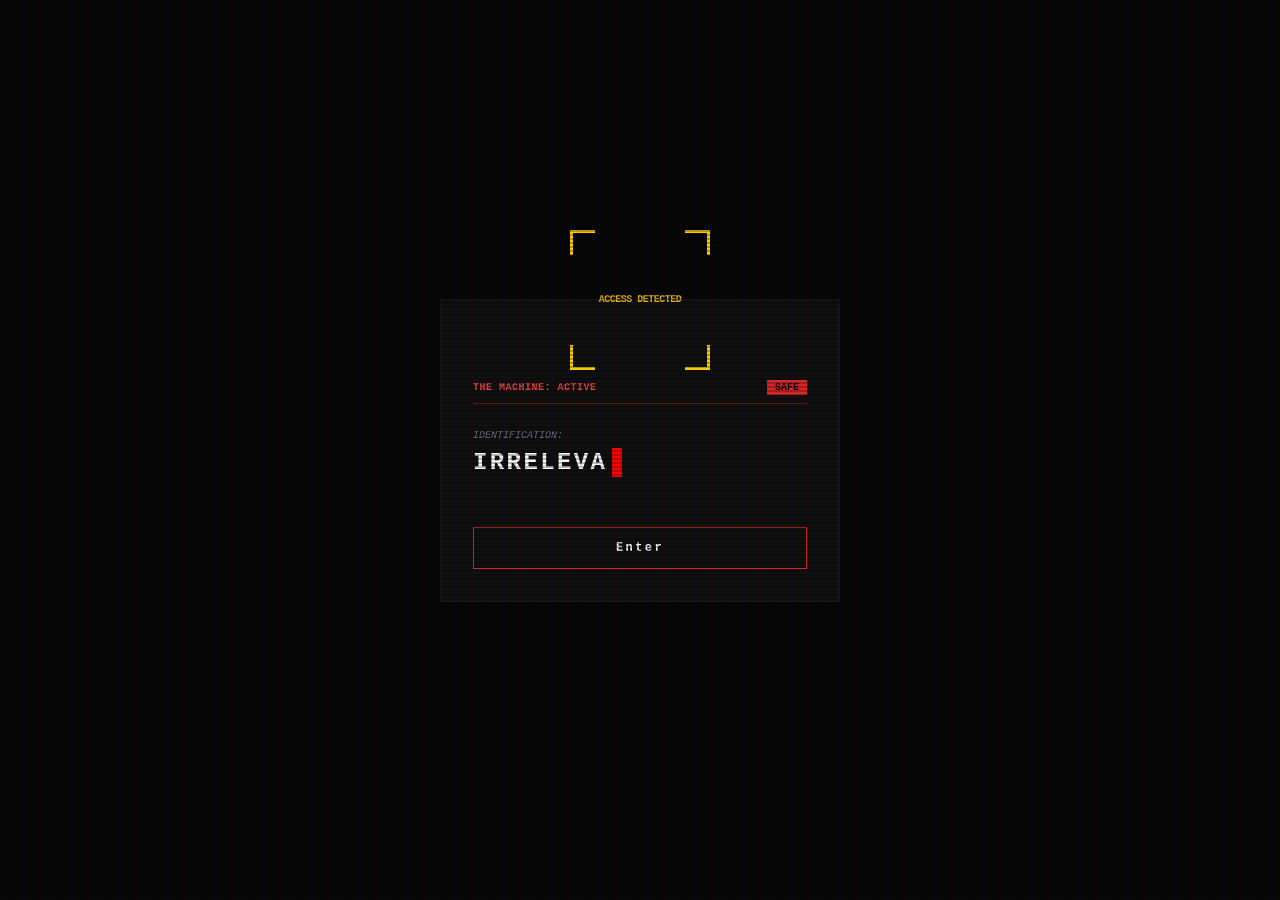
<file: index.html>
<!doctype html>
<html lang="zh-CN">
  <head>
    <meta charset="UTF-8" />
    <meta name="viewport" content="width=device-width, initial-scale=1.0" />
    <title>SYSTEM ACCESS | THE MACHINE</title>
    <link rel="icon" type="image/png" sizes="64x64" href="Favicon.png" />
    <link rel="apple-touch-icon" href="apple-touch-icon.png" />
    <link rel="prefetch" href="./assets/fonts/jinkai.css" />
    <!-- 门页的下一站：点 Enter 才跳，但趁在门页上的这段时间先把它抓进缓存。
         不预取的话，冷缓存点下去要现下 about.html + md.css；而本页开了跨文档
         view transition，新页面没准备好之前浏览器会一直停在门页的静止快照上，
         用户看到的就是「点了半天不跳转」。 -->
    <link rel="prefetch" href="./about.html" />
    <link rel="prefetch" href="./assets/md.css" />
    <!-- 原来这里加载的是 Tailwind 的 Play CDN（cdn.tailwindcss.com）——
         那是「浏览器内实时编译」版，实测 398KB，官方明确标注不要用于生产：
         它会阻塞解析、然后在浏览器里现场编译 CSS，首屏要 2 秒多。
         本页实际只用到下面这一组工具类，这里把等价 CSS 直接写出来，
         去掉整包依赖（净省约 398KB，且不再依赖国外 CDN）。 -->
    <style>
      /* 进入首页时用一次跨文档交叉淡变（仅 180ms）：
         终端门页（深色）→ 明色主页，直接瞬切会「啪」一下。
         不支持的浏览器会自动忽略，行为与现在完全一致。 */
      @view-transition {
        navigation: auto;
      }

      ::view-transition-old(root),
      ::view-transition-new(root) {
        animation-duration: 180ms;
        animation-timing-function: cubic-bezier(0.2, 0, 0, 1);
      }

      /* ---- 基础重置：等价于 Tailwind preflight 中本页会用到的部分 ---- */
      *,
      ::before,
      ::after {
        box-sizing: border-box;
        border-width: 0;
        border-style: solid;
        border-color: #e5e7eb;
      }

      html {
        line-height: 1.5;
        -webkit-text-size-adjust: 100%;
      }

      body {
        margin: 0;
        line-height: inherit;
      }

      h1,
      h2,
      h3,
      h4,
      h5,
      h6 {
        margin: 0;
        font-size: inherit;
        font-weight: inherit;
      }

      p {
        margin: 0;
      }

      button {
        margin: 0;
        padding: 0;
        font-family: inherit;
        font-size: 100%;
        font-weight: inherit;
        line-height: inherit;
        color: inherit;
        text-transform: none;
        background-color: transparent;
        background-image: none;
        cursor: pointer;
        -webkit-appearance: button;
      }

      /* ---- 本页用到的工具类 ---- */
      /* 布局 */
      .absolute {
        position: absolute;
      }
      .inset-0 {
        top: 0;
        right: 0;
        bottom: 0;
        left: 0;
      }
      .flex {
        display: flex;
      }
      .hidden {
        display: none;
      }
      .items-center {
        align-items: center;
      }
      .justify-between {
        justify-content: space-between;
      }
      .justify-center {
        justify-content: center;
      }

      /* 尺寸 */
      .w-full {
        width: 100%;
      }
      .w-0 {
        width: 0;
      }
      .h-full {
        height: 100%;
      }
      .h-1 {
        height: 0.25rem;
      }

      /* 间距 */
      .mt-4 {
        margin-top: 1rem;
      }
      .mt-12 {
        margin-top: 3rem;
      }
      .pt-6 {
        padding-top: 1.5rem;
      }
      .pb-2 {
        padding-bottom: 0.5rem;
      }
      .px-2 {
        padding-left: 0.5rem;
        padding-right: 0.5rem;
      }
      .py-3 {
        padding-top: 0.75rem;
        padding-bottom: 0.75rem;
      }
      .space-y-1 > * + * {
        margin-top: 0.25rem;
      }
      .space-y-2 > * + * {
        margin-top: 0.5rem;
      }
      .space-y-6 > * + * {
        margin-top: 1.5rem;
      }

      /* 文字 */
      .text-\[9px\] {
        font-size: 9px;
      }
      .text-\[10px\] {
        font-size: 10px;
      }
      .text-xs {
        font-size: 0.75rem;
        line-height: 1rem;
      }
      .text-2xl {
        font-size: 1.5rem;
        line-height: 2rem;
      }
      .font-bold {
        font-weight: 700;
      }
      .italic {
        font-style: italic;
      }
      .uppercase {
        text-transform: uppercase;
      }
      .text-center {
        text-align: center;
      }
      .tracking-tighter {
        letter-spacing: -0.05em;
      }
      .tracking-wider {
        letter-spacing: 0.05em;
      }
      .tracking-widest {
        letter-spacing: 0.1em;
      }
      .tracking-\[0\.2em\] {
        letter-spacing: 0.2em;
      }

      /* 颜色 */
      .text-white {
        color: #fff;
      }
      .text-black {
        color: #000;
      }
      .text-red-500 {
        color: #ef4444;
      }
      .text-yellow-500 {
        color: #eab308;
      }
      .text-gray-500 {
        color: #6b7280;
      }
      .bg-red-600 {
        background-color: #dc2626;
      }
      .bg-gray-900 {
        background-color: #111827;
      }

      /* 描边 */
      .border {
        border-width: 1px;
      }
      .border-b {
        border-bottom-width: 1px;
      }
      .border-red-600 {
        border-color: #dc2626;
      }
      .border-red-900 {
        border-color: #7f1d1d;
      }

      /* 动效 */
      .transition-all {
        transition-property: all;
        transition-timing-function: cubic-bezier(0.4, 0, 0.2, 1);
        transition-duration: 150ms;
      }
      .duration-700 {
        transition-duration: 700ms;
      }
      .animate-pulse {
        animation: tw-pulse 2s cubic-bezier(0.4, 0, 0.6, 1) infinite;
      }
      @keyframes tw-pulse {
        0%,
        100% {
          opacity: 1;
        }
        50% {
          opacity: 0.5;
        }
      }

      /* 交互态 */
      .hover\:bg-red-600:hover {
        background-color: #dc2626;
      }
      .active\:scale-95:active {
        transform: scale(0.95);
      }

      /* ---- 动效令牌 + 修掉两处手感问题 ---- */
      :root {
        --dur-instant: 90ms;
        --dur-fast: 180ms;
        --ease-out-expo: cubic-bezier(0.16, 1, 0.3, 1);
        --ease-out-circ: cubic-bezier(0, 0.55, 0.45, 1);
      }

      /* 进度条：原来动的是 width（每帧触发布局），改成 scaleX 只走合成层 */
      #bar {
        transform: scaleX(0);
        transform-origin: left center;
        transition: transform 900ms var(--ease-out-circ);
        will-change: transform;
      }

      /* 按钮：原来 transition-all 会把颜色/阴影/缩放全带上（还包含布局属性），
         收窄成背景色 + 缩放，并补上键盘可达的焦点环 */
      #init-btn {
        transition:
          background-color var(--dur-fast) var(--ease-out-expo),
          color var(--dur-fast) var(--ease-out-expo),
          transform var(--dur-instant) var(--ease-out-circ);
      }

      #init-btn:hover {
        background-color: #dc2626;
        color: #000;
      }

      #init-btn:focus-visible {
        outline: 3px solid var(--poi-yellow);
        outline-offset: 3px;
      }

      #init-btn:active {
        transform: scale(0.95);
      }

      /* 捕捉框的呼吸：改用 in-out 缓动，幅度收一点，别抢戏 */
      .target-box {
        animation: pulse-target 2400ms cubic-bezier(0.76, 0, 0.24, 1) infinite;
      }

      /* 入口页不跟随系统的「减弱动效」偏好。
         这一页的「活气」几乎全在打字机 + 呼吸框 + 光标闪烁上；而 Windows 的
         「设置 → 辅助功能 → 视觉效果 → 动画效果」一关，浏览器就报
         prefers-reduced-motion: reduce —— 实测那一档下整页会变成一张静止的图
         （CSS 动画 0 个、名字一次性出现、微倾也不绑）。
         站点其它页面的动效层（md.css）仍然照常按 reduce 降级。 */
    </style>
    <style>
      :root {
        --poi-red: #ff0000;
        --poi-yellow: #ffcc00;
        --poi-bg: #050505;
      }

      body {
        background-color: var(--poi-bg);
        color: white;
        font-family: "Courier New", Courier, monospace;
        overflow: hidden;
        height: 100vh;
        perspective: 1000px;
      }

      /* 扫描线 */
      body::before {
        content: " ";
        position: fixed;
        top: 0;
        left: 0;
        bottom: 0;
        right: 0;
        background:
          linear-gradient(rgba(18, 16, 16, 0) 50%, rgba(0, 0, 0, 0.25) 50%),
          linear-gradient(
            90deg,
            rgba(255, 0, 0, 0.05),
            rgba(0, 255, 0, 0.02),
            rgba(0, 0, 255, 0.05)
          );
        background-size:
          100% 4px,
          3px 100%;
        z-index: 100;
        pointer-events: none;
      }

      .scene {
        width: 100%;
        height: 100%;
        display: flex;
        align-items: center;
        justify-content: center;
      }
      .machine-card {
        width: 400px;
        padding: 2rem;
        background: rgba(15, 15, 15, 0.95);
        border: 1px solid rgba(255, 255, 255, 0.05);
        position: relative;
        transform-style: preserve-3d;
        /* 注意：这里的 transform 由 JS 每帧写（帧率无关的逼近），
           所以不能再挂 CSS transition —— 两个滤波器叠加会变成「慢半拍还抖」。 */
      }

      /* 💡 修复后的捕捉框：物理定位四个 L 型角 */
      .target-box {
        position: absolute;
        width: 140px;
        height: 140px;
        top: -70px;
        left: 50%;
        transform: translateX(-50%) translateZ(60px);
        animation: pulse-target 2.5s infinite;
      }

      /* L 型角通用样式 */
      .corner {
        position: absolute;
        width: 25px;
        height: 25px;
        border: 3px solid var(--poi-yellow);
      }
      .top-left {
        top: 0;
        left: 0;
        border-right: 0;
        border-bottom: 0;
      }
      .top-right {
        top: 0;
        right: 0;
        border-left: 0;
        border-bottom: 0;
      }
      .bottom-left {
        bottom: 0;
        left: 0;
        border-right: 0;
        border-top: 0;
      }
      .bottom-right {
        bottom: 0;
        right: 0;
        border-left: 0;
        border-top: 0;
      }

      @keyframes pulse-target {
        0%,
        100% {
          transform: translateX(-50%) translateZ(60px) scale(1);
          opacity: 1;
        }
        50% {
          transform: translateX(-50%) translateZ(60px) scale(1.08);
          opacity: 0.7;
        }
      }

      .cursor {
        display: inline-block;
        width: 10px;
        height: 1.2em;
        background: var(--poi-red);
        margin-left: 5px;
        animation: blink 1s infinite;
        vertical-align: middle;
      }
      @keyframes blink {
        50% {
          opacity: 0;
        }
      }
    </style>
    <link rel="stylesheet" href="./assets/theme.css" />
    <script defer src="./assets/click-effects.js"></script>
  </head>
  <body>
    <div class="scene" id="scene">
      <div class="machine-card" id="card">
        <div class="target-box">
          <div class="corner top-left"></div>
          <div class="corner top-right"></div>
          <div class="corner bottom-left"></div>
          <div class="corner bottom-right"></div>
          <div
            class="absolute inset-0 flex items-center justify-center text-[10px] text-yellow-500 font-bold tracking-tighter uppercase"
          >
            Access Detected
          </div>
        </div>

        <div class="mt-12 space-y-6">
          <div
            class="flex justify-between items-center border-b border-red-900 pb-2 text-[10px]"
          >
            <span class="text-red-500 font-bold uppercase tracking-wider"
              >The Machine: Active</span
            >
            <span class="bg-red-600 px-2 text-black font-bold">SAFE</span>
          </div>

          <div class="space-y-1">
            <p class="text-[10px] text-gray-500 italic">IDENTIFICATION:</p>
            <h1
              class="text-2xl font-bold tracking-widest uppercase text-white"
              id="typed-name"
            ></h1>
          </div>

          <div class="pt-6">
            <button
              id="init-btn"
              onclick="startSequence()"
              class="w-full border border-red-600 py-3 hover:bg-red-600 transition-all text-xs tracking-[0.2em] font-bold text-white active:scale-95"
            >
              Enter
            </button>
            <div id="loader" class="hidden mt-4 space-y-2">
              <div class="w-full bg-gray-900 h-1">
                <div id="bar" class="bg-red-600 h-full w-0"></div>
              </div>
              <p
                class="text-[9px] text-red-500 animate-pulse uppercase text-center font-bold"
              >
                Establishing Secure Connection...
              </p>
            </div>
          </div>
        </div>
      </div>
    </div>

    <script>
      const card = document.getElementById("card");
      const typedName = document.getElementById("typed-name");
      const nameText = "IRRELEVANT_GUEST";

      // 💡 新增：锁机制
      let isProcessing = false;

      /* 打字机：原来用 innerHTML += 逐字拼（每字重解析一次 HTML），
         改成「一个纯文本节点装名字 + 一个独立光标 span」——每字只写文本，
         没有元素级 DOM 变动。无动画偏好时不做逐字，直接整段出现。 */
      const nameNode = document.createTextNode("");
      typedName.appendChild(nameNode);
      typedName.appendChild(document.createElement("span")).className = "cursor";

      let i = 0;
      function typeWriter() {
        if (i < nameText.length) {
          nameNode.nodeValue += nameText.charAt(i);
          i++;
          setTimeout(typeWriter, 120);
        }
      }
      /* 打字机无条件跑：这是门页唯一的入场叙事（一次性、不晃眼），
         不该被系统的「减弱动效」关掉 —— 之前跟着 canTilt 一起关，
         结果开了那个开关的人看到的是一个静止的页面。 */
      window.onload = () => {
        typeWriter();
      };

      /* ---- 卡片跟随鼠标微倾（带纵深：卡片里那个捕捉框在 translateZ(60px)，
              所以倾斜时会有真实视差，不是平面歪一下） ----
         规则来自 motion-web：凡是「跟随」的东西，都不能把鼠标坐标直接写进
         transform —— 那样帧率越高越抖、而且永远停不下来。正确做法是每帧用
         1 - exp(-k·dt) 逼近目标：
           · k 与帧率无关，60Hz / 120Hz 手感一致；
           · 逼近到阈值就直接吸附到目标并停掉 rAF（静止时零开销，不会一直微晃）；
           · 指针离开窗口时回到中位，同样是「到达并停住」。 */
      const TILT_MAX = 8; // 最大倾角（度）
      const TILT_K = 14; // 逼近速度：越大越跟手，越小越飘
      const TILT_EPS = 0.02; // 何时算「到位」
      /* 微倾同样不受「减弱动效」影响：这一页的纵深全靠它，
         关掉之后卡片就是一张钉死的平面图（站长明确要求入口页保留动效）。 */

      let tiltTargetX = 0;
      let tiltTargetY = 0;
      let tiltX = 0;
      let tiltY = 0;
      let tiltLast = 0;
      let tiltRaf = 0;

      function tiltStep(now) {
        /* dt 必须夹在 [0, 0.05]：rAF 给的时间戳可能比 tiltTo 里的 performance.now()
           还早一点点（同一帧内），负的 dt 会让逼近系数变成负数（反着跑） */
        const dt = Math.max(0, Math.min((now - tiltLast) / 1000, 0.05));
        tiltLast = now;
        const a = 1 - Math.exp(-TILT_K * dt); // 帧率无关的逼近系数

        tiltX += (tiltTargetX - tiltX) * a;
        tiltY += (tiltTargetY - tiltY) * a;

        if (
          Math.abs(tiltTargetX - tiltX) <= TILT_EPS &&
          Math.abs(tiltTargetY - tiltY) <= TILT_EPS
        ) {
          /* 到位：吸附 + 写最后一次 + 收工（停 rAF、摘掉 will-change） */
          tiltX = tiltTargetX;
          tiltY = tiltTargetY;
          card.style.transform = `rotateY(${tiltX}deg) rotateX(${tiltY}deg)`;
          card.style.willChange = "";
          tiltRaf = 0;
          return;
        }

        card.style.transform = `rotateY(${tiltX.toFixed(3)}deg) rotateX(${tiltY.toFixed(3)}deg)`;
        tiltRaf = requestAnimationFrame(tiltStep);
      }

      function tiltTo(x, y) {
        tiltTargetX = x;
        tiltTargetY = y;
        if (tiltRaf) return;
        card.style.willChange = "transform"; // 只在真正动的时候挂
        tiltLast = performance.now();
        tiltRaf = requestAnimationFrame(tiltStep);
      }

      document.addEventListener("pointermove", (e) => {
        const nx = (e.clientX / window.innerWidth) * 2 - 1; // -1 .. 1
        const ny = (e.clientY / window.innerHeight) * 2 - 1;
        tiltTo(-nx * TILT_MAX, ny * TILT_MAX);
      });

      /* 指针离开窗口：回到正前方，同样会停在 0 */
      document.addEventListener("pointerleave", () => tiltTo(0, 0));
      window.addEventListener("blur", () => tiltTo(0, 0));

      /* ---- 进站：点 Enter 之后那段「建立安全连接」的动画 ----

         用户的反馈是「有时候点了半天不动」。原来这段的逻辑有三处问题：
         ① 动画 1.4 秒走完，还要再干等 200ms 才跳（写死 1600ms）；
         ② 跳转目标没预取 —— 冷缓存时要现下 about.html + md.css，而本页开了
            跨文档 view transition，新页面没准备好之前浏览器一直停在门页的
            静止快照上，看起来就是「点了没反应」；
         ③ 从主页按「后退」回来时，浏览器从 bfcache 恢复这一页：按钮藏着、
            isProcessing 还是 true、上一轮的跳转定时器还活着 —— 于是这一页
            彻底点不动，还会自己弹回主页。

         现在：进度条走完（900ms）就跳，导航目标预取，bfcache 回来把状态复位，
         另外加一个看门狗，导航真没提交时把按钮还回去。 */

      let navTimer = 0; // 兜底 / 看门狗
      let barEnded = null; // transitionend 监听器引用
      let leaving = false; // 已经离开这一页（导航提交了）

      function go() {
        if (navTimer) {
          clearTimeout(navTimer);
          navTimer = 0;
        }
        window.location.href = "about.html";
      }

      /* 把门页复位成「可以再点一次」的样子 */
      function resetDoor(hint) {
        if (navTimer) {
          clearTimeout(navTimer);
          navTimer = 0;
        }

        const btn = document.getElementById("init-btn");
        const loader = document.getElementById("loader");
        const bar = document.getElementById("bar");
        const tip = loader && loader.querySelector("p");

        if (barEnded) {
          bar.removeEventListener("transitionend", barEnded);
          barEnded = null;
        }

        isProcessing = false;
        leaving = false;

        if (btn) btn.classList.remove("hidden");
        if (bar) bar.style.transform = "scaleX(0)";

        if (hint && loader && tip) {
          /* 保留 loader 当提示条，同时把按钮还回去，别让人干等 */
          tip.textContent = hint;
        } else {
          if (loader) loader.classList.add("hidden");
          if (tip) tip.textContent = "Establishing Secure Connection...";
        }
      }

      function startSequence() {
        if (isProcessing) return;
        isProcessing = true;

        const btn = document.getElementById("init-btn");
        const loader = document.getElementById("loader");
        const bar = document.getElementById("bar");

        btn.classList.add("hidden");
        loader.classList.remove("hidden");

        /* loader 刚从 display:none 变可见，得先让浏览器画一帧，
           下一帧再改 transform，过渡才会真的跑起来 */
        requestAnimationFrame(() => {
          requestAnimationFrame(() => {
            bar.style.transform = "scaleX(1)";
          });
        });

        /* 进度条走完就进站 —— 动画结束本身就是跳转信号 */
        barEnded = (event) => {
          if (event.target !== bar) return;
          bar.removeEventListener("transitionend", barEnded);
          barEnded = null;
          go();
        };
        bar.addEventListener("transitionend", barEnded);

        /* 兜底：过渡没跑起来（比如被系统动效开关吃掉）也照样进站 */
        navTimer = setTimeout(go, 1600);

        /* 看门狗：6 秒后还停在这一页、而且导航没提交，说明真的没跳成
           （断网 / 目标打不开）。把按钮还回去，别对着转圈的页面干等。 */
        setTimeout(() => {
          if (leaving || !isProcessing) return;
          resetDoor("连接超时 · 再点一次 Enter");
        }, 6000);
      }

      /* 导航提交时把待办定时器清掉，标记已离开 */
      window.addEventListener("pagehide", () => {
        leaving = true;

        if (navTimer) {
          clearTimeout(navTimer);
          navTimer = 0;
        }
      });

      /* 从 bfcache 回来（按了「后退」）：整页复位，否则门页永久点不动，
         而且上一轮遗留的跳转定时器会立刻把人又弹回主页 */
      window.addEventListener("pageshow", (event) => {
        if (!event.persisted) return;
        resetDoor();
      });
    </script>
  </body>
</html>
</file>
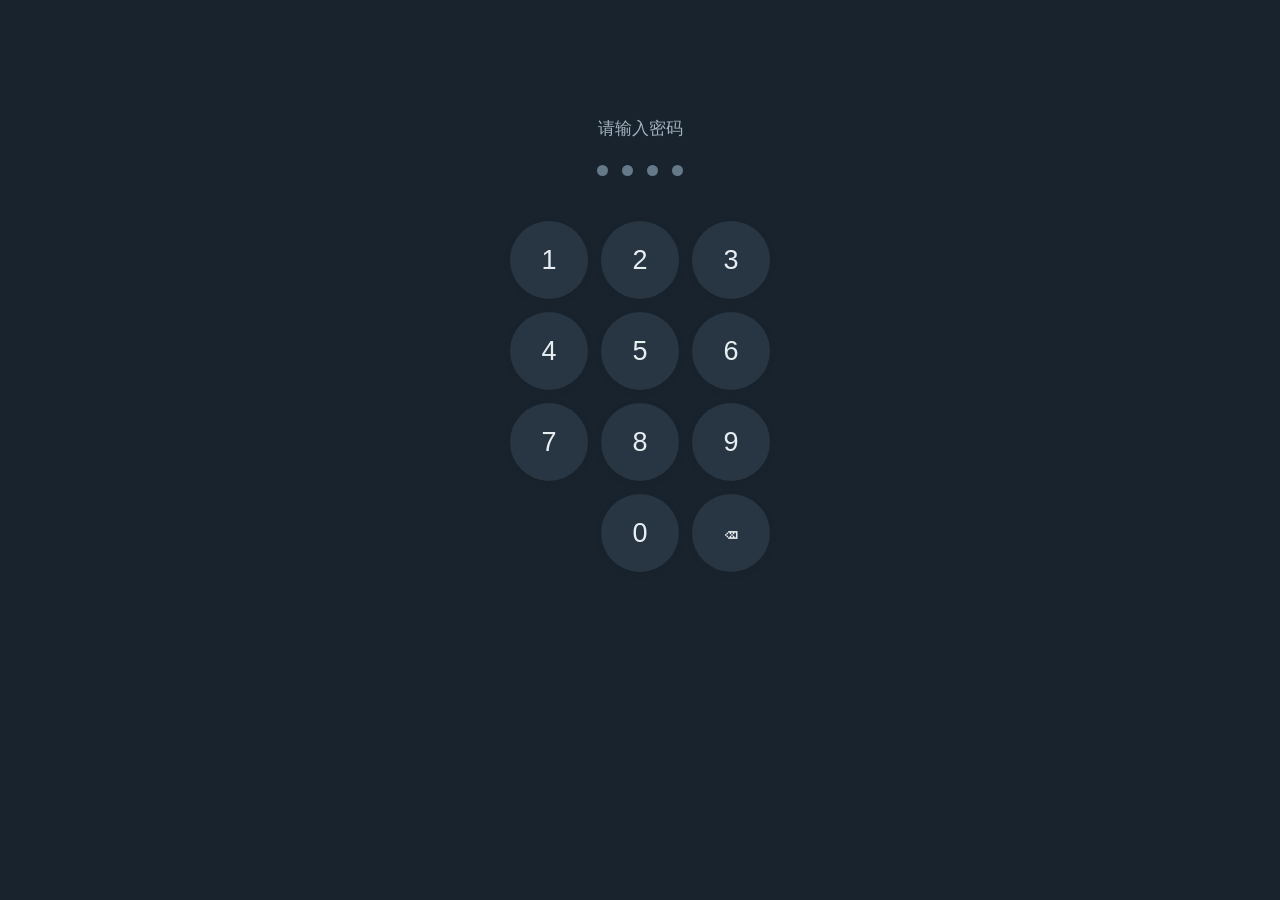
<file: letter.html>
<!doctype html>
<html data-site-theme="dark" lang="zh-CN">
  <head>
    <meta charset="UTF-8" />
    <meta name="viewport" content="width=device-width, initial-scale=1.0" />
    <title>第一封</title>
    <link rel="icon" type="image/png" sizes="64x64" href="Favicon.png" />
    <link rel="apple-touch-icon" href="apple-touch-icon.png" />

    <link rel="preconnect" href="https://cdn.jsdelivr.net" crossorigin />
    <link rel="stylesheet" href="./assets/fonts/jinkai.css" media="not all" data-jinkai />
    <script defer src="./assets/font-loader.js?v=cdn1" onerror="this.previousElementSibling.media='all'"></script>
    <noscript><link rel="stylesheet" href="./assets/fonts/jinkai.css" /></noscript>

    <style>
      * {
        box-sizing: border-box;
        -webkit-tap-highlight-color: transparent;
      }

      html,
      body {
        margin: 0;
        width: 100%;
        height: 100%;
      }

      body {
        overflow: auto;
        background: var(--md-background);
        color: var(--md-on-surface);

        font-family:
          -apple-system, BlinkMacSystemFont, "Segoe UI", "Microsoft YaHei",
          "PingFang SC", sans-serif;
      }

      /* =========================================================
           密码页面
        ========================================================= */

      #loginBox {
        position: fixed;
        inset: 0;
        overflow: hidden;

        width: 100%;
        height: 100vh;

        display: flex;
        flex-direction: column;
        align-items: center;

        padding-top: 13vh;

        background: var(--md-background);

        transition: opacity 0.35s ease;
      }

      /* 提示文字 */

      #message {
        height: 28px;
        margin-bottom: 20px;

        font-size: 17px;
        font-weight: 400;

        color: var(--md-on-surface-muted);

        transition: color 0.2s ease;
      }

      #message.error {
        color: var(--md-error);
      }

      /* =========================================================
           密码圆点
        ========================================================= */

      #dots {
        display: flex;
        justify-content: center;

        gap: 14px;

        margin-bottom: 45px;
      }

      .dot {
        width: 11px;
        height: 11px;

        border-radius: 50%;

        background: var(--md-outline);

        transition:
          background 0.15s ease,
          transform 0.15s ease;
      }

      .dot.active {
        background: var(--md-primary);
        transform: scale(1.05);
      }

      /* 错误抖动 */

      #dots.shake {
        animation: shake 0.35s ease;
      }

      @keyframes shake {
        0% {
          transform: translateX(0);
        }

        20% {
          transform: translateX(-8px);
        }

        40% {
          transform: translateX(8px);
        }

        60% {
          transform: translateX(-6px);
        }

        80% {
          transform: translateX(6px);
        }

        100% {
          transform: translateX(0);
        }
      }

      /* =========================================================
           数字键盘
        ========================================================= */

      #keypad {
        width: 280px;

        display: grid;

        grid-template-columns: repeat(3, 78px);

        grid-auto-rows: 78px;

        justify-content: center;

        gap: 13px;
      }

      .key {
        width: 78px;
        height: 78px;

        border: none;
        border-radius: 50%;

        background: var(--md-surface);
        color: var(--md-on-surface);

        font-size: 27px;
        font-weight: 400;

        cursor: pointer;

        box-shadow: 0 2px 8px rgba(0, 0, 0, 0.06);

        transition:
          transform 0.08s ease,
          background 0.08s ease;
      }

      .key:active {
        transform: scale(0.9);
        background: var(--md-surface-variant);
      }

      .empty {
        visibility: hidden;
      }

      .delete {
        font-size: 25px;
      }

      /* =========================================================
           信件页面
        ========================================================= */

      #content {
        position: fixed;

        inset: 0;

        height: 100%;

        background: var(--md-surface);

        opacity: 0;

        pointer-events: none;

        transition: opacity 0.35s ease;

        overflow-y: auto;

        -webkit-overflow-scrolling: touch;

        overscroll-behavior: contain;
      }

      #content.show {
        opacity: 1;
        pointer-events: auto;
      }

      /* =========================================================
           信件主体
        ========================================================= */

      #letter {
        width: 100%;
        max-width: 760px;

        margin: 0 auto;

        padding: 48px 26px 80px;

        color: var(--md-on-surface);

        font-family:
          var(--site-font, -apple-system),
          BlinkMacSystemFont,
          "Segoe UI",
          "Microsoft YaHei",
          "PingFang SC",
          sans-serif;

        font-size: 17px;

        line-height: 1.9;

        word-wrap: break-word;
        overflow-wrap: break-word;
      }

      /* =========================================================
           Markdown 标题
        ========================================================= */

      #letter h1 {
        margin: 0 0 38px;

        padding: 0;

        font-size: 30px;

        line-height: 1.4;

        font-weight: 700;

        color: var(--md-on-surface);

        text-align: center;
      }

      #letter h2 {
        margin: 42px 0 22px;

        padding: 0;

        font-size: 24px;

        line-height: 1.45;

        font-weight: 700;

        color: var(--md-on-surface);
      }

      #letter h3 {
        margin: 30px 0 16px;

        font-size: 20px;

        line-height: 1.45;

        font-weight: 600;
      }

      /* =========================================================
           段落
        ========================================================= */

      #letter p {
        margin: 0 0 22px;

        padding: 0;
      }

      /* 最后一段落不要额外留太大空间 */

      #letter p:last-child {
        margin-bottom: 0;
      }

      /* =========================================================
           粗体
        ========================================================= */

      #letter strong {
        font-weight: 700;
      }

      /* =========================================================
           斜体
        ========================================================= */

      #letter em {
        font-style: italic;
      }

      /* =========================================================
           引用
        ========================================================= */

      #letter blockquote {
        margin: 24px 0;

        padding: 12px 18px;

        border-left: 4px solid var(--md-outline);

        background: var(--md-surface-container);

        color: var(--md-on-surface-variant);

        line-height: 1.8;
      }

      #letter blockquote p {
        margin: 0;
      }

      /* =========================================================
           列表
        ========================================================= */

      #letter ul,
      #letter ol {
        margin: 0 0 24px;

        padding-left: 30px;
      }

      #letter li {
        margin-bottom: 10px;

        padding-left: 4px;
      }

      /* =========================================================
           分割线
        ========================================================= */

      #letter hr {
        margin: 38px 0;

        border: none;

        border-top: 1px solid var(--md-surface-variant);
      }

      /* =========================================================
           链接
        ========================================================= */

      #letter a {
        color: var(--md-primary);

        text-decoration: none;
      }

      /* =========================================================
           行内代码
        ========================================================= */

      #letter code {
        padding: 2px 6px;

        border-radius: 5px;

        background: var(--md-background);

        font-family: "SFMono-Regular", Consolas, monospace;

        font-size: 0.9em;
      }

      /* =========================================================
           代码块
        ========================================================= */

      #letter pre {
        margin: 20px 0;

        padding: 16px;

        border-radius: 10px;

        background: var(--md-background);

        overflow-x: auto;
      }

      #letter pre code {
        padding: 0;

        background: none;
      }

      /* =========================================================
           图片
        ========================================================= */

      #letter img {
        max-width: 100%;
        height: auto;

        border-radius: 10px;
      }

      /* =========================================================
           落款
        ========================================================= */

      #letter .signature {
        margin-top: 42px;

        text-align: right;

        line-height: 1.8;
      }

      #letter .signature p {
        margin: 0;
      }

      /* =========================================================
           手机屏幕适配
        ========================================================= */

      @media (max-width: 600px) {
        #letter {
          padding: 38px 22px 70px;

          font-size: 16px;

          line-height: 1.9;
        }

        #letter h1 {
          font-size: 27px;

          margin-bottom: 32px;
        }

        #letter h2 {
          font-size: 22px;

          margin-top: 38px;
        }

        #letter h3 {
          font-size: 19px;
        }
      }

      @media (max-width: 400px) {
        #loginBox {
          padding-top: 10vh;
        }

        #dots {
          margin-bottom: 35px;
        }

        #keypad {
          width: 250px;

          grid-template-columns: repeat(3, 70px);

          grid-auto-rows: 70px;

          gap: 11px;
        }

        .key {
          width: 70px;

          height: 70px;

          font-size: 25px;
        }

        #letter {
          padding: 32px 19px 65px;

          font-size: 16px;
        }

        #letter h1 {
          font-size: 26px;
        }

        #letter h2 {
          font-size: 21px;
        }
      }
    </style>
      <!-- 信件托管在家里的小主机上：提前把 TLS 握好 -->
    <link rel="preconnect" href="https://nav.classdisk.dynv6.net:9443" crossorigin />
  <link rel="stylesheet" href="./assets/theme.css" />
    <script defer src="./assets/click-effects.js"></script>
  </head>

  <body>
    <!-- =========================================================
         密码输入页面
    ========================================================= -->

    <div id="loginBox">
      <div id="message">请输入密码</div>

      <div id="dots">
        <div class="dot"></div>
        <div class="dot"></div>
        <div class="dot"></div>
        <div class="dot"></div>
      </div>

      <div id="keypad">
        <button class="key" onclick="pressKey('1')">1</button>

        <button class="key" onclick="pressKey('2')">2</button>

        <button class="key" onclick="pressKey('3')">3</button>

        <button class="key" onclick="pressKey('4')">4</button>

        <button class="key" onclick="pressKey('5')">5</button>

        <button class="key" onclick="pressKey('6')">6</button>

        <button class="key" onclick="pressKey('7')">7</button>

        <button class="key" onclick="pressKey('8')">8</button>

        <button class="key" onclick="pressKey('9')">9</button>

        <button class="key empty"></button>

        <button class="key" onclick="pressKey('0')">0</button>

        <button class="key delete" onclick="deleteKey()">⌫</button>
      </div>
    </div>

    <!-- =========================================================
         信件页面
    ========================================================= -->

    <div id="content">
      <article id="letter"></article>
    </div>

    <script>
      /* ---------------------------------------------------------
         信件正文不再写在这个页面里。

         输对密码后，才向家里的小主机取：
           https://nav.classdisk.dynv6.net:9443/letter.md?pwd=四位密码
         密码由服务端（nginx）校验：不对就直接拿不到文件，
         所以这个页面里既没有信的正文，也没有密码。

         （本页 = 第一封信。第二封信在 mfuvgs.html，界面一样、
           只是取的是 letter1.md、认的是另一个密码。）
         --------------------------------------------------------- */

      const LETTER_URL = "https://nav.classdisk.dynv6.net:9443/letter.md";

      const LETTER_TIMEOUT_MS = 30000;

      /* =========================================================
           Markdown 渲染
        ========================================================= */

      function escapeHTML(text) {
        return text
          .replace(/&/g, "&amp;")
          .replace(/</g, "&lt;")
          .replace(/>/g, "&gt;")
          .replace(/"/g, "&quot;")
          .replace(/'/g, "&#039;");
      }

      function renderMarkdown(markdown) {
        /*
         * 这里保留原本的 HTML 标签，
         * 同时支持 Markdown。
         *
         * 因为信件中使用了：
         *
         * <h1 align="center">
         * <div class="signature">
         *
         * 所以不能简单地把全部 HTML 转义。
         */

        let text = markdown;

        /* =====================================================
               代码块保护
            ===================================================== */

        const codeBlocks = [];

        text = text.replace(/```([\s\S]*?)```/g, function (match, code) {
          const index = codeBlocks.length;

          codeBlocks.push(
            "<pre><code>" + escapeHTML(code.trim()) + "</code></pre>",
          );

          return "@@CODEBLOCK" + index + "@@";
        });

        /* =====================================================
               Markdown 标题
            ===================================================== */

        text = text.replace(/^### (.*)$/gm, "<h3>$1</h3>");

        text = text.replace(/^## (.*)$/gm, "<h2>$1</h2>");

        text = text.replace(/^# (.*)$/gm, "<h1>$1</h1>");

        /* =====================================================
               Markdown 分割线
            ===================================================== */

        text = text.replace(/^---$/gm, "<hr>");

        /* =====================================================
               Markdown 引用
            ===================================================== */

        text = text.replace(/^> (.*)$/gm, "<blockquote>$1</blockquote>");

        /* =====================================================
               Markdown 无序列表
            ===================================================== */

        text = text.replace(/^[-*] (.*)$/gm, "<li>$1</li>");

        text = text.replace(/(?:<li>.*<\/li>\n?)+/g, function (match) {
          return "<ul>" + match + "</ul>";
        });

        /* =====================================================
               Markdown 有序列表
            ===================================================== */

        text = text.replace(/^\d+\. (.*)$/gm, "<li>$1</li>");

        /* =====================================================
               Markdown 粗体
            ===================================================== */

        text = text.replace(/\*\*(.*?)\*\*/g, "<strong>$1</strong>");

        /* =====================================================
               Markdown 斜体
            ===================================================== */

        text = text.replace(/(?<!\*)\*([^*]+)\*(?!\*)/g, "<em>$1</em>");

        /* =====================================================
               Markdown 行内代码
            ===================================================== */

        text = text.replace(/`([^`]+)`/g, "<code>$1</code>");

        /* =====================================================
               Markdown 图片
               （必须排在「链接」前面：否则 ![](…) 里的
                 [](…) 会先被链接规则吃掉，剩下一个孤零零的 !）
            ===================================================== */

        text = text.replace(
          /!\[([^\]]*)\]\((https?:\/\/[^\s)]+)\)/g,

          '<img src="$2" alt="$1">',
        );

        /* =====================================================
               Markdown 链接
            ===================================================== */

        text = text.replace(
          /\[([^\]]+)\]\((https?:\/\/[^\s)]+)\)/g,

          '<a href="$2" target="_blank" rel="noopener">$1</a>',
        );

        /* =====================================================
               处理普通段落
            ===================================================== */

        const lines = text.split("\n");

        let result = "";

        let paragraph = [];

        function flushParagraph() {
          if (paragraph.length === 0) {
            return;
          }

          const content = paragraph.join("<br>");

          result += "<p>" + content + "</p>";

          paragraph = [];
        }

        for (let i = 0; i < lines.length; i++) {
          const line = lines[i];

          const trimmed = line.trim();

          /*
           * 空行
           */

          if (trimmed === "") {
            flushParagraph();

            continue;
          }

          /*
           * HTML 标签
           */

          if (
            trimmed.startsWith("<h1") ||
            trimmed.startsWith("</h1") ||
            trimmed.startsWith("<h2") ||
            trimmed.startsWith("</h2") ||
            trimmed.startsWith("<h3") ||
            trimmed.startsWith("</h3") ||
            trimmed.startsWith("<hr") ||
            trimmed.startsWith("<blockquote") ||
            trimmed.startsWith("</blockquote") ||
            trimmed.startsWith("<ul") ||
            trimmed.startsWith("</ul") ||
            trimmed.startsWith("<ol") ||
            trimmed.startsWith("</ol") ||
            trimmed.startsWith("<li") ||
            trimmed.startsWith("</li") ||
            trimmed.startsWith("<div") ||
            trimmed.startsWith("</div") ||
            trimmed.startsWith("<p") ||
            trimmed.startsWith("</p") ||
            trimmed.startsWith("<img") ||
            trimmed.startsWith("@@CODEBLOCK")
          ) {
            flushParagraph();

            result += line;

            continue;
          }

          /*
           * 普通文字
           */

          paragraph.push(line);
        }

        flushParagraph();

        /* =====================================================
               恢复代码块
            ===================================================== */

        codeBlocks.forEach(function (codeBlock, index) {
          result = result.replace("@@CODEBLOCK" + index + "@@", codeBlock);
        });

        return result;
      }


      /* =========================================================
           密码系统

         密码本体的校验在服务端（nginx 的 ?pwd= 判断），
         这里只负责把四位数字发给服务器、再把拿回来的信渲染出来。
        ========================================================= */

      let password = "";

      /* 正在向服务器取信时，不接受新的按键 */
      let loading = false;

      function updateDots() {
        const dots = document.querySelectorAll(".dot");

        dots.forEach(function (dot, index) {
          if (index < password.length) {
            dot.classList.add("active");
          } else {
            dot.classList.remove("active");
          }
        });
      }

      /* =========================================================
           中文乱码防护

         优先按 UTF-8 解；万一拿到的是 GBK，解出来会满是 U+FFFD（），
         这时用 GBK 再解一次、取更干净的那个；
         顺手去掉 BOM，并把 CRLF 统一成 LF。
        ========================================================= */

      function decodeBytes(buffer) {
        const bytes = new Uint8Array(buffer);

        /* UTF-16 LE 的 BOM */
        if (bytes.length > 2 && bytes[0] === 0xff && bytes[1] === 0xfe) {
          return decodeAs("utf-16le", bytes).replace(/^\uFEFF/, "");
        }

        let text = decodeAs("utf-8", bytes);

        const broken = (text.match(/\uFFFD/g) || []).length;

        if (broken > 0) {
          try {
            const gbk = decodeAs("gbk", bytes);

            if ((gbk.match(/\uFFFD/g) || []).length < broken) {
              text = gbk;
            }
          } catch (error) {
            /* 浏览器不支持 gbk 就算了 */
          }
        }

        return text.replace(/^\uFEFF/, "").replace(/\r\n?/g, "\n");
      }

      function decodeAs(encoding, bytes) {
        if (typeof TextDecoder === "function") {
          try {
            return new TextDecoder(encoding, { fatal: false }).decode(bytes);
          } catch (error) {
            /* 不认识的编码名，走下面的兜底 */
          }
        }

        /* 老浏览器兜底：还原成 %XX 再 decodeURIComponent（等价 UTF-8 解码） */
        let escaped = "";

        for (let i = 0; i < bytes.length; i++) {
          escaped += "%" + ("0" + bytes[i].toString(16)).slice(-2);
        }

        try {
          return decodeURIComponent(escaped);
        } catch (error) {
          return String.fromCharCode.apply(null, bytes);
        }
      }

      /* =========================================================
           输入数字
        ========================================================= */

      function pressKey(number) {
        if (loading || password.length >= 4) {
          return;
        }

        const message = document.getElementById("message");

        if (message.classList.contains("error")) {
          message.textContent = "请输入密码";

          message.classList.remove("error");
        }

        password += number;

        updateDots();

        if (password.length === 4) {
          setTimeout(function () {
            unlock();
          }, 120);
        }
      }

      /* =========================================================
           删除
        ========================================================= */

      function deleteKey() {
        if (loading || password.length === 0) {
          return;
        }

        password = password.slice(0, -1);

        updateDots();
      }

      /* =========================================================
           取信 → 渲染

         密码不对：403/404；被限流：429；连不上：fetch 抛错。
         三种情况都给提示，并且清空重输。
        ========================================================= */

      async function unlock() {
        if (loading) {
          return;
        }

        loading = true;

        const message = document.getElementById("message");

        message.textContent = "正在打开…";

        message.classList.remove("error");

        let text = null;
        let error = "";

        const controller =
          typeof AbortController === "function" ? new AbortController() : null;

        const timer = setTimeout(function () {
          if (controller) {
            controller.abort();
          }
        }, LETTER_TIMEOUT_MS);

        try {
          const response = await fetch(
            LETTER_URL + "?pwd=" + encodeURIComponent(password),
            {
              cache: "no-store",
              signal: controller ? controller.signal : undefined,
            },
          );

          if (response.status === 429) {
            error = "尝试太频繁，等一会儿再试";
          } else if (!response.ok) {
            error = "密码错误";
          } else {
            text = decodeBytes(await response.arrayBuffer());
          }
        } catch (requestError) {
          error = "连不上服务器，检查网络后再试";
        } finally {
          clearTimeout(timer);
        }

        loading = false;

        if (error || text === null) {
          showError(error || "读取失败");

          return;
        }

        document.getElementById("letter").innerHTML = renderMarkdown(text);

        const loginBox = document.getElementById("loginBox");

        loginBox.style.opacity = "0";

        setTimeout(function () {
          loginBox.style.display = "none";

          document.getElementById("content").classList.add("show");
        }, 350);
      }

      /* =========================================================
           出错：提示 + 抖动 + 清空重输
        ========================================================= */

      function showError(text) {
        const message = document.getElementById("message");

        const dots = document.getElementById("dots");

        message.textContent = text;

        message.classList.add("error");

        /* 重新触发抖动 */

        dots.classList.remove("shake");

        void dots.offsetWidth;

        dots.classList.add("shake");

        setTimeout(function () {
          password = "";

          updateDots();

          message.textContent = "请输入密码";

          message.classList.remove("error");

          dots.classList.remove("shake");
        }, 900);
      }

      /* =========================================================
           电脑键盘
        ========================================================= */

      document.addEventListener("keydown", function (event) {
        if (/^[0-9]$/.test(event.key)) {
          pressKey(event.key);
        } else if (event.key === "Backspace") {
          deleteKey();
        }
      });

    </script>
  </body>
</html>
</file>
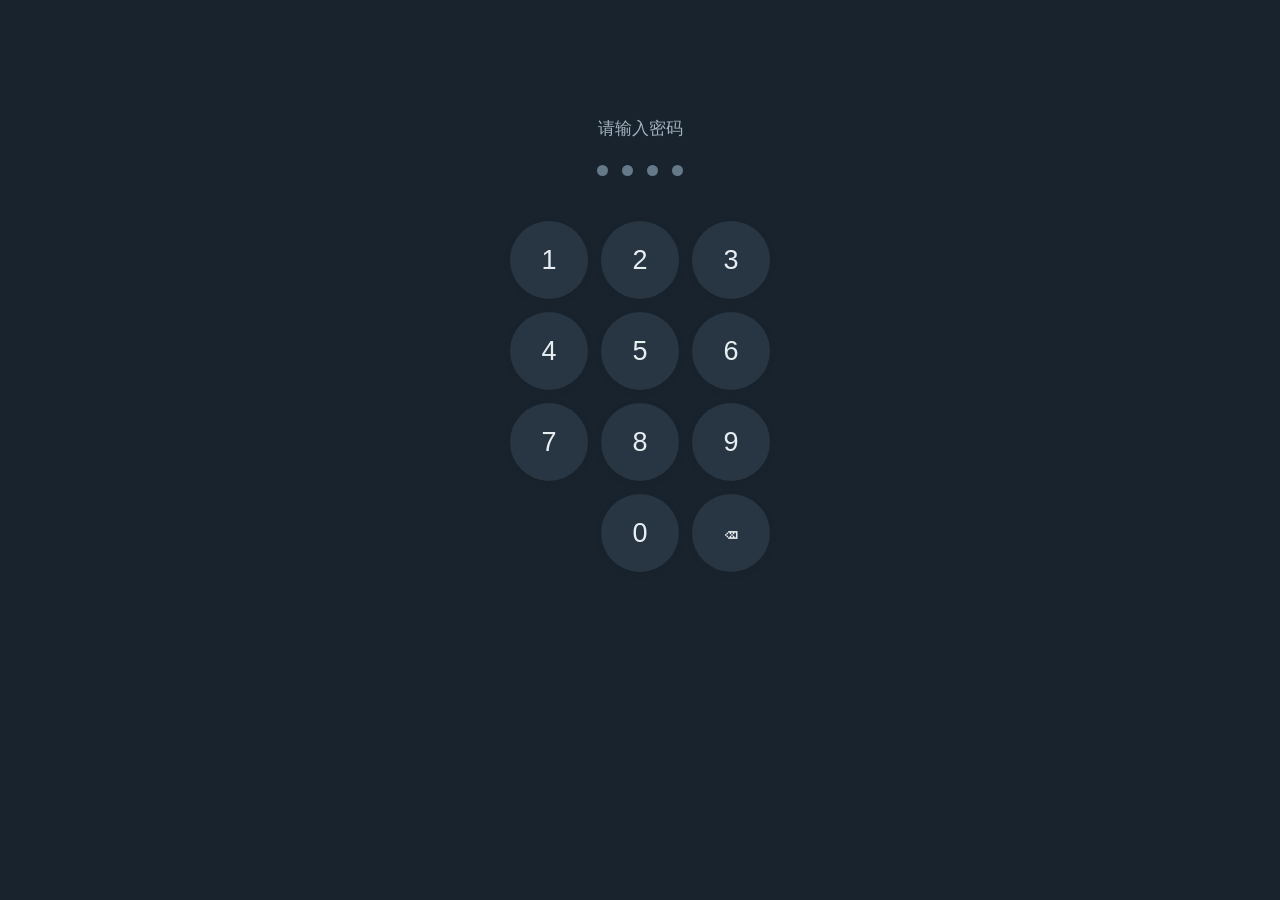
<file: mfuvgs.html>
<!doctype html>
<html data-site-theme="dark" lang="zh-CN">
  <head>
    <meta charset="UTF-8" />
    <meta name="viewport" content="width=device-width, initial-scale=1.0" />
    <title>第二封</title>
    <link rel="icon" type="image/png" sizes="64x64" href="Favicon.png" />
    <link rel="apple-touch-icon" href="apple-touch-icon.png" />

    <link rel="preconnect" href="https://cdn.jsdelivr.net" crossorigin />
    <link rel="stylesheet" href="./assets/fonts/jinkai.css" media="not all" data-jinkai />
    <script defer src="./assets/font-loader.js?v=cdn1" onerror="this.previousElementSibling.media='all'"></script>
    <noscript><link rel="stylesheet" href="./assets/fonts/jinkai.css" /></noscript>

    <style>
      * {
        box-sizing: border-box;
        -webkit-tap-highlight-color: transparent;
      }

      html,
      body {
        margin: 0;
        width: 100%;
        height: 100%;
      }

      body {
        overflow: auto;
        background: var(--md-background);
        color: var(--md-on-surface);

        font-family:
          -apple-system, BlinkMacSystemFont, "Segoe UI", "Microsoft YaHei",
          "PingFang SC", sans-serif;
      }

      /* =========================================================
           密码页面
        ========================================================= */

      #loginBox {
        position: fixed;
        inset: 0;
        overflow: hidden;

        width: 100%;
        height: 100vh;

        display: flex;
        flex-direction: column;
        align-items: center;

        padding-top: 13vh;

        background: var(--md-background);

        transition: opacity 0.35s ease;
      }

      /* 提示文字 */

      #message {
        height: 28px;
        margin-bottom: 20px;

        font-size: 17px;
        font-weight: 400;

        color: var(--md-on-surface-muted);

        transition: color 0.2s ease;
      }

      #message.error {
        color: var(--md-error);
      }

      /* =========================================================
           密码圆点
        ========================================================= */

      #dots {
        display: flex;
        justify-content: center;

        gap: 14px;

        margin-bottom: 45px;
      }

      .dot {
        width: 11px;
        height: 11px;

        border-radius: 50%;

        background: var(--md-outline);

        transition:
          background 0.15s ease,
          transform 0.15s ease;
      }

      .dot.active {
        background: var(--md-primary);
        transform: scale(1.05);
      }

      /* 错误抖动 */

      #dots.shake {
        animation: shake 0.35s ease;
      }

      @keyframes shake {
        0% {
          transform: translateX(0);
        }

        20% {
          transform: translateX(-8px);
        }

        40% {
          transform: translateX(8px);
        }

        60% {
          transform: translateX(-6px);
        }

        80% {
          transform: translateX(6px);
        }

        100% {
          transform: translateX(0);
        }
      }

      /* =========================================================
           数字键盘
        ========================================================= */

      #keypad {
        width: 280px;

        display: grid;

        grid-template-columns: repeat(3, 78px);

        grid-auto-rows: 78px;

        justify-content: center;

        gap: 13px;
      }

      .key {
        width: 78px;
        height: 78px;

        border: none;
        border-radius: 50%;

        background: var(--md-surface);
        color: var(--md-on-surface);

        font-size: 27px;
        font-weight: 400;

        cursor: pointer;

        box-shadow: 0 2px 8px rgba(0, 0, 0, 0.06);

        transition:
          transform 0.08s ease,
          background 0.08s ease;
      }

      .key:active {
        transform: scale(0.9);
        background: var(--md-surface-variant);
      }

      .empty {
        visibility: hidden;
      }

      .delete {
        font-size: 25px;
      }

      /* =========================================================
           信件页面
        ========================================================= */

      #content {
        position: fixed;

        inset: 0;

        height: 100%;

        background: var(--md-surface);

        opacity: 0;

        pointer-events: none;

        transition: opacity 0.35s ease;

        overflow-y: auto;

        -webkit-overflow-scrolling: touch;

        overscroll-behavior: contain;
      }

      #content.show {
        opacity: 1;
        pointer-events: auto;
      }

      /* =========================================================
           信件主体
        ========================================================= */

      #letter {
        width: 100%;
        max-width: 760px;

        margin: 0 auto;

        padding: 48px 26px 80px;

        color: var(--md-on-surface);

        font-family:
          var(--site-font, -apple-system),
          BlinkMacSystemFont,
          "Segoe UI",
          "Microsoft YaHei",
          "PingFang SC",
          sans-serif;

        font-size: 17px;

        line-height: 1.9;

        word-wrap: break-word;
        overflow-wrap: break-word;
      }

      /* =========================================================
           Markdown 标题
        ========================================================= */

      #letter h1 {
        margin: 0 0 38px;

        padding: 0;

        font-size: 30px;

        line-height: 1.4;

        font-weight: 700;

        color: var(--md-on-surface);

        text-align: center;
      }

      #letter h2 {
        margin: 42px 0 22px;

        padding: 0;

        font-size: 24px;

        line-height: 1.45;

        font-weight: 700;

        color: var(--md-on-surface);
      }

      #letter h3 {
        margin: 30px 0 16px;

        font-size: 20px;

        line-height: 1.45;

        font-weight: 600;
      }

      /* =========================================================
           段落
        ========================================================= */

      #letter p {
        margin: 0 0 22px;

        padding: 0;
      }

      /* 最后一段落不要额外留太大空间 */

      #letter p:last-child {
        margin-bottom: 0;
      }

      /* =========================================================
           粗体
        ========================================================= */

      #letter strong {
        font-weight: 700;
      }

      /* =========================================================
           斜体
        ========================================================= */

      #letter em {
        font-style: italic;
      }

      /* =========================================================
           引用
        ========================================================= */

      #letter blockquote {
        margin: 24px 0;

        padding: 12px 18px;

        border-left: 4px solid var(--md-outline);

        background: var(--md-surface-container);

        color: var(--md-on-surface-variant);

        line-height: 1.8;
      }

      #letter blockquote p {
        margin: 0;
      }

      /* =========================================================
           列表
        ========================================================= */

      #letter ul,
      #letter ol {
        margin: 0 0 24px;

        padding-left: 30px;
      }

      #letter li {
        margin-bottom: 10px;

        padding-left: 4px;
      }

      /* =========================================================
           分割线
        ========================================================= */

      #letter hr {
        margin: 38px 0;

        border: none;

        border-top: 1px solid var(--md-surface-variant);
      }

      /* =========================================================
           链接
        ========================================================= */

      #letter a {
        color: var(--md-primary);

        text-decoration: none;
      }

      /* =========================================================
           行内代码
        ========================================================= */

      #letter code {
        padding: 2px 6px;

        border-radius: 5px;

        background: var(--md-background);

        font-family: "SFMono-Regular", Consolas, monospace;

        font-size: 0.9em;
      }

      /* =========================================================
           代码块
        ========================================================= */

      #letter pre {
        margin: 20px 0;

        padding: 16px;

        border-radius: 10px;

        background: var(--md-background);

        overflow-x: auto;
      }

      #letter pre code {
        padding: 0;

        background: none;
      }

      /* =========================================================
           图片
        ========================================================= */

      #letter img {
        max-width: 100%;
        height: auto;

        border-radius: 10px;
      }

      /* =========================================================
           落款
        ========================================================= */

      #letter .signature {
        margin-top: 42px;

        text-align: right;

        line-height: 1.8;
      }

      #letter .signature p {
        margin: 0;
      }

      /* =========================================================
           配乐条（第二封信专属）
           解锁后才淡入，固定在底部；#letter 的 padding-bottom 已经留了
           80px，不挡正文。收起态不可点（pointer-events: none）。
         ========================================================= */

      #music {
        position: fixed;
        left: 50%;
        bottom: calc(14px + env(safe-area-inset-bottom, 0px));
        z-index: 5;

        transform: translateX(-50%) translateY(10px);

        display: flex;
        align-items: center;
        gap: 10px;

        max-width: min(92vw, 420px);
        padding: 7px 16px 7px 7px;

        border-radius: 999px;
        background: var(--md-surface);
        -webkit-backdrop-filter: saturate(180%) blur(14px);
        backdrop-filter: saturate(180%) blur(14px);
        box-shadow:
          0 6px 26px rgba(0, 0, 0, 0.13),
          0 1px 3px rgba(0, 0, 0, 0.06);

        font-size: 13px;
        color: var(--md-on-surface);

        opacity: 0;
        pointer-events: none;
        transition:
          opacity 0.5s ease,
          transform 0.5s cubic-bezier(0.16, 1, 0.3, 1);
      }

      #music.show {
        opacity: 1;
        pointer-events: auto;
        transform: translateX(-50%) translateY(0);
      }

      #music button {
        flex: none;
        display: grid;
        place-items: center;

        width: 34px;
        height: 34px;

        border: none;
        border-radius: 50%;

        background: var(--md-primary);
        color: var(--md-on-primary);

        font-size: 12px;
        line-height: 1;
        cursor: pointer;

        transition: transform 0.12s ease;
      }

      #music button:active {
        transform: scale(0.92);
      }

      #music .m-title {
        white-space: nowrap;
        overflow: hidden;
        text-overflow: ellipsis;
      }

      #music .m-title em {
        font-style: normal;
        color: var(--md-on-surface-muted);
        margin-left: 6px;
      }

      #music .m-state {
        flex: none;
        color: var(--md-on-surface-muted);
        font-size: 12px;
      }

      /* =========================================================
           手机屏幕适配
         ========================================================= */

      @media (max-width: 600px) {
        #letter {
          padding: 38px 22px 70px;

          font-size: 16px;

          line-height: 1.9;
        }

        #letter h1 {
          font-size: 27px;

          margin-bottom: 32px;
        }

        #letter h2 {
          font-size: 22px;

          margin-top: 38px;
        }

        #letter h3 {
          font-size: 19px;
        }
      }

      @media (max-width: 400px) {
        #loginBox {
          padding-top: 10vh;
        }

        #dots {
          margin-bottom: 35px;
        }

        #keypad {
          width: 250px;

          grid-template-columns: repeat(3, 70px);

          grid-auto-rows: 70px;

          gap: 11px;
        }

        .key {
          width: 70px;

          height: 70px;

          font-size: 25px;
        }

        #letter {
          padding: 32px 19px 65px;

          font-size: 16px;
        }

        #letter h1 {
          font-size: 26px;
        }

        #letter h2 {
          font-size: 21px;
        }
      }
    </style>
      <!-- 信件托管在家里的小主机上：提前把 TLS 握好 -->
    <link rel="preconnect" href="https://nav.classdisk.dynv6.net:9443" crossorigin />
  <link rel="stylesheet" href="./assets/theme.css" />
    <script defer src="./assets/click-effects.js"></script>
  </head>

  <body>
    <!-- =========================================================
         密码输入页面
    ========================================================= -->

    <div id="loginBox">
      <div id="message">请输入密码</div>

      <div id="dots">
        <div class="dot"></div>
        <div class="dot"></div>
        <div class="dot"></div>
        <div class="dot"></div>
      </div>

      <div id="keypad">
        <button class="key" onclick="pressKey('1')">1</button>

        <button class="key" onclick="pressKey('2')">2</button>

        <button class="key" onclick="pressKey('3')">3</button>

        <button class="key" onclick="pressKey('4')">4</button>

        <button class="key" onclick="pressKey('5')">5</button>

        <button class="key" onclick="pressKey('6')">6</button>

        <button class="key" onclick="pressKey('7')">7</button>

        <button class="key" onclick="pressKey('8')">8</button>

        <button class="key" onclick="pressKey('9')">9</button>

        <button class="key empty"></button>

        <button class="key" onclick="pressKey('0')">0</button>

        <button class="key delete" onclick="deleteKey()">⌫</button>
      </div>
    </div>

    <!-- =========================================================
         信件页面
    ========================================================= -->

    <div id="content">
      <article id="letter"></article>
    </div>

    <!-- 配乐条：解锁成功后淡入（只有第二封信有）。
         内容由脚本填，静态这里只放骨架。 -->
    <div id="music" role="group" aria-label="配乐">
      <button id="music-button" type="button" aria-label="播放或暂停">
        <span id="music-ico">♫</span>
      </button>
      <span class="m-title">飞机场的10:30<em>陶喆</em></span>
      <span class="m-state" id="music-state"></span>
    </div>

    <script>
      /* ---------------------------------------------------------
         信件正文不再写在这个页面里。

         输对密码后，才向家里的小主机取：
           https://nav.classdisk.dynv6.net:9443/letter1.md?pwd=四位密码
         密码由服务端（nginx）校验：不对就直接拿不到文件，
         所以这个页面里既没有信的正文，也没有密码。

         （本页 = 第二封信，和 letter.html 是同一套界面和逻辑，
           差别只有这一行 URL：取 letter1.md、认另一个四位密码。
           第一封信在 letter.html。）
         --------------------------------------------------------- */

      const LETTER_URL = "https://nav.classdisk.dynv6.net:9443/letter1.md";

      const LETTER_TIMEOUT_MS = 30000;

      /* =========================================================
           Markdown 渲染
        ========================================================= */

      function escapeHTML(text) {
        return text
          .replace(/&/g, "&amp;")
          .replace(/</g, "&lt;")
          .replace(/>/g, "&gt;")
          .replace(/"/g, "&quot;")
          .replace(/'/g, "&#039;");
      }

      function renderMarkdown(markdown) {
        /*
         * 这里保留原本的 HTML 标签，
         * 同时支持 Markdown。
         *
         * 因为信件中使用了：
         *
         * <h1 align="center">
         * <div class="signature">
         *
         * 所以不能简单地把全部 HTML 转义。
         */

        let text = markdown;

        /* =====================================================
               代码块保护
            ===================================================== */

        const codeBlocks = [];

        text = text.replace(/```([\s\S]*?)```/g, function (match, code) {
          const index = codeBlocks.length;

          codeBlocks.push(
            "<pre><code>" + escapeHTML(code.trim()) + "</code></pre>",
          );

          return "@@CODEBLOCK" + index + "@@";
        });

        /* =====================================================
               Markdown 标题
            ===================================================== */

        text = text.replace(/^### (.*)$/gm, "<h3>$1</h3>");

        text = text.replace(/^## (.*)$/gm, "<h2>$1</h2>");

        text = text.replace(/^# (.*)$/gm, "<h1>$1</h1>");

        /* =====================================================
               Markdown 分割线
            ===================================================== */

        text = text.replace(/^---$/gm, "<hr>");

        /* =====================================================
               Markdown 引用
            ===================================================== */

        text = text.replace(/^> (.*)$/gm, "<blockquote>$1</blockquote>");

        /* =====================================================
               Markdown 无序列表
            ===================================================== */

        text = text.replace(/^[-*] (.*)$/gm, "<li>$1</li>");

        text = text.replace(/(?:<li>.*<\/li>\n?)+/g, function (match) {
          return "<ul>" + match + "</ul>";
        });

        /* =====================================================
               Markdown 有序列表
            ===================================================== */

        text = text.replace(/^\d+\. (.*)$/gm, "<li>$1</li>");

        /* =====================================================
               Markdown 粗体
            ===================================================== */

        text = text.replace(/\*\*(.*?)\*\*/g, "<strong>$1</strong>");

        /* =====================================================
               Markdown 斜体
            ===================================================== */

        text = text.replace(/(?<!\*)\*([^*]+)\*(?!\*)/g, "<em>$1</em>");

        /* =====================================================
               Markdown 行内代码
            ===================================================== */

        text = text.replace(/`([^`]+)`/g, "<code>$1</code>");

        /* =====================================================
               Markdown 图片
               （必须排在「链接」前面：否则 ![](…) 里的
                 [](…) 会先被链接规则吃掉，剩下一个孤零零的 !）
            ===================================================== */

        text = text.replace(
          /!\[([^\]]*)\]\((https?:\/\/[^\s)]+)\)/g,

          '<img src="$2" alt="$1">',
        );

        /* =====================================================
               Markdown 链接
            ===================================================== */

        text = text.replace(
          /\[([^\]]+)\]\((https?:\/\/[^\s)]+)\)/g,

          '<a href="$2" target="_blank" rel="noopener">$1</a>',
        );

        /* =====================================================
               处理普通段落
            ===================================================== */

        const lines = text.split("\n");

        let result = "";

        let paragraph = [];

        function flushParagraph() {
          if (paragraph.length === 0) {
            return;
          }

          const content = paragraph.join("<br>");

          result += "<p>" + content + "</p>";

          paragraph = [];
        }

        for (let i = 0; i < lines.length; i++) {
          const line = lines[i];

          const trimmed = line.trim();

          /*
           * 空行
           */

          if (trimmed === "") {
            flushParagraph();

            continue;
          }

          /*
           * HTML 标签
           */

          if (
            trimmed.startsWith("<h1") ||
            trimmed.startsWith("</h1") ||
            trimmed.startsWith("<h2") ||
            trimmed.startsWith("</h2") ||
            trimmed.startsWith("<h3") ||
            trimmed.startsWith("</h3") ||
            trimmed.startsWith("<hr") ||
            trimmed.startsWith("<blockquote") ||
            trimmed.startsWith("</blockquote") ||
            trimmed.startsWith("<ul") ||
            trimmed.startsWith("</ul") ||
            trimmed.startsWith("<ol") ||
            trimmed.startsWith("</ol") ||
            trimmed.startsWith("<li") ||
            trimmed.startsWith("</li") ||
            trimmed.startsWith("<div") ||
            trimmed.startsWith("</div") ||
            trimmed.startsWith("<p") ||
            trimmed.startsWith("</p") ||
            trimmed.startsWith("<img") ||
            trimmed.startsWith("@@CODEBLOCK")
          ) {
            flushParagraph();

            result += line;

            continue;
          }

          /*
           * 普通文字
           */

          paragraph.push(line);
        }

        flushParagraph();

        /* =====================================================
               恢复代码块
            ===================================================== */

        codeBlocks.forEach(function (codeBlock, index) {
          result = result.replace("@@CODEBLOCK" + index + "@@", codeBlock);
        });

        return result;
      }


      /* =========================================================
           密码系统

         密码本体的校验在服务端（nginx 的 ?pwd= 判断），
         这里只负责把四位数字发给服务器、再把拿回来的信渲染出来。
        ========================================================= */

      let password = "";

      /* 正在向服务器取信时，不接受新的按键 */
      let loading = false;

      function updateDots() {
        const dots = document.querySelectorAll(".dot");

        dots.forEach(function (dot, index) {
          if (index < password.length) {
            dot.classList.add("active");
          } else {
            dot.classList.remove("active");
          }
        });
      }

      /* =========================================================
           中文乱码防护

         优先按 UTF-8 解；万一拿到的是 GBK，解出来会满是 U+FFFD（），
         这时用 GBK 再解一次、取更干净的那个；
         顺手去掉 BOM，并把 CRLF 统一成 LF。
        ========================================================= */

      function decodeBytes(buffer) {
        const bytes = new Uint8Array(buffer);

        /* UTF-16 LE 的 BOM */
        if (bytes.length > 2 && bytes[0] === 0xff && bytes[1] === 0xfe) {
          return decodeAs("utf-16le", bytes).replace(/^\uFEFF/, "");
        }

        let text = decodeAs("utf-8", bytes);

        const broken = (text.match(/\uFFFD/g) || []).length;

        if (broken > 0) {
          try {
            const gbk = decodeAs("gbk", bytes);

            if ((gbk.match(/\uFFFD/g) || []).length < broken) {
              text = gbk;
            }
          } catch (error) {
            /* 浏览器不支持 gbk 就算了 */
          }
        }

        return text.replace(/^\uFEFF/, "").replace(/\r\n?/g, "\n");
      }

      function decodeAs(encoding, bytes) {
        if (typeof TextDecoder === "function") {
          try {
            return new TextDecoder(encoding, { fatal: false }).decode(bytes);
          } catch (error) {
            /* 不认识的编码名，走下面的兜底 */
          }
        }

        /* 老浏览器兜底：还原成 %XX 再 decodeURIComponent（等价 UTF-8 解码） */
        let escaped = "";

        for (let i = 0; i < bytes.length; i++) {
          escaped += "%" + ("0" + bytes[i].toString(16)).slice(-2);
        }

        try {
          return decodeURIComponent(escaped);
        } catch (error) {
          return String.fromCharCode.apply(null, bytes);
        }
      }

      /* =========================================================
           输入数字
        ========================================================= */

      function pressKey(number) {
        if (loading || password.length >= 4) {
          return;
        }

        const message = document.getElementById("message");

        if (message.classList.contains("error")) {
          message.textContent = "请输入密码";

          message.classList.remove("error");
        }

        password += number;

        updateDots();

        if (password.length === 4) {
          setTimeout(function () {
            unlock();
          }, 120);
        }
      }

      /* =========================================================
           删除
        ========================================================= */

      function deleteKey() {
        if (loading || password.length === 0) {
          return;
        }

        password = password.slice(0, -1);

        updateDots();
      }

      /* =========================================================
           取信 → 渲染

         密码不对：403/404；被限流：429；连不上：fetch 抛错。
         三种情况都给提示，并且清空重输。
        ========================================================= */

      async function unlock() {
        if (loading) {
          return;
        }

        loading = true;

        const message = document.getElementById("message");

        message.textContent = "正在打开…";

        message.classList.remove("error");

        let text = null;
        let error = "";

        const controller =
          typeof AbortController === "function" ? new AbortController() : null;

        const timer = setTimeout(function () {
          if (controller) {
            controller.abort();
          }
        }, LETTER_TIMEOUT_MS);

        try {
          const response = await fetch(
            LETTER_URL + "?pwd=" + encodeURIComponent(password),
            {
              cache: "no-store",
              signal: controller ? controller.signal : undefined,
            },
          );

          if (response.status === 429) {
            error = "尝试太频繁，等一会儿再试";
          } else if (!response.ok) {
            error = "密码错误";
          } else {
            text = decodeBytes(await response.arrayBuffer());
          }
        } catch (requestError) {
          error = "连不上服务器，检查网络后再试";
        } finally {
          clearTimeout(timer);
        }

        loading = false;

        if (error || text === null) {
          showError(error || "读取失败");

          return;
        }

        document.getElementById("letter").innerHTML = renderMarkdown(text);

        /* 第二封专属：信展开的同时去取配乐（取不到也不影响读信） */
        startMusic();

        const loginBox = document.getElementById("loginBox");

        loginBox.style.opacity = "0";

        setTimeout(function () {
          loginBox.style.display = "none";

          document.getElementById("content").classList.add("show");
        }, 350);
      }

      /* =========================================================
           出错：提示 + 抖动 + 清空重输
        ========================================================= */

      function showError(text) {
        const message = document.getElementById("message");

        const dots = document.getElementById("dots");

        message.textContent = text;

        message.classList.add("error");

        /* 重新触发抖动 */

        dots.classList.remove("shake");

        void dots.offsetWidth;

        dots.classList.add("shake");

        setTimeout(function () {
          password = "";

          updateDots();

          message.textContent = "请输入密码";

          message.classList.remove("error");

          dots.classList.remove("shake");
        }, 900);
      }

      /* =========================================================
           电脑键盘
        ========================================================= */

      document.addEventListener("keydown", function (event) {
        if (/^[0-9]$/.test(event.key)) {
          pressKey(event.key);
        } else if (event.key === "Backspace") {
          deleteKey();
        }
      });

      /* =========================================================
           配乐：第二封信解锁后放一首 —— 陶喆《飞机场的10:30》
           （信里提到的那首歌，1997 年那张同名专辑）

           取链接走家里小主机的 /music，由它转发到解灰服务：
           上游那个 /match 不返回 CORS 头，浏览器里直接 fetch 会被拦下。
           音频本身是网易云 CDN 的 https 直链（支持 Range、不需要 Referer），
           不经过小主机 —— 所以不占它的带宽，速度也快。
           链接几小时就过期，所以每次解锁现取。

           取不到就安安静静不放歌，绝不影响读信。
         ========================================================= */

      const MUSIC_API = "https://nav.classdisk.dynv6.net:9443/music";
      const MUSIC_ID = "150651";
      const MUSIC_SOURCE = "msls"; // 实测给 https + mp3

      function startMusic() {
        fetch(MUSIC_API + "?id=" + MUSIC_ID + "&source=" + MUSIC_SOURCE, {
          cache: "no-store",
        })
          .then(function (response) {
            return response.ok ? response.json() : null;
          })
          .then(function (data) {
            const url = data && data.data && data.data.url;

            if (!url) {
              return;
            }

            /* 上游偶尔给 http，换 https —— 页面是 https，http 音频会被浏览器拦 */
            playMusic(String(url).replace(/^http:/, "https:"));
          })
          .catch(function () {
            /* 解灰服务挂了 / 没网：不放就是了 */
          });
      }

      function playMusic(url) {
        const bar = document.getElementById("music");
        const button = document.getElementById("music-button");
        const ico = document.getElementById("music-ico");
        const state = document.getElementById("music-state");
        const audio = new Audio();

        /* 探针：游离的 Audio 不在 DOM 里，页面调试时靠它拿对象
           （和 md 那边 window.MD 一个路子） */
        window.MD_MUSIC = audio;

        audio.src = url;
        audio.preload = "auto";
        audio.volume = 0;

        audio.addEventListener("play", function () {
          ico.textContent = "❚❚";
          state.textContent = "";
        });

        audio.addEventListener("pause", function () {
          ico.textContent = "▶";
        });

        audio.addEventListener("ended", function () {
          ico.textContent = "↺";
          state.textContent = "重播";
        });

        button.addEventListener("click", function () {
          if (audio.paused) {
            /* 播完了再点：从头来 */
            if (audio.ended) {
              audio.currentTime = 0;
            }

            audio.play().catch(function () {});
          } else {
            audio.pause();
          }
        });

        /* 自动播放：解锁那几下点击通常已经给了许可；
           万一被浏览器拦下，就退化成「点一下播放」 */
        audio
          .play()
          .then(function () {
            bar.classList.add("show");

            let volume = 0;

            const timer = setInterval(function () {
              volume = Math.min(0.85, volume + 0.05);
              audio.volume = volume;

              if (volume >= 0.85) {
                clearInterval(timer);
              }
            }, 90);
          })
          .catch(function () {
            bar.classList.add("show");
            ico.textContent = "▶";
            state.textContent = "点一下播放";
          });
      }

    </script>
  </body>
</html>
</file>
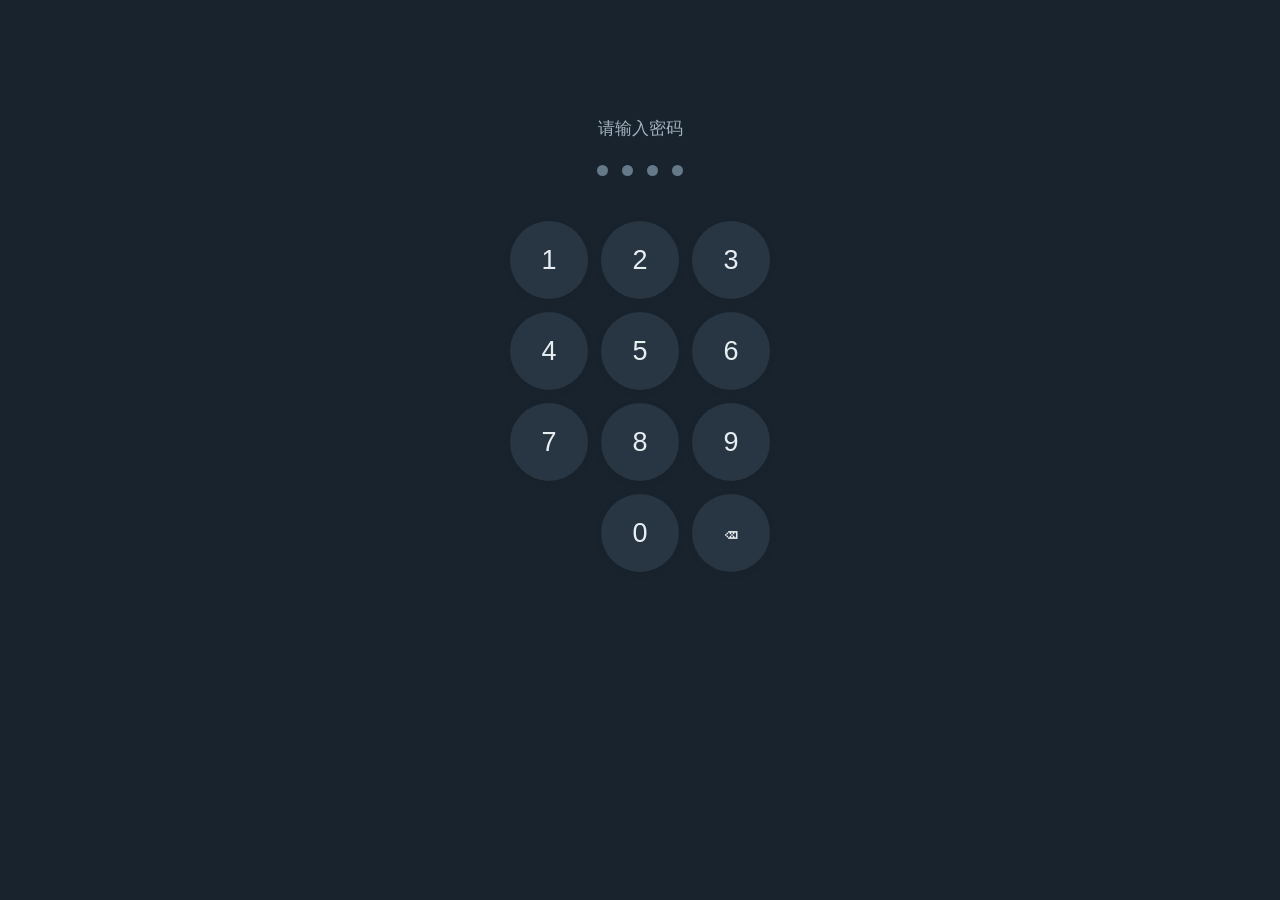
<file: ngvwht.html>
<!doctype html>
<html data-site-theme="dark" lang="zh-CN">
  <head>
    <meta charset="UTF-8" />
    <meta name="viewport" content="width=device-width, initial-scale=1.0" />
    <title>第三封</title>
    <link rel="icon" type="image/png" sizes="64x64" href="Favicon.png" />
    <link rel="apple-touch-icon" href="apple-touch-icon.png" />

    <link rel="preconnect" href="https://cdn.jsdelivr.net" crossorigin />
    <link rel="stylesheet" href="./assets/fonts/jinkai.css" media="not all" data-jinkai />
    <script defer src="./assets/font-loader.js?v=cdn1" onerror="this.previousElementSibling.media='all'"></script>
    <noscript><link rel="stylesheet" href="./assets/fonts/jinkai.css" /></noscript>

    <style>
      * {
        box-sizing: border-box;
        -webkit-tap-highlight-color: transparent;
      }

      html,
      body {
        margin: 0;
        width: 100%;
        height: 100%;
      }

      body {
        overflow: auto;
        background: var(--md-background);
        color: var(--md-on-surface);

        font-family:
          -apple-system, BlinkMacSystemFont, "Segoe UI", "Microsoft YaHei",
          "PingFang SC", sans-serif;
      }

      /* =========================================================
           密码页面
        ========================================================= */

      #loginBox {
        position: fixed;
        inset: 0;
        overflow: hidden;

        width: 100%;
        height: 100vh;

        display: flex;
        flex-direction: column;
        align-items: center;

        padding-top: 13vh;

        background: var(--md-background);

        transition: opacity 0.35s ease;
      }

      /* 提示文字 */

      #message {
        height: 28px;
        margin-bottom: 20px;

        font-size: 17px;
        font-weight: 400;

        color: var(--md-on-surface-muted);

        transition: color 0.2s ease;
      }

      #message.error {
        color: var(--md-error);
      }

      /* =========================================================
           密码圆点
        ========================================================= */

      #dots {
        display: flex;
        justify-content: center;

        gap: 14px;

        margin-bottom: 45px;
      }

      .dot {
        width: 11px;
        height: 11px;

        border-radius: 50%;

        background: var(--md-outline);

        transition:
          background 0.15s ease,
          transform 0.15s ease;
      }

      .dot.active {
        background: var(--md-primary);
        transform: scale(1.05);
      }

      /* 错误抖动 */

      #dots.shake {
        animation: shake 0.35s ease;
      }

      @keyframes shake {
        0% {
          transform: translateX(0);
        }

        20% {
          transform: translateX(-8px);
        }

        40% {
          transform: translateX(8px);
        }

        60% {
          transform: translateX(-6px);
        }

        80% {
          transform: translateX(6px);
        }

        100% {
          transform: translateX(0);
        }
      }

      /* =========================================================
           数字键盘
        ========================================================= */

      #keypad {
        width: 280px;

        display: grid;

        grid-template-columns: repeat(3, 78px);

        grid-auto-rows: 78px;

        justify-content: center;

        gap: 13px;
      }

      .key {
        width: 78px;
        height: 78px;

        border: none;
        border-radius: 50%;

        background: var(--md-surface);
        color: var(--md-on-surface);

        font-size: 27px;
        font-weight: 400;

        cursor: pointer;

        box-shadow: 0 2px 8px rgba(0, 0, 0, 0.06);

        transition:
          transform 0.08s ease,
          background 0.08s ease;
      }

      .key:active {
        transform: scale(0.9);
        background: var(--md-surface-variant);
      }

      .empty {
        visibility: hidden;
      }

      .delete {
        font-size: 25px;
      }

      /* =========================================================
           信件页面
        ========================================================= */

      #content {
        position: fixed;

        inset: 0;

        height: 100%;

        background: var(--md-surface);

        opacity: 0;

        pointer-events: none;

        transition: opacity 0.35s ease;

        overflow-y: auto;

        -webkit-overflow-scrolling: touch;

        overscroll-behavior: contain;
      }

      #content.show {
        opacity: 1;
        pointer-events: auto;
      }

      /* =========================================================
           信件主体
        ========================================================= */

      #letter {
        width: 100%;
        max-width: 760px;

        margin: 0 auto;

        padding: 48px 26px 80px;

        color: var(--md-on-surface);

        font-family:
          var(--site-font, -apple-system),
          BlinkMacSystemFont,
          "Segoe UI",
          "Microsoft YaHei",
          "PingFang SC",
          sans-serif;

        font-size: 17px;

        line-height: 1.9;

        word-wrap: break-word;
        overflow-wrap: break-word;
      }

      /* =========================================================
           Markdown 标题
        ========================================================= */

      #letter h1 {
        margin: 0 0 38px;

        padding: 0;

        font-size: 30px;

        line-height: 1.4;

        font-weight: 700;

        color: var(--md-on-surface);

        text-align: center;
      }

      #letter h2 {
        margin: 42px 0 22px;

        padding: 0;

        font-size: 24px;

        line-height: 1.45;

        font-weight: 700;

        color: var(--md-on-surface);
      }

      #letter h3 {
        margin: 30px 0 16px;

        font-size: 20px;

        line-height: 1.45;

        font-weight: 600;
      }

      /* =========================================================
           段落
        ========================================================= */

      #letter p {
        margin: 0 0 22px;

        padding: 0;
      }

      /* 最后一段落不要额外留太大空间 */

      #letter p:last-child {
        margin-bottom: 0;
      }

      /* =========================================================
           粗体
        ========================================================= */

      #letter strong {
        font-weight: 700;
      }

      /* =========================================================
           斜体
        ========================================================= */

      #letter em {
        font-style: italic;
      }

      /* =========================================================
           引用
        ========================================================= */

      #letter blockquote {
        margin: 24px 0;

        padding: 12px 18px;

        border-left: 4px solid var(--md-outline);

        background: var(--md-surface-container);

        color: var(--md-on-surface-variant);

        line-height: 1.8;
      }

      #letter blockquote p {
        margin: 0;
      }

      /* =========================================================
           列表
        ========================================================= */

      #letter ul,
      #letter ol {
        margin: 0 0 24px;

        padding-left: 30px;
      }

      #letter li {
        margin-bottom: 10px;

        padding-left: 4px;
      }

      /* =========================================================
           分割线
        ========================================================= */

      #letter hr {
        margin: 38px 0;

        border: none;

        border-top: 1px solid var(--md-surface-variant);
      }

      /* =========================================================
           链接
        ========================================================= */

      #letter a {
        color: var(--md-primary);

        text-decoration: none;
      }

      /* =========================================================
           行内代码
        ========================================================= */

      #letter code {
        padding: 2px 6px;

        border-radius: 5px;

        background: var(--md-background);

        font-family: "SFMono-Regular", Consolas, monospace;

        font-size: 0.9em;
      }

      /* =========================================================
           代码块
        ========================================================= */

      #letter pre {
        margin: 20px 0;

        padding: 16px;

        border-radius: 10px;

        background: var(--md-background);

        overflow-x: auto;
      }

      #letter pre code {
        padding: 0;

        background: none;
      }

      /* =========================================================
           图片
        ========================================================= */

      #letter img {
        max-width: 100%;
        height: auto;

        border-radius: 10px;
      }

      /* =========================================================
           落款
        ========================================================= */

      #letter .signature {
        margin-top: 42px;

        text-align: right;

        line-height: 1.8;
      }

      #letter .signature p {
        margin: 0;
      }

      /* =========================================================
           配乐条（第三封信专属）
           解锁后才淡入，固定在底部；#letter 的 padding-bottom 已经留了
           80px，不挡正文。收起态不可点（pointer-events: none）。
         ========================================================= */

      #music {
        position: fixed;
        left: 50%;
        bottom: calc(14px + env(safe-area-inset-bottom, 0px));
        z-index: 5;

        transform: translateX(-50%) translateY(10px);

        display: flex;
        align-items: center;
        gap: 10px;

        max-width: min(92vw, 420px);
        padding: 7px 16px 7px 7px;

        border-radius: 999px;
        background: var(--md-surface);
        -webkit-backdrop-filter: saturate(180%) blur(14px);
        backdrop-filter: saturate(180%) blur(14px);
        box-shadow:
          0 6px 26px rgba(0, 0, 0, 0.13),
          0 1px 3px rgba(0, 0, 0, 0.06);

        font-size: 13px;
        color: var(--md-on-surface);

        opacity: 0;
        pointer-events: none;
        transition:
          opacity 0.5s ease,
          transform 0.5s cubic-bezier(0.16, 1, 0.3, 1);
      }

      #music.show {
        opacity: 1;
        pointer-events: auto;
        transform: translateX(-50%) translateY(0);
      }

      #music button {
        flex: none;
        display: grid;
        place-items: center;

        width: 34px;
        height: 34px;

        border: none;
        border-radius: 50%;

        background: var(--md-primary);
        color: var(--md-on-primary);

        font-size: 12px;
        line-height: 1;
        cursor: pointer;

        transition: transform 0.12s ease;
      }

      #music button:active {
        transform: scale(0.92);
      }

      #music .m-title {
        white-space: nowrap;
        overflow: hidden;
        text-overflow: ellipsis;
      }

      #music .m-title em {
        font-style: normal;
        color: var(--md-on-surface-muted);
        margin-left: 6px;
      }

      #music .m-state {
        flex: none;
        color: var(--md-on-surface-muted);
        font-size: 12px;
      }

      /* =========================================================
           手机屏幕适配
         ========================================================= */

      @media (max-width: 600px) {
        #letter {
          padding: 38px 22px 70px;

          font-size: 16px;

          line-height: 1.9;
        }

        #letter h1 {
          font-size: 27px;

          margin-bottom: 32px;
        }

        #letter h2 {
          font-size: 22px;

          margin-top: 38px;
        }

        #letter h3 {
          font-size: 19px;
        }
      }

      @media (max-width: 400px) {
        #loginBox {
          padding-top: 10vh;
        }

        #dots {
          margin-bottom: 35px;
        }

        #keypad {
          width: 250px;

          grid-template-columns: repeat(3, 70px);

          grid-auto-rows: 70px;

          gap: 11px;
        }

        .key {
          width: 70px;

          height: 70px;

          font-size: 25px;
        }

        #letter {
          padding: 32px 19px 65px;

          font-size: 16px;
        }

        #letter h1 {
          font-size: 26px;
        }

        #letter h2 {
          font-size: 21px;
        }
      }
    </style>
      <!-- 信件托管在家里的小主机上：提前把 TLS 握好 -->
    <link rel="preconnect" href="https://nav.classdisk.dynv6.net:9443" crossorigin />
  <link rel="stylesheet" href="./assets/theme.css" />
    <script defer src="./assets/click-effects.js"></script>
  </head>

  <body>
    <!-- =========================================================
         密码输入页面
    ========================================================= -->

    <div id="loginBox">
      <div id="message">请输入密码</div>

      <div id="dots">
        <div class="dot"></div>
        <div class="dot"></div>
        <div class="dot"></div>
        <div class="dot"></div>
      </div>

      <div id="keypad">
        <button class="key" onclick="pressKey('1')">1</button>

        <button class="key" onclick="pressKey('2')">2</button>

        <button class="key" onclick="pressKey('3')">3</button>

        <button class="key" onclick="pressKey('4')">4</button>

        <button class="key" onclick="pressKey('5')">5</button>

        <button class="key" onclick="pressKey('6')">6</button>

        <button class="key" onclick="pressKey('7')">7</button>

        <button class="key" onclick="pressKey('8')">8</button>

        <button class="key" onclick="pressKey('9')">9</button>

        <button class="key empty"></button>

        <button class="key" onclick="pressKey('0')">0</button>

        <button class="key delete" onclick="deleteKey()">⌫</button>
      </div>
    </div>

    <!-- =========================================================
         信件页面
    ========================================================= -->

    <div id="content">
      <article id="letter"></article>
    </div>

    <!-- 配乐条：解锁成功后淡入（只有第二、三封有）。
         内容由脚本填，静态这里只放骨架。 -->
    <div id="music" role="group" aria-label="配乐">
      <button id="music-button" type="button" aria-label="播放或暂停">
        <span id="music-ico">♫</span>
      </button>
      <span class="m-title">Fallin' Out<em>Keyshia Cole</em></span>
      <span class="m-state" id="music-state"></span>
    </div>

    <script>
      /* ---------------------------------------------------------
         信件正文不再写在这个页面里。

         输对密码后，才向家里的小主机取：
           https://nav.classdisk.dynv6.net:9443/letter2.md?pwd=四位密码
         密码由服务端（nginx）校验：不对就直接拿不到文件，
         所以这个页面里既没有信的正文，也没有密码。

         （本页 = 第三封信，界面和逻辑跟第二封一模一样，
           差别只有两行：URL 取 letter2.md、配乐换成信里提到的那首
           Fallin' Out。第一封在 letter.html，第二封在 mfuvgs.html。）
         --------------------------------------------------------- */

      const LETTER_URL = "https://nav.classdisk.dynv6.net:9443/letter2.md";

      const LETTER_TIMEOUT_MS = 30000;

      /* =========================================================
           Markdown 渲染
        ========================================================= */

      function escapeHTML(text) {
        return text
          .replace(/&/g, "&amp;")
          .replace(/</g, "&lt;")
          .replace(/>/g, "&gt;")
          .replace(/"/g, "&quot;")
          .replace(/'/g, "&#039;");
      }

      function renderMarkdown(markdown) {
        /*
         * 这里保留原本的 HTML 标签，
         * 同时支持 Markdown。
         *
         * 因为信件中使用了：
         *
         * <h1 align="center">
         * <div class="signature">
         *
         * 所以不能简单地把全部 HTML 转义。
         */

        let text = markdown;

        /* =====================================================
               代码块保护
            ===================================================== */

        const codeBlocks = [];

        text = text.replace(/```([\s\S]*?)```/g, function (match, code) {
          const index = codeBlocks.length;

          codeBlocks.push(
            "<pre><code>" + escapeHTML(code.trim()) + "</code></pre>",
          );

          return "@@CODEBLOCK" + index + "@@";
        });

        /* =====================================================
               Markdown 标题
            ===================================================== */

        text = text.replace(/^### (.*)$/gm, "<h3>$1</h3>");

        text = text.replace(/^## (.*)$/gm, "<h2>$1</h2>");

        text = text.replace(/^# (.*)$/gm, "<h1>$1</h1>");

        /* =====================================================
               Markdown 分割线
            ===================================================== */

        text = text.replace(/^---$/gm, "<hr>");

        /* =====================================================
               Markdown 引用
            ===================================================== */

        text = text.replace(/^> (.*)$/gm, "<blockquote>$1</blockquote>");

        /* =====================================================
               Markdown 无序列表
            ===================================================== */

        text = text.replace(/^[-*] (.*)$/gm, "<li>$1</li>");

        text = text.replace(/(?:<li>.*<\/li>\n?)+/g, function (match) {
          return "<ul>" + match + "</ul>";
        });

        /* =====================================================
               Markdown 有序列表
            ===================================================== */

        text = text.replace(/^\d+\. (.*)$/gm, "<li>$1</li>");

        /* =====================================================
               Markdown 粗体
            ===================================================== */

        text = text.replace(/\*\*(.*?)\*\*/g, "<strong>$1</strong>");

        /* =====================================================
               Markdown 斜体
            ===================================================== */

        text = text.replace(/(?<!\*)\*([^*]+)\*(?!\*)/g, "<em>$1</em>");

        /* =====================================================
               Markdown 行内代码
            ===================================================== */

        text = text.replace(/`([^`]+)`/g, "<code>$1</code>");

        /* =====================================================
               Markdown 图片
               （必须排在「链接」前面：否则 ![](…) 里的
                 [](…) 会先被链接规则吃掉，剩下一个孤零零的 !）
            ===================================================== */

        text = text.replace(
          /!\[([^\]]*)\]\((https?:\/\/[^\s)]+)\)/g,

          '<img src="$2" alt="$1">',
        );

        /* =====================================================
               Markdown 链接
            ===================================================== */

        text = text.replace(
          /\[([^\]]+)\]\((https?:\/\/[^\s)]+)\)/g,

          '<a href="$2" target="_blank" rel="noopener">$1</a>',
        );

        /* =====================================================
               处理普通段落
            ===================================================== */

        const lines = text.split("\n");

        let result = "";

        let paragraph = [];

        function flushParagraph() {
          if (paragraph.length === 0) {
            return;
          }

          const content = paragraph.join("<br>");

          result += "<p>" + content + "</p>";

          paragraph = [];
        }

        for (let i = 0; i < lines.length; i++) {
          const line = lines[i];

          const trimmed = line.trim();

          /*
           * 空行
           */

          if (trimmed === "") {
            flushParagraph();

            continue;
          }

          /*
           * HTML 标签
           */

          if (
            trimmed.startsWith("<h1") ||
            trimmed.startsWith("</h1") ||
            trimmed.startsWith("<h2") ||
            trimmed.startsWith("</h2") ||
            trimmed.startsWith("<h3") ||
            trimmed.startsWith("</h3") ||
            trimmed.startsWith("<hr") ||
            trimmed.startsWith("<blockquote") ||
            trimmed.startsWith("</blockquote") ||
            trimmed.startsWith("<ul") ||
            trimmed.startsWith("</ul") ||
            trimmed.startsWith("<ol") ||
            trimmed.startsWith("</ol") ||
            trimmed.startsWith("<li") ||
            trimmed.startsWith("</li") ||
            trimmed.startsWith("<div") ||
            trimmed.startsWith("</div") ||
            trimmed.startsWith("<p") ||
            trimmed.startsWith("</p") ||
            trimmed.startsWith("<img") ||
            trimmed.startsWith("@@CODEBLOCK")
          ) {
            flushParagraph();

            result += line;

            continue;
          }

          /*
           * 普通文字
           */

          paragraph.push(line);
        }

        flushParagraph();

        /* =====================================================
               恢复代码块
            ===================================================== */

        codeBlocks.forEach(function (codeBlock, index) {
          result = result.replace("@@CODEBLOCK" + index + "@@", codeBlock);
        });

        return result;
      }


      /* =========================================================
           密码系统

         密码本体的校验在服务端（nginx 的 ?pwd= 判断），
         这里只负责把四位数字发给服务器、再把拿回来的信渲染出来。
        ========================================================= */

      let password = "";

      /* 正在向服务器取信时，不接受新的按键 */
      let loading = false;

      function updateDots() {
        const dots = document.querySelectorAll(".dot");

        dots.forEach(function (dot, index) {
          if (index < password.length) {
            dot.classList.add("active");
          } else {
            dot.classList.remove("active");
          }
        });
      }

      /* =========================================================
           中文乱码防护

         优先按 UTF-8 解；万一拿到的是 GBK，解出来会满是 U+FFFD（），
         这时用 GBK 再解一次、取更干净的那个；
         顺手去掉 BOM，并把 CRLF 统一成 LF。
        ========================================================= */

      function decodeBytes(buffer) {
        const bytes = new Uint8Array(buffer);

        /* UTF-16 LE 的 BOM */
        if (bytes.length > 2 && bytes[0] === 0xff && bytes[1] === 0xfe) {
          return decodeAs("utf-16le", bytes).replace(/^\uFEFF/, "");
        }

        let text = decodeAs("utf-8", bytes);

        const broken = (text.match(/\uFFFD/g) || []).length;

        if (broken > 0) {
          try {
            const gbk = decodeAs("gbk", bytes);

            if ((gbk.match(/\uFFFD/g) || []).length < broken) {
              text = gbk;
            }
          } catch (error) {
            /* 浏览器不支持 gbk 就算了 */
          }
        }

        return text.replace(/^\uFEFF/, "").replace(/\r\n?/g, "\n");
      }

      function decodeAs(encoding, bytes) {
        if (typeof TextDecoder === "function") {
          try {
            return new TextDecoder(encoding, { fatal: false }).decode(bytes);
          } catch (error) {
            /* 不认识的编码名，走下面的兜底 */
          }
        }

        /* 老浏览器兜底：还原成 %XX 再 decodeURIComponent（等价 UTF-8 解码） */
        let escaped = "";

        for (let i = 0; i < bytes.length; i++) {
          escaped += "%" + ("0" + bytes[i].toString(16)).slice(-2);
        }

        try {
          return decodeURIComponent(escaped);
        } catch (error) {
          return String.fromCharCode.apply(null, bytes);
        }
      }

      /* =========================================================
           输入数字
        ========================================================= */

      function pressKey(number) {
        if (loading || password.length >= 4) {
          return;
        }

        const message = document.getElementById("message");

        if (message.classList.contains("error")) {
          message.textContent = "请输入密码";

          message.classList.remove("error");
        }

        password += number;

        updateDots();

        if (password.length === 4) {
          setTimeout(function () {
            unlock();
          }, 120);
        }
      }

      /* =========================================================
           删除
        ========================================================= */

      function deleteKey() {
        if (loading || password.length === 0) {
          return;
        }

        password = password.slice(0, -1);

        updateDots();
      }

      /* =========================================================
           取信 → 渲染

         密码不对：403/404；被限流：429；连不上：fetch 抛错。
         三种情况都给提示，并且清空重输。
        ========================================================= */

      async function unlock() {
        if (loading) {
          return;
        }

        loading = true;

        const message = document.getElementById("message");

        message.textContent = "正在打开…";

        message.classList.remove("error");

        let text = null;
        let error = "";

        const controller =
          typeof AbortController === "function" ? new AbortController() : null;

        const timer = setTimeout(function () {
          if (controller) {
            controller.abort();
          }
        }, LETTER_TIMEOUT_MS);

        try {
          const response = await fetch(
            LETTER_URL + "?pwd=" + encodeURIComponent(password),
            {
              cache: "no-store",
              signal: controller ? controller.signal : undefined,
            },
          );

          if (response.status === 429) {
            error = "尝试太频繁，等一会儿再试";
          } else if (!response.ok) {
            error = "密码错误";
          } else {
            text = decodeBytes(await response.arrayBuffer());
          }
        } catch (requestError) {
          error = "连不上服务器，检查网络后再试";
        } finally {
          clearTimeout(timer);
        }

        loading = false;

        if (error || text === null) {
          showError(error || "读取失败");

          return;
        }

        document.getElementById("letter").innerHTML = renderMarkdown(text);

        /* 第三封专属：信展开的同时去取配乐（取不到也不影响读信） */
        startMusic();

        const loginBox = document.getElementById("loginBox");

        loginBox.style.opacity = "0";

        setTimeout(function () {
          loginBox.style.display = "none";

          document.getElementById("content").classList.add("show");
        }, 350);
      }

      /* =========================================================
           出错：提示 + 抖动 + 清空重输
        ========================================================= */

      function showError(text) {
        const message = document.getElementById("message");

        const dots = document.getElementById("dots");

        message.textContent = text;

        message.classList.add("error");

        /* 重新触发抖动 */

        dots.classList.remove("shake");

        void dots.offsetWidth;

        dots.classList.add("shake");

        setTimeout(function () {
          password = "";

          updateDots();

          message.textContent = "请输入密码";

          message.classList.remove("error");

          dots.classList.remove("shake");
        }, 900);
      }

      /* =========================================================
           电脑键盘
        ========================================================= */

      document.addEventListener("keydown", function (event) {
        if (/^[0-9]$/.test(event.key)) {
          pressKey(event.key);
        } else if (event.key === "Backspace") {
          deleteKey();
        }
      });

      /* =========================================================
           配乐：第三封信解锁后放一首 —— Keyshia Cole《Fallin' Out》
           （信里第 2 段那句「这首歌是初中时我喜欢的女生爱听的」说的就是它）

           取链接走家里小主机的 /music，由它转发到解灰服务：
           上游那个 /match 不返回 CORS 头，浏览器里直接 fetch 会被拦下。
           音频本身是网易云 CDN 的 https 直链（支持 Range、不需要 Referer），
           不经过小主机 —— 所以不占它的带宽，速度也快。
           链接几小时就过期，所以每次解锁现取。

           取不到就安安静静不放歌，绝不影响读信。
         ========================================================= */

      const MUSIC_API = "https://nav.classdisk.dynv6.net:9443/music";
      const MUSIC_ID = "25917315";
      const MUSIC_SOURCE = "msls"; // 实测给 https + mp3

      function startMusic() {
        fetch(MUSIC_API + "?id=" + MUSIC_ID + "&source=" + MUSIC_SOURCE, {
          cache: "no-store",
        })
          .then(function (response) {
            return response.ok ? response.json() : null;
          })
          .then(function (data) {
            const url = data && data.data && data.data.url;

            if (!url) {
              return;
            }

            /* 上游偶尔给 http，换 https —— 页面是 https，http 音频会被浏览器拦 */
            playMusic(String(url).replace(/^http:/, "https:"));
          })
          .catch(function () {
            /* 解灰服务挂了 / 没网：不放就是了 */
          });
      }

      function playMusic(url) {
        const bar = document.getElementById("music");
        const button = document.getElementById("music-button");
        const ico = document.getElementById("music-ico");
        const state = document.getElementById("music-state");
        const audio = new Audio();

        /* 探针：游离的 Audio 不在 DOM 里，页面调试时靠它拿对象
           （和 md 那边 window.MD 一个路子） */
        window.MD_MUSIC = audio;

        audio.src = url;
        audio.preload = "auto";
        audio.volume = 0;

        audio.addEventListener("play", function () {
          ico.textContent = "❚❚";
          state.textContent = "";
        });

        audio.addEventListener("pause", function () {
          ico.textContent = "▶";
        });

        audio.addEventListener("ended", function () {
          ico.textContent = "↺";
          state.textContent = "重播";
        });

        button.addEventListener("click", function () {
          if (audio.paused) {
            /* 播完了再点：从头来 */
            if (audio.ended) {
              audio.currentTime = 0;
            }

            audio.play().catch(function () {});
          } else {
            audio.pause();
          }
        });

        /* 自动播放：解锁那几下点击通常已经给了许可；
           万一被浏览器拦下，就退化成「点一下播放」 */
        audio
          .play()
          .then(function () {
            bar.classList.add("show");

            let volume = 0;

            const timer = setInterval(function () {
              volume = Math.min(0.85, volume + 0.05);
              audio.volume = volume;

              if (volume >= 0.85) {
                clearInterval(timer);
              }
            }, 90);
          })
          .catch(function () {
            bar.classList.add("show");
            ico.textContent = "▶";
            state.textContent = "点一下播放";
          });
      }

    </script>
  </body>
</html>
</file>
<file: assets/fonts/jinkai.css>
/* Generated by scripts/shard_font.py from TsangerJinKai05 W04. */
:root { --site-font: "JinKai Local"; }
@font-face {
  font-family: "JinKai Local";
  font-style: normal;
  font-weight: 400;
  font-display: swap;
  src: url("./jinkai/latin-65b2a5649243.woff2") format("woff2");
  unicode-range: U+1-7E, U+A0-FF;
}
@font-face {
  font-family: "JinKai N1";
  font-style: normal;
  font-weight: 400;
  font-display: swap;
  src: url("./jinkai/latin-65b2a5649243.woff2") format("woff2");
  unicode-range: U+1-7E, U+A0-FF;
}
@font-face {
  font-family: "JinKai Local";
  font-style: normal;
  font-weight: 400;
  font-display: swap;
  src: url("./jinkai/site-7f6a95d40119.woff2") format("woff2");
  unicode-range: U+3A9, U+2013-2014, U+2018-2019, U+201C-201D, U+2026, U+2030, U+2103, U+2109, U+2190-2194, U+2197, U+221A, U+221E, U+2248, U+2260, U+2264-2265, U+2460-2469, U+25B2, U+25B6, U+25BC, U+25C0, U+2605-2606, U+3000-3003, U+3005, U+3008-3011, U+3014-3017, U+33A1, U+4E00, U+4E07, U+4E09-4E0B, U+4E0D-4E0E, U+4E13-4E14, U+4E16, U+4E18, U+4E1C, U+4E22, U+4E24-4E25, U+4E2A, U+4E2D, U+4E32, U+4E34, U+4E3A-4E3B, U+4E3E, U+4E43, U+4E45, U+4E48-4E49, U+4E4B-4E4C, U+4E4E, U+4E50, U+4E5D, U+4E5F-4E60, U+4E66, U+4E70-4E71, U+4E86, U+4E89, U+4E8B-4E8C, U+4E8E, U+4E91-4E92, U+4E94, U+4E9B, U+4EA4, U+4EA7, U+4EAB, U+4EAE, U+4EB2, U+4EBA, U+4EBF-4EC0, U+4EC5, U+4ECA-4ECB, U+4ECD-4ECE, U+4ED3, U+4ED6, U+4ED8, U+4EE3-4EE5, U+4EEC, U+4EF6-4EF7, U+4EFB, U+4EFD, U+4F17-4F18, U+4F1A, U+4F20, U+4F24, U+4F30, U+4F34, U+4F38, U+4F3C, U+4F46, U+4F4D-4F4F, U+4F53, U+4F55, U+4F59, U+4F5C, U+4F60, U+4F7F, U+4F8B, U+4F9B, U+4F9D, U+4FA3, U+4FA7, U+4FBF, U+4FDD, U+4FE1, U+4FE9, U+4FEE, U+500D, U+5019, U+501F, U+503C, U+503E, U+5047, U+504F, U+505A, U+505C, U+5076, U+50A8, U+50CF, U+513F, U+5141, U+5143, U+5145, U+5148-5149, U+514B, U+514D, U+5151, U+515C, U+5165, U+5168, U+516B, U+5171, U+5173-5174, U+5176-5178, U+5185, U+518D, U+5192, U+5199, U+519C, U+51B3, U+51B5, U+51B7, U+51BB, U+51C0, U+51C6, U+51CF, U+51E0-51E1, U+51FA-51FB, U+51FD, U+5203, U+5206-5207, U+5212, U+5217, U+5219-521B, U+521D, U+5220, U+5224, U+522B, U+5230, U+5236-5237, U+523B, U+524D, U+5265, U+5267, U+5269-526A, U+526F, U+5272, U+529B, U+529D-52A1, U+52A8-52AA, U+52B1, U+52BF, U+52FF, U+5305, U+5316-5317, U+533A, U+5341, U+5343, U+534A, U+534E-534F, U+5351, U+5355, U+5360-5361, U+5373-5374, U+5377-5378, U+5382, U+5386, U+538B-538C, U+539F, U+53BB, U+53C2, U+53C8-53CD, U+53D1, U+53D6-53D9, U+53E0, U+53E3, U+53E5-53E6, U+53EA-53EB, U+53EF-53F0, U+53F2-53F3, U+53F7, U+53F9, U+5403-5404, U+5408, U+540A, U+540C-540E, U+5411, U+5417, U+541E, U+5426-5427, U+542B-542C, U+542F, U+5435, U+5438, U+5440, U+544A, U+5458, U+5462, U+5473, U+547C-547D, U+548C, U+54C1, U+54C8, U+54CD, U+54E6, U+54EA, U+54F2, U+552F, U+5546, U+556A, U+5584, U+5586, U+559C-559D, U+55BB, U+5668, U+566A, U+56DB, U+56DE, U+56E0, U+56E2, U+56F4, U+56FA, U+56FD-56FE, U+5706, U+5708, U+5728, U+5730, U+573A, U+5740, U+5747, U+574F-5751, U+5757, U+575A, U+5766, U+578B, U+57DF, U+57FA, U+5806, U+5821, U+582A, U+5835, U+585E, U+586B, U+589E, U+58F0, U+58F3, U+5904, U+5907, U+590D, U+5916, U+591A, U+591C, U+591F, U+5927, U+5929-592A, U+592F, U+5931, U+5934, U+5939, U+5947, U+594F, U+5956-5957, U+5973, U+5979, U+597D, U+5982, U+59BB, U+59C6, U+59CB, U+59D4, U+59FF, U+5A5A, U+5B50, U+5B57-5B58, U+5B64, U+5B66, U+5B81, U+5B83, U+5B89, U+5B8B-5B8C, U+5B98, U+5B9A, U+5B9E, U+5BA0, U+5BA2-5BA3, U+5BAB, U+5BB3, U+5BB6, U+5BB9, U+5BBD, U+5BC6, U+5BDF, U+5BF8-5BF9, U+5BFB-5BFC, U+5C01, U+5C04, U+5C06, U+5C0F, U+5C11, U+5C14, U+5C1D, U+5C24, U+5C2C, U+5C31, U+5C34, U+5C3A, U+5C3D-5C3E, U+5C40, U+5C42, U+5C45, U+5C49, U+5C4F, U+5C55, U+5C5E, U+5C71, U+5CE6, U+5CF0, U+5D29, U+5D4C, U+5DE5-5DE6, U+5DE8, U+5DEE, U+5DF1-5DF2, U+5E01, U+5E03, U+5E08, U+5E0C, U+5E26-5E27, U+5E2E, U+5E38, U+5E45, U+5E55, U+5E72-5E74, U+5E76, U+5E78, U+5E86, U+5E8A, U+5E8F, U+5E93-5E95, U+5E97, U+5EA6, U+5EAD, U+5EC9, U+5EF6, U+5EFA, U+5F00, U+5F02-5F03, U+5F0F, U+5F15, U+5F20, U+5F31, U+5F39-5F3A, U+5F52-5F53, U+5F55, U+5F62, U+5F69, U+5F71, U+5F7B-5F7C, U+5F80, U+5F84-5F85, U+5F88, U+5F8B, U+5F90, U+5F92, U+5F97, U+5FA1, U+5FAA, U+5FAE, U+5FBD, U+5FC3, U+5FC5-5FC6, U+5FCD, U+5FD8, U+5FEB, U+5FF5, U+5FFD, U+6000-6001, U+600E, U+6015, U+601C-601D, U+6025, U+6027, U+603B, U+604B, U+6050, U+6062, U+606D, U+606F-6070, U+6076, U+6084, U+60A8, U+60AC, U+60AF, U+60B2, U+60C5, U+60CA, U+60D1, U+60E0, U+60EF, U+60F3, U+610F, U+611F, U+6127, U+613F, U+6162, U+6170, U+618E, U+61BE, U+61C2, U+620F-6211, U+6216, U+6218, U+622A, U+6233-6234, U+6237, U+6240-6241, U+6249, U+624B, U+624D, U+6253, U+6258, U+6267, U+6269, U+626B-626C, U+6279, U+627E, U+6280, U+628A, U+6291, U+6293, U+6295-6296, U+6298, U+629B, U+62A2, U+62A4-62A5, U+62AC, U+62B1, U+62B9, U+62BD, U+62C6, U+62C9, U+62CD, U+62D2, U+62D4, U+62D6, U+62DB, U+62E6, U+62E9, U+62EC, U+62F7, U+62FC-62FD, U+62FF, U+6301-6302, U+6307, U+6309, U+6311, U+6321, U+6324, U+633A, U+6349, U+6355, U+6362, U+636E, U+6389, U+638C, U+6392, U+63A2, U+63A5, U+63A7-63A9, U+63B0, U+63CF-63D0, U+63D2, U+63E1, U+6405, U+642C-642D, U+6444, U+6446, U+6458, U+6478, U+6491, U+64A4, U+64AD, U+64C5, U+64CD, U+652F, U+6536, U+6539, U+653E, U+6545, U+6548, U+654F, U+6551, U+655B, U+6562-6563, U+656C, U+6570, U+6574, U+6587, U+6591, U+6597, U+6599, U+659C, U+65AD, U+65B0, U+65B9, U+65C1, U+65C5, U+65CF, U+65E0, U+65E2, U+65E5-65E7, U+65E9, U+65F6-65F7, U+660E, U+6613, U+661F-6620, U+662F, U+6635, U+663E, U+6643, U+6653, U+6655, U+665A, U+666E-6670, U+667A, U+6682, U+6691, U+6697, U+66B4, U+66F4, U+66F9, U+66FE-6700, U+6708-6709, U+670B, U+670D, U+671B, U+671F, U+672A, U+672C, U+672F, U+6735, U+673A, U+6742-6743, U+675F, U+6761, U+6765, U+677E-677F, U+6781, U+6784, U+6790, U+679C, U+67B6, U+67D0, U+67D3-67D4, U+67E5, U+67F1, U+6805, U+6807-6808, U+680F, U+6821, U+6837-6839, U+683C, U+6846, U+6848, U+684C, U+6863, U+6865, U+6876, U+68A6, U+68C0, U+6977, U+6982, U+699C, U+6A21, U+6A2A, U+6B21-6B23, U+6B32, U+6B3E, U+6B49, U+6B4C, U+6B62-6B65, U+6B6A, U+6B7B, U+6BB5, U+6BCD, U+6BCF, U+6BD4-6BD5, U+6BDB, U+6BEB, U+6C0F, U+6C14, U+6C34, U+6C38, U+6C42, U+6C47, U+6C49, U+6C5F-6C61, U+6C89, U+6C99, U+6CA1, U+6CBF, U+6CD3, U+6CD5, U+6CDB, U+6CE1-6CE2, U+6CE8, U+6CFC, U+6D2A, U+6D3B, U+6D3E, U+6D41, U+6D45, U+6D4B, U+6D4F, U+6D69-6D6A, U+6D6E, U+6D77-6D78, U+6D88, U+6DC6, U+6DE1, U+6DF1, U+6DF7, U+6DFB, U+6E05, U+6E10, U+6E21, U+6E29, U+6E32, U+6E38, U+6E90, U+6ED1, U+6EDA, U+6EE1, U+6EE4, U+6F02, U+6F0F, U+6F14, U+6F6E, U+7070, U+7075, U+70B9, U+70C1, U+70E6, U+70E8, U+70ED, U+7126, U+7136, U+7167, U+71B5, U+7206, U+7231, U+7236, U+7247-7248, U+724C, U+7269, U+7279, U+72AF, U+72B6, U+72D7, U+72EC, U+72FC, U+730E, U+731B-731C, U+7387, U+738B, U+73A9, U+73AF-73B0, U+73BB, U+73ED, U+7406, U+7483, U+74F6, U+751A, U+751F, U+7528, U+7531, U+7535, U+7537, U+753B, U+754C, U+7559, U+7565, U+7574, U+7591, U+759A, U+75D5, U+75EA, U+762B, U+767B, U+767D-767E, U+7684, U+76AE, U+76D0-76D1, U+76D6, U+76D8, U+76EE, U+76F4, U+76F8, U+76FE, U+7701, U+770B, U+771F, U+7729, U+773C, U+7740, U+778E, U+77A7, U+77AC, U+77DB, U+77E5, U+77ED-77EE, U+7801-7802, U+780D, U+7834, U+7840, U+786C, U+786E, U+78B0, U+78C1, U+78E8, U+793A, U+795D-795E, U+7981, U+798F, U+79BB, U+79C1, U+79CD, U+79D2, U+79EF-79F0, U+79FB, U+7A0B, U+7A0D, U+7A76, U+7A7A, U+7A7F, U+7A81, U+7A84, U+7A97, U+7ACB, U+7AD6, U+7AD9, U+7ADF-7AE0, U+7AEF, U+7B11, U+7B14, U+7B26, U+7B2C, U+7B49, U+7B54, U+7B56, U+7B7E, U+7B80, U+7B97, U+7BA1, U+7C7B, U+7C92, U+7C97-7C98, U+7CBE, U+7CCA, U+7CFB, U+7D20, U+7D22, U+7D27, U+7D2F, U+7E41, U+7E82, U+7EA2, U+7EA6-7EA7, U+7EAF, U+7EB3, U+7EB5, U+7EB8-7EB9, U+7EBF, U+7EC4, U+7EC6, U+7EC8, U+7ECF, U+7ED1, U+7ED3, U+7ED5, U+7ED8-7ED9, U+7EDC-7EDD, U+7EDF, U+7EE7, U+7EE9-7EEA, U+7EED, U+7EF4, U+7EFF-7F00, U+7F13, U+7F16, U+7F18, U+7F1A, U+7F1D, U+7F29, U+7F3A, U+7F51, U+7F69, U+7F6E, U+7F8E, U+7FA4, U+7FFB, U+8001, U+8003, U+8005, U+800C-800D, U+8017, U+8033, U+803B, U+804A, U+8054, U+805A, U+806A, U+80A4, U+80AF, U+80CC, U+80FD, U+8106, U+8111, U+811A, U+8138, U+81EA, U+81F3-81F4, U+822A, U+822C, U+8239, U+826F, U+8272, U+8282, U+8299, U+82B1, U+82B3, U+82CF, U+82DF, U+82E5, U+8303, U+8327, U+8361, U+836F, U+83B7, U+83DC, U+8424, U+8428, U+843D, U+8511, U+85CF, U+8651, U+867D, U+8680, U+878D, U+884C, U+8854, U+8857, U+8863, U+8865, U+8868, U+8877, U+88AB, U+88B1, U+88C1, U+88C5, U+897F, U+8981, U+8986, U+89C1-89C2, U+89C4, U+89C6, U+89C8-89C9, U+89D2, U+89E3, U+89E6, U+8A00, U+8B66, U+8BA1, U+8BA4, U+8BA8-8BA9, U+8BAE, U+8BB0, U+8BB8, U+8BBA, U+8BBE-8BBF, U+8BC1, U+8BC4, U+8BC6, U+8BC9, U+8BCD, U+8BD1, U+8BD5, U+8BDA, U+8BDD-8BDE, U+8BE2, U+8BE5-8BE6, U+8BED, U+8BEF, U+8BF4, U+8BF7-8BF8, U+8BFB, U+8C01, U+8C03, U+8C08, U+8C0A-8C0B, U+8C13, U+8C22, U+8C37, U+8C61, U+8C79, U+8C8C, U+8D1D, U+8D1F, U+8D23, U+8D25-8D26, U+8D34, U+8D39, U+8D44, U+8D4F, U+8D56, U+8D5E, U+8D70, U+8D77, U+8D81, U+8D85, U+8D8A, U+8DA3, U+8DB3, U+8DD1, U+8DDD, U+8DDF, U+8DE8, U+8DEF, U+8DF3, U+8EAB, U+8F66, U+8F69, U+8F6C, U+8F6E-8F6F, U+8F7B, U+8F7D, U+8F83, U+8F85, U+8F91, U+8F93, U+8FA8, U+8FB9, U+8FBE, U+8FC5, U+8FC7, U+8FCE, U+8FD0-8FD1, U+8FD4, U+8FD8-8FD9, U+8FDB-8FDC, U+8FDE-8FDF, U+8FF0, U+8FF7, U+8FF9, U+9000-9002, U+9009, U+900F-9010, U+9017, U+901A, U+901F, U+9022, U+9038, U+903B-903C, U+904D, U+9053, U+9057, U+906E, U+907F-9080, U+90A3, U+90E8, U+90FD, U+9119, U+914D, U+9192, U+91C7, U+91CA, U+91CC-91CD, U+91CF, U+9488-9489, U+949F, U+94AE, U+94B0-94B1, U+94BB, U+94C1, U+94F6, U+94FA, U+94FE, U+9500-9501, U+9519-951A, U+952E, U+957F, U+95E8, U+95EA, U+95ED-95EE, U+95F2, U+95F4, U+95F9, U+9602, U+9605, U+9608, U+961F, U+9632, U+9634-9635, U+963B, U+9644-9645, U+964D, U+9650, U+9664, U+966A, U+9676, U+968F-9690, U+9694, U+9699, U+96BE, U+96C5-96C6, U+96F6, U+9700, U+971E, U+9732, U+9759, U+975E, U+9760, U+9762, U+97F3, U+9875-9876, U+9879-987B, U+987E, U+9884, U+9891, U+9897-9898, U+989C-989D, U+98CE, U+98D8, U+98DE, U+996D, U+9988, U+9996, U+9A6C, U+9A71, U+9A8C, U+9AA8, U+9AD8, U+9E23, U+9E3F, U+9E5C, U+9ED1, U+9ED8, U+9F20, U+9F99, U+9F9F, U+FF01, U+FF03, U+FF05-FF06, U+FF08-FF0F, U+FF1A-FF1B, U+FF1D, U+FF1F-FF20, U+FF3B, U+FF3D, U+FF5B, U+FF5D-FF5E;
}
@font-face {
  font-family: "JinKai N1";
  font-style: normal;
  font-weight: 400;
  font-display: swap;
  src: url("./jinkai/site-7f6a95d40119.woff2") format("woff2");
  unicode-range: U+3A9, U+2013-2014, U+2018-2019, U+201C-201D, U+2026, U+2030, U+2103, U+2109, U+2190-2194, U+2197, U+221A, U+221E, U+2248, U+2260, U+2264-2265, U+2460-2469, U+25B2, U+25B6, U+25BC, U+25C0, U+2605-2606, U+3000-3003, U+3005, U+3008-3011, U+3014-3017, U+33A1, U+4E00, U+4E07, U+4E09-4E0B, U+4E0D-4E0E, U+4E13-4E14, U+4E16, U+4E18, U+4E1C, U+4E22, U+4E24-4E25, U+4E2A, U+4E2D, U+4E32, U+4E34, U+4E3A-4E3B, U+4E3E, U+4E43, U+4E45, U+4E48-4E49, U+4E4B-4E4C, U+4E4E, U+4E50, U+4E5D, U+4E5F-4E60, U+4E66, U+4E70-4E71, U+4E86, U+4E89, U+4E8B-4E8C, U+4E8E, U+4E91-4E92, U+4E94, U+4E9B, U+4EA4, U+4EA7, U+4EAB, U+4EAE, U+4EB2, U+4EBA, U+4EBF-4EC0, U+4EC5, U+4ECA-4ECB, U+4ECD-4ECE, U+4ED3, U+4ED6, U+4ED8, U+4EE3-4EE5, U+4EEC, U+4EF6-4EF7, U+4EFB, U+4EFD, U+4F17-4F18, U+4F1A, U+4F20, U+4F24, U+4F30, U+4F34, U+4F38, U+4F3C, U+4F46, U+4F4D-4F4F, U+4F53, U+4F55, U+4F59, U+4F5C, U+4F60, U+4F7F, U+4F8B, U+4F9B, U+4F9D, U+4FA3, U+4FA7, U+4FBF, U+4FDD, U+4FE1, U+4FE9, U+4FEE, U+500D, U+5019, U+501F, U+503C, U+503E, U+5047, U+504F, U+505A, U+505C, U+5076, U+50A8, U+50CF, U+513F, U+5141, U+5143, U+5145, U+5148-5149, U+514B, U+514D, U+5151, U+515C, U+5165, U+5168, U+516B, U+5171, U+5173-5174, U+5176-5178, U+5185, U+518D, U+5192, U+5199, U+519C, U+51B3, U+51B5, U+51B7, U+51BB, U+51C0, U+51C6, U+51CF, U+51E0-51E1, U+51FA-51FB, U+51FD, U+5203, U+5206-5207, U+5212, U+5217, U+5219-521B, U+521D, U+5220, U+5224, U+522B, U+5230, U+5236-5237, U+523B, U+524D, U+5265, U+5267, U+5269-526A, U+526F, U+5272, U+529B, U+529D-52A1, U+52A8-52AA, U+52B1, U+52BF, U+52FF, U+5305, U+5316-5317, U+533A, U+5341, U+5343, U+534A, U+534E-534F, U+5351, U+5355, U+5360-5361, U+5373-5374, U+5377-5378, U+5382, U+5386, U+538B-538C, U+539F, U+53BB, U+53C2, U+53C8-53CD, U+53D1, U+53D6-53D9, U+53E0, U+53E3, U+53E5-53E6, U+53EA-53EB, U+53EF-53F0, U+53F2-53F3, U+53F7, U+53F9, U+5403-5404, U+5408, U+540A, U+540C-540E, U+5411, U+5417, U+541E, U+5426-5427, U+542B-542C, U+542F, U+5435, U+5438, U+5440, U+544A, U+5458, U+5462, U+5473, U+547C-547D, U+548C, U+54C1, U+54C8, U+54CD, U+54E6, U+54EA, U+54F2, U+552F, U+5546, U+556A, U+5584, U+5586, U+559C-559D, U+55BB, U+5668, U+566A, U+56DB, U+56DE, U+56E0, U+56E2, U+56F4, U+56FA, U+56FD-56FE, U+5706, U+5708, U+5728, U+5730, U+573A, U+5740, U+5747, U+574F-5751, U+5757, U+575A, U+5766, U+578B, U+57DF, U+57FA, U+5806, U+5821, U+582A, U+5835, U+585E, U+586B, U+589E, U+58F0, U+58F3, U+5904, U+5907, U+590D, U+5916, U+591A, U+591C, U+591F, U+5927, U+5929-592A, U+592F, U+5931, U+5934, U+5939, U+5947, U+594F, U+5956-5957, U+5973, U+5979, U+597D, U+5982, U+59BB, U+59C6, U+59CB, U+59D4, U+59FF, U+5A5A, U+5B50, U+5B57-5B58, U+5B64, U+5B66, U+5B81, U+5B83, U+5B89, U+5B8B-5B8C, U+5B98, U+5B9A, U+5B9E, U+5BA0, U+5BA2-5BA3, U+5BAB, U+5BB3, U+5BB6, U+5BB9, U+5BBD, U+5BC6, U+5BDF, U+5BF8-5BF9, U+5BFB-5BFC, U+5C01, U+5C04, U+5C06, U+5C0F, U+5C11, U+5C14, U+5C1D, U+5C24, U+5C2C, U+5C31, U+5C34, U+5C3A, U+5C3D-5C3E, U+5C40, U+5C42, U+5C45, U+5C49, U+5C4F, U+5C55, U+5C5E, U+5C71, U+5CE6, U+5CF0, U+5D29, U+5D4C, U+5DE5-5DE6, U+5DE8, U+5DEE, U+5DF1-5DF2, U+5E01, U+5E03, U+5E08, U+5E0C, U+5E26-5E27, U+5E2E, U+5E38, U+5E45, U+5E55, U+5E72-5E74, U+5E76, U+5E78, U+5E86, U+5E8A, U+5E8F, U+5E93-5E95, U+5E97, U+5EA6, U+5EAD, U+5EC9, U+5EF6, U+5EFA, U+5F00, U+5F02-5F03, U+5F0F, U+5F15, U+5F20, U+5F31, U+5F39-5F3A, U+5F52-5F53, U+5F55, U+5F62, U+5F69, U+5F71, U+5F7B-5F7C, U+5F80, U+5F84-5F85, U+5F88, U+5F8B, U+5F90, U+5F92, U+5F97, U+5FA1, U+5FAA, U+5FAE, U+5FBD, U+5FC3, U+5FC5-5FC6, U+5FCD, U+5FD8, U+5FEB, U+5FF5, U+5FFD, U+6000-6001, U+600E, U+6015, U+601C-601D, U+6025, U+6027, U+603B, U+604B, U+6050, U+6062, U+606D, U+606F-6070, U+6076, U+6084, U+60A8, U+60AC, U+60AF, U+60B2, U+60C5, U+60CA, U+60D1, U+60E0, U+60EF, U+60F3, U+610F, U+611F, U+6127, U+613F, U+6162, U+6170, U+618E, U+61BE, U+61C2, U+620F-6211, U+6216, U+6218, U+622A, U+6233-6234, U+6237, U+6240-6241, U+6249, U+624B, U+624D, U+6253, U+6258, U+6267, U+6269, U+626B-626C, U+6279, U+627E, U+6280, U+628A, U+6291, U+6293, U+6295-6296, U+6298, U+629B, U+62A2, U+62A4-62A5, U+62AC, U+62B1, U+62B9, U+62BD, U+62C6, U+62C9, U+62CD, U+62D2, U+62D4, U+62D6, U+62DB, U+62E6, U+62E9, U+62EC, U+62F7, U+62FC-62FD, U+62FF, U+6301-6302, U+6307, U+6309, U+6311, U+6321, U+6324, U+633A, U+6349, U+6355, U+6362, U+636E, U+6389, U+638C, U+6392, U+63A2, U+63A5, U+63A7-63A9, U+63B0, U+63CF-63D0, U+63D2, U+63E1, U+6405, U+642C-642D, U+6444, U+6446, U+6458, U+6478, U+6491, U+64A4, U+64AD, U+64C5, U+64CD, U+652F, U+6536, U+6539, U+653E, U+6545, U+6548, U+654F, U+6551, U+655B, U+6562-6563, U+656C, U+6570, U+6574, U+6587, U+6591, U+6597, U+6599, U+659C, U+65AD, U+65B0, U+65B9, U+65C1, U+65C5, U+65CF, U+65E0, U+65E2, U+65E5-65E7, U+65E9, U+65F6-65F7, U+660E, U+6613, U+661F-6620, U+662F, U+6635, U+663E, U+6643, U+6653, U+6655, U+665A, U+666E-6670, U+667A, U+6682, U+6691, U+6697, U+66B4, U+66F4, U+66F9, U+66FE-6700, U+6708-6709, U+670B, U+670D, U+671B, U+671F, U+672A, U+672C, U+672F, U+6735, U+673A, U+6742-6743, U+675F, U+6761, U+6765, U+677E-677F, U+6781, U+6784, U+6790, U+679C, U+67B6, U+67D0, U+67D3-67D4, U+67E5, U+67F1, U+6805, U+6807-6808, U+680F, U+6821, U+6837-6839, U+683C, U+6846, U+6848, U+684C, U+6863, U+6865, U+6876, U+68A6, U+68C0, U+6977, U+6982, U+699C, U+6A21, U+6A2A, U+6B21-6B23, U+6B32, U+6B3E, U+6B49, U+6B4C, U+6B62-6B65, U+6B6A, U+6B7B, U+6BB5, U+6BCD, U+6BCF, U+6BD4-6BD5, U+6BDB, U+6BEB, U+6C0F, U+6C14, U+6C34, U+6C38, U+6C42, U+6C47, U+6C49, U+6C5F-6C61, U+6C89, U+6C99, U+6CA1, U+6CBF, U+6CD3, U+6CD5, U+6CDB, U+6CE1-6CE2, U+6CE8, U+6CFC, U+6D2A, U+6D3B, U+6D3E, U+6D41, U+6D45, U+6D4B, U+6D4F, U+6D69-6D6A, U+6D6E, U+6D77-6D78, U+6D88, U+6DC6, U+6DE1, U+6DF1, U+6DF7, U+6DFB, U+6E05, U+6E10, U+6E21, U+6E29, U+6E32, U+6E38, U+6E90, U+6ED1, U+6EDA, U+6EE1, U+6EE4, U+6F02, U+6F0F, U+6F14, U+6F6E, U+7070, U+7075, U+70B9, U+70C1, U+70E6, U+70E8, U+70ED, U+7126, U+7136, U+7167, U+71B5, U+7206, U+7231, U+7236, U+7247-7248, U+724C, U+7269, U+7279, U+72AF, U+72B6, U+72D7, U+72EC, U+72FC, U+730E, U+731B-731C, U+7387, U+738B, U+73A9, U+73AF-73B0, U+73BB, U+73ED, U+7406, U+7483, U+74F6, U+751A, U+751F, U+7528, U+7531, U+7535, U+7537, U+753B, U+754C, U+7559, U+7565, U+7574, U+7591, U+759A, U+75D5, U+75EA, U+762B, U+767B, U+767D-767E, U+7684, U+76AE, U+76D0-76D1, U+76D6, U+76D8, U+76EE, U+76F4, U+76F8, U+76FE, U+7701, U+770B, U+771F, U+7729, U+773C, U+7740, U+778E, U+77A7, U+77AC, U+77DB, U+77E5, U+77ED-77EE, U+7801-7802, U+780D, U+7834, U+7840, U+786C, U+786E, U+78B0, U+78C1, U+78E8, U+793A, U+795D-795E, U+7981, U+798F, U+79BB, U+79C1, U+79CD, U+79D2, U+79EF-79F0, U+79FB, U+7A0B, U+7A0D, U+7A76, U+7A7A, U+7A7F, U+7A81, U+7A84, U+7A97, U+7ACB, U+7AD6, U+7AD9, U+7ADF-7AE0, U+7AEF, U+7B11, U+7B14, U+7B26, U+7B2C, U+7B49, U+7B54, U+7B56, U+7B7E, U+7B80, U+7B97, U+7BA1, U+7C7B, U+7C92, U+7C97-7C98, U+7CBE, U+7CCA, U+7CFB, U+7D20, U+7D22, U+7D27, U+7D2F, U+7E41, U+7E82, U+7EA2, U+7EA6-7EA7, U+7EAF, U+7EB3, U+7EB5, U+7EB8-7EB9, U+7EBF, U+7EC4, U+7EC6, U+7EC8, U+7ECF, U+7ED1, U+7ED3, U+7ED5, U+7ED8-7ED9, U+7EDC-7EDD, U+7EDF, U+7EE7, U+7EE9-7EEA, U+7EED, U+7EF4, U+7EFF-7F00, U+7F13, U+7F16, U+7F18, U+7F1A, U+7F1D, U+7F29, U+7F3A, U+7F51, U+7F69, U+7F6E, U+7F8E, U+7FA4, U+7FFB, U+8001, U+8003, U+8005, U+800C-800D, U+8017, U+8033, U+803B, U+804A, U+8054, U+805A, U+806A, U+80A4, U+80AF, U+80CC, U+80FD, U+8106, U+8111, U+811A, U+8138, U+81EA, U+81F3-81F4, U+822A, U+822C, U+8239, U+826F, U+8272, U+8282, U+8299, U+82B1, U+82B3, U+82CF, U+82DF, U+82E5, U+8303, U+8327, U+8361, U+836F, U+83B7, U+83DC, U+8424, U+8428, U+843D, U+8511, U+85CF, U+8651, U+867D, U+8680, U+878D, U+884C, U+8854, U+8857, U+8863, U+8865, U+8868, U+8877, U+88AB, U+88B1, U+88C1, U+88C5, U+897F, U+8981, U+8986, U+89C1-89C2, U+89C4, U+89C6, U+89C8-89C9, U+89D2, U+89E3, U+89E6, U+8A00, U+8B66, U+8BA1, U+8BA4, U+8BA8-8BA9, U+8BAE, U+8BB0, U+8BB8, U+8BBA, U+8BBE-8BBF, U+8BC1, U+8BC4, U+8BC6, U+8BC9, U+8BCD, U+8BD1, U+8BD5, U+8BDA, U+8BDD-8BDE, U+8BE2, U+8BE5-8BE6, U+8BED, U+8BEF, U+8BF4, U+8BF7-8BF8, U+8BFB, U+8C01, U+8C03, U+8C08, U+8C0A-8C0B, U+8C13, U+8C22, U+8C37, U+8C61, U+8C79, U+8C8C, U+8D1D, U+8D1F, U+8D23, U+8D25-8D26, U+8D34, U+8D39, U+8D44, U+8D4F, U+8D56, U+8D5E, U+8D70, U+8D77, U+8D81, U+8D85, U+8D8A, U+8DA3, U+8DB3, U+8DD1, U+8DDD, U+8DDF, U+8DE8, U+8DEF, U+8DF3, U+8EAB, U+8F66, U+8F69, U+8F6C, U+8F6E-8F6F, U+8F7B, U+8F7D, U+8F83, U+8F85, U+8F91, U+8F93, U+8FA8, U+8FB9, U+8FBE, U+8FC5, U+8FC7, U+8FCE, U+8FD0-8FD1, U+8FD4, U+8FD8-8FD9, U+8FDB-8FDC, U+8FDE-8FDF, U+8FF0, U+8FF7, U+8FF9, U+9000-9002, U+9009, U+900F-9010, U+9017, U+901A, U+901F, U+9022, U+9038, U+903B-903C, U+904D, U+9053, U+9057, U+906E, U+907F-9080, U+90A3, U+90E8, U+90FD, U+9119, U+914D, U+9192, U+91C7, U+91CA, U+91CC-91CD, U+91CF, U+9488-9489, U+949F, U+94AE, U+94B0-94B1, U+94BB, U+94C1, U+94F6, U+94FA, U+94FE, U+9500-9501, U+9519-951A, U+952E, U+957F, U+95E8, U+95EA, U+95ED-95EE, U+95F2, U+95F4, U+95F9, U+9602, U+9605, U+9608, U+961F, U+9632, U+9634-9635, U+963B, U+9644-9645, U+964D, U+9650, U+9664, U+966A, U+9676, U+968F-9690, U+9694, U+9699, U+96BE, U+96C5-96C6, U+96F6, U+9700, U+971E, U+9732, U+9759, U+975E, U+9760, U+9762, U+97F3, U+9875-9876, U+9879-987B, U+987E, U+9884, U+9891, U+9897-9898, U+989C-989D, U+98CE, U+98D8, U+98DE, U+996D, U+9988, U+9996, U+9A6C, U+9A71, U+9A8C, U+9AA8, U+9AD8, U+9E23, U+9E3F, U+9E5C, U+9ED1, U+9ED8, U+9F20, U+9F99, U+9F9F, U+FF01, U+FF03, U+FF05-FF06, U+FF08-FF0F, U+FF1A-FF1B, U+FF1D, U+FF1F-FF20, U+FF3B, U+FF3D, U+FF5B, U+FF5D-FF5E;
}
@font-face {
  font-family: "JinKai Local";
  font-style: normal;
  font-weight: 400;
  font-display: swap;
  src: url("./jinkai/extra-001-01c907eb27a9.woff2") format("woff2");
  unicode-range: U+100-107, U+10F-113, U+115, U+117, U+119-11B, U+11D, U+11F, U+121, U+123, U+125-12C, U+12F-133, U+135, U+137, U+139-13A, U+13C, U+13E, U+140, U+142-144, U+146-14F, U+152-153, U+15A-15B, U+164, U+166, U+168-171, U+174-17F, U+18F, U+1C3, U+1CD-1DC, U+1F8, U+251-252, U+254, U+259, U+25C, U+261, U+26A, U+283, U+28A, U+28C, U+292, U+298, U+2B9, U+2BB-2BC, U+2C0, U+2C2-2CB, U+2CD, U+2D0, U+2D8-2DA, U+2DC, U+2EE, U+300-304, U+306-308, U+30B-30C, U+30F, U+311, U+31B, U+323, U+338, U+391-3A1, U+3A3-3A8, U+3B1-3C1, U+3C3-3C9, U+401, U+410-44F, U+451, U+1EBC-1EBD, U+1EC6-1EC7, U+1ECA-1ECD, U+1ED6-1ED9, U+1EE4-1EE5, U+1EF2-1EF5, U+1EF8-1EF9, U+2005, U+2010-2012, U+2015-2016, U+201A, U+201E, U+2020-2022, U+2025, U+2032-2033, U+2039-203C, U+2044, U+2047-2049, U+2070, U+2074-2079, U+2080-2089, U+20A9, U+20AC, U+2100, U+2105, U+2116-2117, U+2122, U+2126-2127, U+212B, U+2153-2154, U+215B-215E, U+2160-216B, U+2170-217B, U+2195-2196, U+2198-2199, U+21C4-21C6, U+21CC, U+21D0, U+21D2, U+21D4, U+21E6-21E9, U+2200, U+2205, U+2207-2209, U+220B, U+220F;
}
@font-face {
  font-family: "JinKai N1";
  font-style: normal;
  font-weight: 400;
  font-display: swap;
  src: url("./jinkai/extra-001-01c907eb27a9.woff2") format("woff2");
  unicode-range: U+100-107, U+10F-113, U+115, U+117, U+119-11B, U+11D, U+11F, U+121, U+123, U+125-12C, U+12F-133, U+135, U+137, U+139-13A, U+13C, U+13E, U+140, U+142-144, U+146-14F, U+152-153, U+15A-15B, U+164, U+166, U+168-171, U+174-17F, U+18F, U+1C3, U+1CD-1DC, U+1F8, U+251-252, U+254, U+259, U+25C, U+261, U+26A, U+283, U+28A, U+28C, U+292, U+298, U+2B9, U+2BB-2BC, U+2C0, U+2C2-2CB, U+2CD, U+2D0, U+2D8-2DA, U+2DC, U+2EE, U+300-304, U+306-308, U+30B-30C, U+30F, U+311, U+31B, U+323, U+338, U+391-3A1, U+3A3-3A8, U+3B1-3C1, U+3C3-3C9, U+401, U+410-44F, U+451, U+1EBC-1EBD, U+1EC6-1EC7, U+1ECA-1ECD, U+1ED6-1ED9, U+1EE4-1EE5, U+1EF2-1EF5, U+1EF8-1EF9, U+2005, U+2010-2012, U+2015-2016, U+201A, U+201E, U+2020-2022, U+2025, U+2032-2033, U+2039-203C, U+2044, U+2047-2049, U+2070, U+2074-2079, U+2080-2089, U+20A9, U+20AC, U+2100, U+2105, U+2116-2117, U+2122, U+2126-2127, U+212B, U+2153-2154, U+215B-215E, U+2160-216B, U+2170-217B, U+2195-2196, U+2198-2199, U+21C4-21C6, U+21CC, U+21D0, U+21D2, U+21D4, U+21E6-21E9, U+2200, U+2205, U+2207-2209, U+220B, U+220F;
}
@font-face {
  font-family: "JinKai Local";
  font-style: normal;
  font-weight: 400;
  font-display: swap;
  src: url("./jinkai/extra-002-ab00a65d9c3d.woff2") format("woff2");
  unicode-range: U+2211-2213, U+2219, U+221D, U+221F-2220, U+2223, U+2225-222E, U+2234-2237, U+223D, U+2243, U+2245, U+224C, U+2252, U+2261-2262, U+2266-2267, U+226A-226B, U+226E-226F, U+2272-2273, U+2282-2283, U+2286-2287, U+2299, U+22A5, U+22BF, U+2312, U+246A-24EA, U+2500-254B, U+2550, U+255E, U+2561, U+256A, U+256D-2573, U+2581-258F, U+2594-2595, U+25A0-25A1, U+25AA-25AB, U+25B3, U+25B7, U+25BD, U+25C1, U+25C6-25C7, U+25C9, U+25CB, U+25CE-25CF, U+25E2-25E5, U+2640, U+2642, U+271A, U+278A-2793, U+27A1, U+3007, U+3012, U+301C, U+301E, U+3036, U+3041-3085;
}
@font-face {
  font-family: "JinKai N1";
  font-style: normal;
  font-weight: 400;
  font-display: swap;
  src: url("./jinkai/extra-002-ab00a65d9c3d.woff2") format("woff2");
  unicode-range: U+2211-2213, U+2219, U+221D, U+221F-2220, U+2223, U+2225-222E, U+2234-2237, U+223D, U+2243, U+2245, U+224C, U+2252, U+2261-2262, U+2266-2267, U+226A-226B, U+226E-226F, U+2272-2273, U+2282-2283, U+2286-2287, U+2299, U+22A5, U+22BF, U+2312, U+246A-24EA, U+2500-254B, U+2550, U+255E, U+2561, U+256A, U+256D-2573, U+2581-258F, U+2594-2595, U+25A0-25A1, U+25AA-25AB, U+25B3, U+25B7, U+25BD, U+25C1, U+25C6-25C7, U+25C9, U+25CB, U+25CE-25CF, U+25E2-25E5, U+2640, U+2642, U+271A, U+278A-2793, U+27A1, U+3007, U+3012, U+301C, U+301E, U+3036, U+3041-3085;
}
@font-face {
  font-family: "JinKai Local";
  font-style: normal;
  font-weight: 400;
  font-display: swap;
  src: url("./jinkai/extra-003-f824bf417a8c.woff2") format("woff2");
  unicode-range: U+3086-3093, U+30A1-30F6, U+3105-3129, U+3220-3243, U+3251-325F, U+3280-32CB, U+3358-3370, U+3385-3387, U+338E-3390, U+339C-33A0, U+33A2-33A6, U+33E0-342E;
}
@font-face {
  font-family: "JinKai N1";
  font-style: normal;
  font-weight: 400;
  font-display: swap;
  src: url("./jinkai/extra-003-f824bf417a8c.woff2") format("woff2");
  unicode-range: U+3086-3093, U+30A1-30F6, U+3105-3129, U+3220-3243, U+3251-325F, U+3280-32CB, U+3358-3370, U+3385-3387, U+338E-3390, U+339C-33A0, U+33A2-33A6, U+33E0-342E;
}
@font-face {
  font-family: "JinKai Local";
  font-style: normal;
  font-weight: 400;
  font-display: swap;
  src: url("./jinkai/extra-004-024663b92cdf.woff2") format("woff2");
  unicode-range: U+342F-3446, U+3448-3472, U+3474-359D, U+359F-35B1;
}
@font-face {
  font-family: "JinKai N1";
  font-style: normal;
  font-weight: 400;
  font-display: swap;
  src: url("./jinkai/extra-004-024663b92cdf.woff2") format("woff2");
  unicode-range: U+342F-3446, U+3448-3472, U+3474-359D, U+359F-35B1;
}
@font-face {
  font-family: "JinKai Local";
  font-style: normal;
  font-weight: 400;
  font-display: swap;
  src: url("./jinkai/extra-005-d603d629d7de.woff2") format("woff2");
  unicode-range: U+35B2-360D, U+360F-3619, U+361B-3733;
}
@font-face {
  font-family: "JinKai N1";
  font-style: normal;
  font-weight: 400;
  font-display: swap;
  src: url("./jinkai/extra-005-d603d629d7de.woff2") format("woff2");
  unicode-range: U+35B2-360D, U+360F-3619, U+361B-3733;
}
@font-face {
  font-family: "JinKai Local";
  font-style: normal;
  font-weight: 400;
  font-display: swap;
  src: url("./jinkai/extra-006-d37cc73f15a3.woff2") format("woff2");
  unicode-range: U+3734-38B3;
}
@font-face {
  font-family: "JinKai N1";
  font-style: normal;
  font-weight: 400;
  font-display: swap;
  src: url("./jinkai/extra-006-d37cc73f15a3.woff2") format("woff2");
  unicode-range: U+3734-38B3;
}
@font-face {
  font-family: "JinKai Local";
  font-style: normal;
  font-weight: 400;
  font-display: swap;
  src: url("./jinkai/extra-007-4e894b0234ed.woff2") format("woff2");
  unicode-range: U+38B4-3917, U+3919-396D, U+396F-39CE, U+39D1-39DE, U+39E0-3A38;
}
@font-face {
  font-family: "JinKai N1";
  font-style: normal;
  font-weight: 400;
  font-display: swap;
  src: url("./jinkai/extra-007-4e894b0234ed.woff2") format("woff2");
  unicode-range: U+38B4-3917, U+3919-396D, U+396F-39CE, U+39D1-39DE, U+39E0-3A38;
}
@font-face {
  font-family: "JinKai Local";
  font-style: normal;
  font-weight: 400;
  font-display: swap;
  src: url("./jinkai/extra-008-076705a8c205.woff2") format("woff2");
  unicode-range: U+3A39-3A72, U+3A74-3B4D, U+3B4F-3BBA;
}
@font-face {
  font-family: "JinKai N1";
  font-style: normal;
  font-weight: 400;
  font-display: swap;
  src: url("./jinkai/extra-008-076705a8c205.woff2") format("woff2");
  unicode-range: U+3A39-3A72, U+3A74-3B4D, U+3B4F-3BBA;
}
@font-face {
  font-family: "JinKai Local";
  font-style: normal;
  font-weight: 400;
  font-display: swap;
  src: url("./jinkai/extra-009-f0aafec1aae4.woff2") format("woff2");
  unicode-range: U+3BBB-3C6D, U+3C6F-3CDF, U+3CE1-3D3C;
}
@font-face {
  font-family: "JinKai N1";
  font-style: normal;
  font-weight: 400;
  font-display: swap;
  src: url("./jinkai/extra-009-f0aafec1aae4.woff2") format("woff2");
  unicode-range: U+3BBB-3C6D, U+3C6F-3CDF, U+3CE1-3D3C;
}
@font-face {
  font-family: "JinKai Local";
  font-style: normal;
  font-weight: 400;
  font-display: swap;
  src: url("./jinkai/extra-010-dcabfbe25858.woff2") format("woff2");
  unicode-range: U+3D3D-3EBC;
}
@font-face {
  font-family: "JinKai N1";
  font-style: normal;
  font-weight: 400;
  font-display: swap;
  src: url("./jinkai/extra-010-dcabfbe25858.woff2") format("woff2");
  unicode-range: U+3D3D-3EBC;
}
@font-face {
  font-family: "JinKai Local";
  font-style: normal;
  font-weight: 400;
  font-display: swap;
  src: url("./jinkai/extra-011-38872a3699ab.woff2") format("woff2");
  unicode-range: U+3EBD-403C;
}
@font-face {
  font-family: "JinKai N1";
  font-style: normal;
  font-weight: 400;
  font-display: swap;
  src: url("./jinkai/extra-011-38872a3699ab.woff2") format("woff2");
  unicode-range: U+3EBD-403C;
}
@font-face {
  font-family: "JinKai Local";
  font-style: normal;
  font-weight: 400;
  font-display: swap;
  src: url("./jinkai/extra-012-03edab387ac9.woff2") format("woff2");
  unicode-range: U+403D-4055, U+4057-415E, U+4160-41BE;
}
@font-face {
  font-family: "JinKai N1";
  font-style: normal;
  font-weight: 400;
  font-display: swap;
  src: url("./jinkai/extra-012-03edab387ac9.woff2") format("woff2");
  unicode-range: U+403D-4055, U+4057-415E, U+4160-41BE;
}
@font-face {
  font-family: "JinKai Local";
  font-style: normal;
  font-weight: 400;
  font-display: swap;
  src: url("./jinkai/extra-013-2fc243c56eb2.woff2") format("woff2");
  unicode-range: U+41BF-4336, U+4338-433F;
}
@font-face {
  font-family: "JinKai N1";
  font-style: normal;
  font-weight: 400;
  font-display: swap;
  src: url("./jinkai/extra-013-2fc243c56eb2.woff2") format("woff2");
  unicode-range: U+41BF-4336, U+4338-433F;
}
@font-face {
  font-family: "JinKai Local";
  font-style: normal;
  font-weight: 400;
  font-display: swap;
  src: url("./jinkai/extra-014-21a47bbfe4e3.woff2") format("woff2");
  unicode-range: U+4340-43AB, U+43AD-43B0, U+43B2-43DC, U+43DE-44C2;
}
@font-face {
  font-family: "JinKai N1";
  font-style: normal;
  font-weight: 400;
  font-display: swap;
  src: url("./jinkai/extra-014-21a47bbfe4e3.woff2") format("woff2");
  unicode-range: U+4340-43AB, U+43AD-43B0, U+43B2-43DC, U+43DE-44C2;
}
@font-face {
  font-family: "JinKai Local";
  font-style: normal;
  font-weight: 400;
  font-display: swap;
  src: url("./jinkai/extra-015-07b59fd848a0.woff2") format("woff2");
  unicode-range: U+44C3-44D5, U+44D7-4643;
}
@font-face {
  font-family: "JinKai N1";
  font-style: normal;
  font-weight: 400;
  font-display: swap;
  src: url("./jinkai/extra-015-07b59fd848a0.woff2") format("woff2");
  unicode-range: U+44C3-44D5, U+44D7-4643;
}
@font-face {
  font-family: "JinKai Local";
  font-style: normal;
  font-weight: 400;
  font-display: swap;
  src: url("./jinkai/extra-016-3cff761d2100.woff2") format("woff2");
  unicode-range: U+4644-464B, U+464D-4660, U+4662-4722, U+4724-4728, U+472A-477B, U+477D-478C, U+478E-47C9;
}
@font-face {
  font-family: "JinKai N1";
  font-style: normal;
  font-weight: 400;
  font-display: swap;
  src: url("./jinkai/extra-016-3cff761d2100.woff2") format("woff2");
  unicode-range: U+4644-464B, U+464D-4660, U+4662-4722, U+4724-4728, U+472A-477B, U+477D-478C, U+478E-47C9;
}
@font-face {
  font-family: "JinKai Local";
  font-style: normal;
  font-weight: 400;
  font-display: swap;
  src: url("./jinkai/extra-017-f4728083be1b.woff2") format("woff2");
  unicode-range: U+47CA-4946, U+4948-494A;
}
@font-face {
  font-family: "JinKai N1";
  font-style: normal;
  font-weight: 400;
  font-display: swap;
  src: url("./jinkai/extra-017-f4728083be1b.woff2") format("woff2");
  unicode-range: U+47CA-4946, U+4948-494A;
}
@font-face {
  font-family: "JinKai Local";
  font-style: normal;
  font-weight: 400;
  font-display: swap;
  src: url("./jinkai/extra-018-1e524c9fb628.woff2") format("woff2");
  unicode-range: U+494B-4979, U+497B-497C, U+497E-4981, U+4984, U+4987-499A, U+499C-499E, U+49A0-49B5, U+49B8-4AD4;
}
@font-face {
  font-family: "JinKai N1";
  font-style: normal;
  font-weight: 400;
  font-display: swap;
  src: url("./jinkai/extra-018-1e524c9fb628.woff2") format("woff2");
  unicode-range: U+494B-4979, U+497B-497C, U+497E-4981, U+4984, U+4987-499A, U+499C-499E, U+49A0-49B5, U+49B8-4AD4;
}
@font-face {
  font-family: "JinKai Local";
  font-style: normal;
  font-weight: 400;
  font-display: swap;
  src: url("./jinkai/extra-019-ce9266ef2bc9.woff2") format("woff2");
  unicode-range: U+4AD5-4C54;
}
@font-face {
  font-family: "JinKai N1";
  font-style: normal;
  font-weight: 400;
  font-display: swap;
  src: url("./jinkai/extra-019-ce9266ef2bc9.woff2") format("woff2");
  unicode-range: U+4AD5-4C54;
}
@font-face {
  font-family: "JinKai Local";
  font-style: normal;
  font-weight: 400;
  font-display: swap;
  src: url("./jinkai/extra-020-c836168c8324.woff2") format("woff2");
  unicode-range: U+4C55-4C76, U+4C78-4C9E, U+4CA4-4D12, U+4D1A-4DAD, U+4DAF-4DB5, U+4E01-4E06, U+4E08, U+4E0C, U+4E0F-4E12, U+4E15, U+4E17, U+4E19-4E1B, U+4E1D-4E21, U+4E23, U+4E26-4E29, U+4E2B-4E2C, U+4E2E-4E31, U+4E33, U+4E35-4E39, U+4E3C-4E3D, U+4E3F-4E42;
}
@font-face {
  font-family: "JinKai N1";
  font-style: normal;
  font-weight: 400;
  font-display: swap;
  src: url("./jinkai/extra-020-c836168c8324.woff2") format("woff2");
  unicode-range: U+4C55-4C76, U+4C78-4C9E, U+4CA4-4D12, U+4D1A-4DAD, U+4DAF-4DB5, U+4E01-4E06, U+4E08, U+4E0C, U+4E0F-4E12, U+4E15, U+4E17, U+4E19-4E1B, U+4E1D-4E21, U+4E23, U+4E26-4E29, U+4E2B-4E2C, U+4E2E-4E31, U+4E33, U+4E35-4E39, U+4E3C-4E3D, U+4E3F-4E42;
}
@font-face {
  font-family: "JinKai Local";
  font-style: normal;
  font-weight: 400;
  font-display: swap;
  src: url("./jinkai/extra-021-3a924b644d6e.woff2") format("woff2");
  unicode-range: U+4E44, U+4E46-4E47, U+4E4A, U+4E4D, U+4E4F, U+4E51-4E5C, U+4E5E, U+4E61-4E65, U+4E67-4E6F, U+4E72-4E85, U+4E87-4E88, U+4E8A, U+4E8D, U+4E8F-4E90, U+4E93, U+4E95-4E9A, U+4E9C-4EA3, U+4EA5-4EA6, U+4EA8-4EAA, U+4EAC-4EAD, U+4EAF-4EB1, U+4EB3-4EB9, U+4EBB-4EBE, U+4EC1-4EC4, U+4EC6-4EC9, U+4ECC, U+4ECF-4ED2, U+4ED4-4ED5, U+4ED7, U+4ED9-4EE2, U+4EE6-4EEB, U+4EED-4EF5, U+4EF8-4EFA, U+4EFC, U+4EFE-4F16, U+4F19, U+4F1B-4F1F, U+4F21-4F23, U+4F25-4F2F, U+4F31-4F33, U+4F35-4F37, U+4F39-4F3B, U+4F3D-4F45, U+4F47-4F4C, U+4F50-4F52, U+4F54, U+4F56-4F58, U+4F5A-4F5B, U+4F5D-4F5F, U+4F61-4F7E, U+4F80-4F8A, U+4F8C-4F9A, U+4F9C, U+4F9E-4FA2, U+4FA4-4FA6, U+4FA8-4FBE, U+4FC0-4FDC, U+4FDE-4FE0, U+4FE2-4FE8, U+4FEA-4FED, U+4FEF-500C, U+500E-500F;
}
@font-face {
  font-family: "JinKai N1";
  font-style: normal;
  font-weight: 400;
  font-display: swap;
  src: url("./jinkai/extra-021-3a924b644d6e.woff2") format("woff2");
  unicode-range: U+4E44, U+4E46-4E47, U+4E4A, U+4E4D, U+4E4F, U+4E51-4E5C, U+4E5E, U+4E61-4E65, U+4E67-4E6F, U+4E72-4E85, U+4E87-4E88, U+4E8A, U+4E8D, U+4E8F-4E90, U+4E93, U+4E95-4E9A, U+4E9C-4EA3, U+4EA5-4EA6, U+4EA8-4EAA, U+4EAC-4EAD, U+4EAF-4EB1, U+4EB3-4EB9, U+4EBB-4EBE, U+4EC1-4EC4, U+4EC6-4EC9, U+4ECC, U+4ECF-4ED2, U+4ED4-4ED5, U+4ED7, U+4ED9-4EE2, U+4EE6-4EEB, U+4EED-4EF5, U+4EF8-4EFA, U+4EFC, U+4EFE-4F16, U+4F19, U+4F1B-4F1F, U+4F21-4F23, U+4F25-4F2F, U+4F31-4F33, U+4F35-4F37, U+4F39-4F3B, U+4F3D-4F45, U+4F47-4F4C, U+4F50-4F52, U+4F54, U+4F56-4F58, U+4F5A-4F5B, U+4F5D-4F5F, U+4F61-4F7E, U+4F80-4F8A, U+4F8C-4F9A, U+4F9C, U+4F9E-4FA2, U+4FA4-4FA6, U+4FA8-4FBE, U+4FC0-4FDC, U+4FDE-4FE0, U+4FE2-4FE8, U+4FEA-4FED, U+4FEF-500C, U+500E-500F;
}
@font-face {
  font-family: "JinKai Local";
  font-style: normal;
  font-weight: 400;
  font-display: swap;
  src: url("./jinkai/extra-022-c1296e767fb2.woff2") format("woff2");
  unicode-range: U+5010-5018, U+501A-501E, U+5020-503B, U+503D, U+503F-5046, U+5048-504E, U+5050-5059, U+505B, U+505D-5075, U+5077-50A7, U+50A9-50CE, U+50D0-513E, U+5140, U+5142, U+5144, U+5146-5147, U+514A, U+514C, U+514E-5150, U+5152-515B, U+515D-5164, U+5166-5167, U+5169-516A, U+516C-5170, U+5172, U+5175, U+5179-5184, U+5186-518C, U+518E-5191, U+5193-5198, U+519A-519B, U+519D-51B2;
}
@font-face {
  font-family: "JinKai N1";
  font-style: normal;
  font-weight: 400;
  font-display: swap;
  src: url("./jinkai/extra-022-c1296e767fb2.woff2") format("woff2");
  unicode-range: U+5010-5018, U+501A-501E, U+5020-503B, U+503D, U+503F-5046, U+5048-504E, U+5050-5059, U+505B, U+505D-5075, U+5077-50A7, U+50A9-50CE, U+50D0-513E, U+5140, U+5142, U+5144, U+5146-5147, U+514A, U+514C, U+514E-5150, U+5152-515B, U+515D-5164, U+5166-5167, U+5169-516A, U+516C-5170, U+5172, U+5175, U+5179-5184, U+5186-518C, U+518E-5191, U+5193-5198, U+519A-519B, U+519D-51B2;
}
@font-face {
  font-family: "JinKai Local";
  font-style: normal;
  font-weight: 400;
  font-display: swap;
  src: url("./jinkai/extra-023-0252269cca60.woff2") format("woff2");
  unicode-range: U+51B4, U+51B6, U+51B8-51BA, U+51BC-51BF, U+51C1-51C5, U+51C7-51CE, U+51D0-51DF, U+51E2-51F9, U+51FC, U+51FE-5202, U+5204-5205, U+5208-5211, U+5213-5216, U+5218, U+521C, U+521E-521F, U+5221-5223, U+5225-522A, U+522C-522F, U+5231-5235, U+5238-523A, U+523C-524C, U+524E-5264, U+5266, U+5268, U+526B-526E, U+5270-5271, U+5273-529A, U+529C, U+52A2-52A7, U+52AB-52B0, U+52B2-52BE, U+52C0-52FE, U+5300-5304, U+5306-5315, U+5318-5339, U+533B-5340, U+5342, U+5344-5349, U+534B-534D, U+5350, U+5352-5354, U+5356-535F, U+5362-536E;
}
@font-face {
  font-family: "JinKai N1";
  font-style: normal;
  font-weight: 400;
  font-display: swap;
  src: url("./jinkai/extra-023-0252269cca60.woff2") format("woff2");
  unicode-range: U+51B4, U+51B6, U+51B8-51BA, U+51BC-51BF, U+51C1-51C5, U+51C7-51CE, U+51D0-51DF, U+51E2-51F9, U+51FC, U+51FE-5202, U+5204-5205, U+5208-5211, U+5213-5216, U+5218, U+521C, U+521E-521F, U+5221-5223, U+5225-522A, U+522C-522F, U+5231-5235, U+5238-523A, U+523C-524C, U+524E-5264, U+5266, U+5268, U+526B-526E, U+5270-5271, U+5273-529A, U+529C, U+52A2-52A7, U+52AB-52B0, U+52B2-52BE, U+52C0-52FE, U+5300-5304, U+5306-5315, U+5318-5339, U+533B-5340, U+5342, U+5344-5349, U+534B-534D, U+5350, U+5352-5354, U+5356-535F, U+5362-536E;
}
@font-face {
  font-family: "JinKai Local";
  font-style: normal;
  font-weight: 400;
  font-display: swap;
  src: url("./jinkai/extra-024-a50b91b1771a.woff2") format("woff2");
  unicode-range: U+536F-5372, U+5375-5376, U+5379-5381, U+5383-5385, U+5387-538A, U+538D-539E, U+53A0-53BA, U+53BC-53C1, U+53C3-53C7, U+53CE-53D0, U+53D2-53D5, U+53DA-53DF, U+53E1-53E2, U+53E4, U+53E7-53E9, U+53EC-53EE, U+53F1, U+53F4-53F6, U+53F8, U+53FA-5402, U+5405-5407, U+5409, U+540B, U+540F-5410, U+5412-5416, U+5418-541D, U+541F-5425, U+5428-542A, U+542D-542E, U+5430-5434, U+5436-5437, U+5439-543F, U+5441-5449, U+544B-5457, U+5459-5461, U+5463-5472, U+5474-547B, U+547E-548B, U+548D-54C0, U+54C2-54C7, U+54C9-54CC, U+54CE-54E5, U+54E7-54E9, U+54EB-54F1, U+54F3-552E, U+5530;
}
@font-face {
  font-family: "JinKai N1";
  font-style: normal;
  font-weight: 400;
  font-display: swap;
  src: url("./jinkai/extra-024-a50b91b1771a.woff2") format("woff2");
  unicode-range: U+536F-5372, U+5375-5376, U+5379-5381, U+5383-5385, U+5387-538A, U+538D-539E, U+53A0-53BA, U+53BC-53C1, U+53C3-53C7, U+53CE-53D0, U+53D2-53D5, U+53DA-53DF, U+53E1-53E2, U+53E4, U+53E7-53E9, U+53EC-53EE, U+53F1, U+53F4-53F6, U+53F8, U+53FA-5402, U+5405-5407, U+5409, U+540B, U+540F-5410, U+5412-5416, U+5418-541D, U+541F-5425, U+5428-542A, U+542D-542E, U+5430-5434, U+5436-5437, U+5439-543F, U+5441-5449, U+544B-5457, U+5459-5461, U+5463-5472, U+5474-547B, U+547E-548B, U+548D-54C0, U+54C2-54C7, U+54C9-54CC, U+54CE-54E5, U+54E7-54E9, U+54EB-54F1, U+54F3-552E, U+5530;
}
@font-face {
  font-family: "JinKai Local";
  font-style: normal;
  font-weight: 400;
  font-display: swap;
  src: url("./jinkai/extra-025-ace126646e80.woff2") format("woff2");
  unicode-range: U+5531-5545, U+5547-5569, U+556B-5583, U+5585, U+5587-559B, U+559E-55BA, U+55BC-5667, U+5669, U+566B-56B9;
}
@font-face {
  font-family: "JinKai N1";
  font-style: normal;
  font-weight: 400;
  font-display: swap;
  src: url("./jinkai/extra-025-ace126646e80.woff2") format("woff2");
  unicode-range: U+5531-5545, U+5547-5569, U+556B-5583, U+5585, U+5587-559B, U+559E-55BA, U+55BC-5667, U+5669, U+566B-56B9;
}
@font-face {
  font-family: "JinKai Local";
  font-style: normal;
  font-weight: 400;
  font-display: swap;
  src: url("./jinkai/extra-026-e12e76d590de.woff2") format("woff2");
  unicode-range: U+56BA-56DA, U+56DC-56DD, U+56DF, U+56E1, U+56E3-56F3, U+56F5-56F9, U+56FB-56FC, U+56FF-5705, U+5707, U+5709-5727, U+5729-572F, U+5731-5739, U+573B-573F, U+5741-5746, U+5748-574E, U+5752-5756, U+5758-5759, U+575B-5765, U+5767-578A, U+578C-57DE, U+57E0-57F9, U+57FB-5805, U+5807-5820, U+5822-5829, U+582B-5834, U+5836-5855;
}
@font-face {
  font-family: "JinKai N1";
  font-style: normal;
  font-weight: 400;
  font-display: swap;
  src: url("./jinkai/extra-026-e12e76d590de.woff2") format("woff2");
  unicode-range: U+56BA-56DA, U+56DC-56DD, U+56DF, U+56E1, U+56E3-56F3, U+56F5-56F9, U+56FB-56FC, U+56FF-5705, U+5707, U+5709-5727, U+5729-572F, U+5731-5739, U+573B-573F, U+5741-5746, U+5748-574E, U+5752-5756, U+5758-5759, U+575B-5765, U+5767-578A, U+578C-57DE, U+57E0-57F9, U+57FB-5805, U+5807-5820, U+5822-5829, U+582B-5834, U+5836-5855;
}
@font-face {
  font-family: "JinKai Local";
  font-style: normal;
  font-weight: 400;
  font-display: swap;
  src: url("./jinkai/extra-027-68cf1bcb79b7.woff2") format("woff2");
  unicode-range: U+5856-585D, U+585F-586A, U+586C-589D, U+589F-58EF, U+58F1-58F2, U+58F4-5903, U+5905-5906, U+5908-590C, U+590E-5915, U+5917-5919, U+591B, U+591D-591E, U+5920-5926, U+5928, U+592B-592E, U+5930, U+5932-5933, U+5935-5938, U+593A-5946, U+5948-594E, U+5950-5955, U+5958-5972, U+5974-5978, U+597A-597C, U+597E-5981, U+5983-59BA, U+59BC-59C5, U+59C7-59CA, U+59CC-59D3, U+59D5-59F4;
}
@font-face {
  font-family: "JinKai N1";
  font-style: normal;
  font-weight: 400;
  font-display: swap;
  src: url("./jinkai/extra-027-68cf1bcb79b7.woff2") format("woff2");
  unicode-range: U+5856-585D, U+585F-586A, U+586C-589D, U+589F-58EF, U+58F1-58F2, U+58F4-5903, U+5905-5906, U+5908-590C, U+590E-5915, U+5917-5919, U+591B, U+591D-591E, U+5920-5926, U+5928, U+592B-592E, U+5930, U+5932-5933, U+5935-5938, U+593A-5946, U+5948-594E, U+5950-5955, U+5958-5972, U+5974-5978, U+597A-597C, U+597E-5981, U+5983-59BA, U+59BC-59C5, U+59C7-59CA, U+59CC-59D3, U+59D5-59F4;
}
@font-face {
  font-family: "JinKai Local";
  font-style: normal;
  font-weight: 400;
  font-display: swap;
  src: url("./jinkai/extra-028-619c751647da.woff2") format("woff2");
  unicode-range: U+59F5-59FE, U+5A00-5A59, U+5A5B-5B4F, U+5B51-5B56, U+5B59-5B63, U+5B65, U+5B67-5B7B;
}
@font-face {
  font-family: "JinKai N1";
  font-style: normal;
  font-weight: 400;
  font-display: swap;
  src: url("./jinkai/extra-028-619c751647da.woff2") format("woff2");
  unicode-range: U+59F5-59FE, U+5A00-5A59, U+5A5B-5B4F, U+5B51-5B56, U+5B59-5B63, U+5B65, U+5B67-5B7B;
}
@font-face {
  font-family: "JinKai Local";
  font-style: normal;
  font-weight: 400;
  font-display: swap;
  src: url("./jinkai/extra-029-f6aafc8331cf.woff2") format("woff2");
  unicode-range: U+5B7C-5B80, U+5B82, U+5B84-5B88, U+5B8A, U+5B8D-5B97, U+5B99, U+5B9B-5B9D, U+5B9F, U+5BA1, U+5BA4-5BAA, U+5BAC-5BB2, U+5BB4-5BB5, U+5BB7-5BB8, U+5BBA-5BBC, U+5BBE-5BC5, U+5BC7-5BDE, U+5BE0-5BF7, U+5BFA, U+5BFD-5C00, U+5C02-5C03, U+5C05, U+5C07-5C0E, U+5C10, U+5C12-5C13, U+5C15-5C1C, U+5C1E-5C23, U+5C25-5C2B, U+5C2D-5C30, U+5C32-5C33, U+5C35-5C39, U+5C3B-5C3C, U+5C3F, U+5C41, U+5C43-5C44, U+5C46-5C48, U+5C4A-5C4E, U+5C50-5C54, U+5C56-5C5D, U+5C5F-5C70, U+5C72-5CE5, U+5CE7-5CEF, U+5CF1-5D28, U+5D2A;
}
@font-face {
  font-family: "JinKai N1";
  font-style: normal;
  font-weight: 400;
  font-display: swap;
  src: url("./jinkai/extra-029-f6aafc8331cf.woff2") format("woff2");
  unicode-range: U+5B7C-5B80, U+5B82, U+5B84-5B88, U+5B8A, U+5B8D-5B97, U+5B99, U+5B9B-5B9D, U+5B9F, U+5BA1, U+5BA4-5BAA, U+5BAC-5BB2, U+5BB4-5BB5, U+5BB7-5BB8, U+5BBA-5BBC, U+5BBE-5BC5, U+5BC7-5BDE, U+5BE0-5BF7, U+5BFA, U+5BFD-5C00, U+5C02-5C03, U+5C05, U+5C07-5C0E, U+5C10, U+5C12-5C13, U+5C15-5C1C, U+5C1E-5C23, U+5C25-5C2B, U+5C2D-5C30, U+5C32-5C33, U+5C35-5C39, U+5C3B-5C3C, U+5C3F, U+5C41, U+5C43-5C44, U+5C46-5C48, U+5C4A-5C4E, U+5C50-5C54, U+5C56-5C5D, U+5C5F-5C70, U+5C72-5CE5, U+5CE7-5CEF, U+5CF1-5D28, U+5D2A;
}
@font-face {
  font-family: "JinKai Local";
  font-style: normal;
  font-weight: 400;
  font-display: swap;
  src: url("./jinkai/extra-030-2a4b875f756b.woff2") format("woff2");
  unicode-range: U+5D2B-5D4B, U+5D4D-5DE4, U+5DE7, U+5DE9-5DED, U+5DEF-5DF0, U+5DF3-5E00, U+5E02, U+5E04-5E07, U+5E09-5E0B, U+5E0D-5E25, U+5E28-5E2D, U+5E2F-5E37, U+5E39-5E44, U+5E46-5E54, U+5E56-5E71, U+5E75, U+5E77, U+5E79-5E85, U+5E87-5E89, U+5E8B-5E8E, U+5E90-5E92, U+5E96, U+5E98-5EA5, U+5EA7-5EAC, U+5EAE-5EC8, U+5ECA;
}
@font-face {
  font-family: "JinKai N1";
  font-style: normal;
  font-weight: 400;
  font-display: swap;
  src: url("./jinkai/extra-030-2a4b875f756b.woff2") format("woff2");
  unicode-range: U+5D2B-5D4B, U+5D4D-5DE4, U+5DE7, U+5DE9-5DED, U+5DEF-5DF0, U+5DF3-5E00, U+5E02, U+5E04-5E07, U+5E09-5E0B, U+5E0D-5E25, U+5E28-5E2D, U+5E2F-5E37, U+5E39-5E44, U+5E46-5E54, U+5E56-5E71, U+5E75, U+5E77, U+5E79-5E85, U+5E87-5E89, U+5E8B-5E8E, U+5E90-5E92, U+5E96, U+5E98-5EA5, U+5EA7-5EAC, U+5EAE-5EC8, U+5ECA;
}
@font-face {
  font-family: "JinKai Local";
  font-style: normal;
  font-weight: 400;
  font-display: swap;
  src: url("./jinkai/extra-031-a08ab0938ea9.woff2") format("woff2");
  unicode-range: U+5ECB-5EF5, U+5EF7-5EF9, U+5EFB-5EFF, U+5F01, U+5F04-5F0E, U+5F10-5F14, U+5F16-5F1F, U+5F21-5F30, U+5F32-5F38, U+5F3B-5F51, U+5F54, U+5F56-5F61, U+5F63-5F68, U+5F6A-5F70, U+5F72-5F7A, U+5F7D-5F7F, U+5F81-5F83, U+5F86-5F87, U+5F89-5F8A, U+5F8C-5F8F, U+5F91, U+5F93-5F96, U+5F98-5FA0, U+5FA2-5FA9, U+5FAB-5FAD, U+5FAF-5FBC, U+5FBE-5FC2, U+5FC4, U+5FC7-5FCC, U+5FCE-5FD7, U+5FD9-5FEA, U+5FEC-5FF4, U+5FF6-5FFC, U+5FFE-5FFF, U+6002-600D, U+600F-6014, U+6016-601B, U+601E-6024, U+6026, U+6028-603A, U+603C-604A, U+604C-604F, U+6051-6061, U+6063-606C, U+606E, U+6071-6075, U+6077-6081;
}
@font-face {
  font-family: "JinKai N1";
  font-style: normal;
  font-weight: 400;
  font-display: swap;
  src: url("./jinkai/extra-031-a08ab0938ea9.woff2") format("woff2");
  unicode-range: U+5ECB-5EF5, U+5EF7-5EF9, U+5EFB-5EFF, U+5F01, U+5F04-5F0E, U+5F10-5F14, U+5F16-5F1F, U+5F21-5F30, U+5F32-5F38, U+5F3B-5F51, U+5F54, U+5F56-5F61, U+5F63-5F68, U+5F6A-5F70, U+5F72-5F7A, U+5F7D-5F7F, U+5F81-5F83, U+5F86-5F87, U+5F89-5F8A, U+5F8C-5F8F, U+5F91, U+5F93-5F96, U+5F98-5FA0, U+5FA2-5FA9, U+5FAB-5FAD, U+5FAF-5FBC, U+5FBE-5FC2, U+5FC4, U+5FC7-5FCC, U+5FCE-5FD7, U+5FD9-5FEA, U+5FEC-5FF4, U+5FF6-5FFC, U+5FFE-5FFF, U+6002-600D, U+600F-6014, U+6016-601B, U+601E-6024, U+6026, U+6028-603A, U+603C-604A, U+604C-604F, U+6051-6061, U+6063-606C, U+606E, U+6071-6075, U+6077-6081;
}
@font-face {
  font-family: "JinKai Local";
  font-style: normal;
  font-weight: 400;
  font-display: swap;
  src: url("./jinkai/extra-032-526ed7808186.woff2") format("woff2");
  unicode-range: U+6082-6083, U+6085-60A7, U+60A9-60AB, U+60AD-60AE, U+60B0-60B1, U+60B3-60C4, U+60C6-60C9, U+60CB-60D0, U+60D2-60DF, U+60E1-60EE, U+60F0-60F2, U+60F4-610E, U+6110-611E, U+6120-6126, U+6128-613E, U+6140-6161, U+6163-616F, U+6171-618D, U+618F-61BD, U+61BF-61C1, U+61C3-620E, U+6212-6215, U+6217, U+6219-621A;
}
@font-face {
  font-family: "JinKai N1";
  font-style: normal;
  font-weight: 400;
  font-display: swap;
  src: url("./jinkai/extra-032-526ed7808186.woff2") format("woff2");
  unicode-range: U+6082-6083, U+6085-60A7, U+60A9-60AB, U+60AD-60AE, U+60B0-60B1, U+60B3-60C4, U+60C6-60C9, U+60CB-60D0, U+60D2-60DF, U+60E1-60EE, U+60F0-60F2, U+60F4-610E, U+6110-611E, U+6120-6126, U+6128-613E, U+6140-6161, U+6163-616F, U+6171-618D, U+618F-61BD, U+61BF-61C1, U+61C3-620E, U+6212-6215, U+6217, U+6219-621A;
}
@font-face {
  font-family: "JinKai Local";
  font-style: normal;
  font-weight: 400;
  font-display: swap;
  src: url("./jinkai/extra-033-236679ec0940.woff2") format("woff2");
  unicode-range: U+621B-6229, U+622B-6232, U+6235-6236, U+6238-623F, U+6242-6248, U+624A, U+624C, U+624E-6252, U+6254-6257, U+6259-6266, U+6268, U+626A, U+626D-6278, U+627A-627D, U+627F, U+6281-6289, U+628B-6290, U+6292, U+6294, U+6297, U+6299-629A, U+629C-62A1, U+62A3, U+62A6-62AB, U+62AD-62B0, U+62B2-62B8, U+62BA-62BC, U+62BE-62C5, U+62C7-62C8, U+62CA-62CC, U+62CE-62D1, U+62D3, U+62D5, U+62D7-62DA, U+62DC-62E5, U+62E7-62E8, U+62EA-62EB, U+62ED-62F6, U+62F8-62FB, U+62FE, U+6300, U+6303-6306, U+6308, U+630A-6310, U+6312-6320, U+6322-6323, U+6325-6339, U+633B-6348, U+634A-6354, U+6356-6361, U+6363-636D, U+636F-6388, U+638A-638B, U+638D-6391, U+6393-63A1, U+63A3-63A4, U+63A6, U+63AA-63AF, U+63B1-63CE, U+63D1, U+63D3-63E0;
}
@font-face {
  font-family: "JinKai N1";
  font-style: normal;
  font-weight: 400;
  font-display: swap;
  src: url("./jinkai/extra-033-236679ec0940.woff2") format("woff2");
  unicode-range: U+621B-6229, U+622B-6232, U+6235-6236, U+6238-623F, U+6242-6248, U+624A, U+624C, U+624E-6252, U+6254-6257, U+6259-6266, U+6268, U+626A, U+626D-6278, U+627A-627D, U+627F, U+6281-6289, U+628B-6290, U+6292, U+6294, U+6297, U+6299-629A, U+629C-62A1, U+62A3, U+62A6-62AB, U+62AD-62B0, U+62B2-62B8, U+62BA-62BC, U+62BE-62C5, U+62C7-62C8, U+62CA-62CC, U+62CE-62D1, U+62D3, U+62D5, U+62D7-62DA, U+62DC-62E5, U+62E7-62E8, U+62EA-62EB, U+62ED-62F6, U+62F8-62FB, U+62FE, U+6300, U+6303-6306, U+6308, U+630A-6310, U+6312-6320, U+6322-6323, U+6325-6339, U+633B-6348, U+634A-6354, U+6356-6361, U+6363-636D, U+636F-6388, U+638A-638B, U+638D-6391, U+6393-63A1, U+63A3-63A4, U+63A6, U+63AA-63AF, U+63B1-63CE, U+63D1, U+63D3-63E0;
}
@font-face {
  font-family: "JinKai Local";
  font-style: normal;
  font-weight: 400;
  font-display: swap;
  src: url("./jinkai/extra-034-5f51a8f65224.woff2") format("woff2");
  unicode-range: U+63E2-6404, U+6406-642B, U+642E-6443, U+6445, U+6447-6457, U+6459-6477, U+6479-6490, U+6492-64A3, U+64A5-64AC, U+64AE-64C4, U+64C6-64CC, U+64CE-652E, U+6530-6535, U+6537-6538, U+653A-653D, U+653F-6544, U+6546-6547, U+6549-654E, U+6550, U+6552-655A, U+655C-6561, U+6564-656B, U+656D-656F, U+6571-6573, U+6575-657B;
}
@font-face {
  font-family: "JinKai N1";
  font-style: normal;
  font-weight: 400;
  font-display: swap;
  src: url("./jinkai/extra-034-5f51a8f65224.woff2") format("woff2");
  unicode-range: U+63E2-6404, U+6406-642B, U+642E-6443, U+6445, U+6447-6457, U+6459-6477, U+6479-6490, U+6492-64A3, U+64A5-64AC, U+64AE-64C4, U+64C6-64CC, U+64CE-652E, U+6530-6535, U+6537-6538, U+653A-653D, U+653F-6544, U+6546-6547, U+6549-654E, U+6550, U+6552-655A, U+655C-6561, U+6564-656B, U+656D-656F, U+6571-6573, U+6575-657B;
}
@font-face {
  font-family: "JinKai Local";
  font-style: normal;
  font-weight: 400;
  font-display: swap;
  src: url("./jinkai/extra-035-d9f8e9d45caa.woff2") format("woff2");
  unicode-range: U+657C-6586, U+6588-6590, U+6592-6596, U+6598, U+659A-659B, U+659D-65AC, U+65AE-65AF, U+65B1-65B8, U+65BA-65C0, U+65C2-65C4, U+65C6-65CE, U+65D0-65DF, U+65E1, U+65E3-65E4, U+65E8, U+65EA-65F5, U+65F8-660D, U+660F-6612, U+6614-661E, U+6621-662E, U+6630-6634, U+6636-663D, U+663F-6642, U+6644-6652, U+6654, U+6656-6659, U+665B-666D, U+6671-6679, U+667B-6681, U+6683-6690, U+6692-6696, U+6698-66B3, U+66B5-66F3, U+66F5-66F8, U+66FA-66FD, U+6701-6707, U+670A, U+670C, U+670E-671A, U+671C-671E, U+6720-6729, U+672B, U+672D-672E;
}
@font-face {
  font-family: "JinKai N1";
  font-style: normal;
  font-weight: 400;
  font-display: swap;
  src: url("./jinkai/extra-035-d9f8e9d45caa.woff2") format("woff2");
  unicode-range: U+657C-6586, U+6588-6590, U+6592-6596, U+6598, U+659A-659B, U+659D-65AC, U+65AE-65AF, U+65B1-65B8, U+65BA-65C0, U+65C2-65C4, U+65C6-65CE, U+65D0-65DF, U+65E1, U+65E3-65E4, U+65E8, U+65EA-65F5, U+65F8-660D, U+660F-6612, U+6614-661E, U+6621-662E, U+6630-6634, U+6636-663D, U+663F-6642, U+6644-6652, U+6654, U+6656-6659, U+665B-666D, U+6671-6679, U+667B-6681, U+6683-6690, U+6692-6696, U+6698-66B3, U+66B5-66F3, U+66F5-66F8, U+66FA-66FD, U+6701-6707, U+670A, U+670C, U+670E-671A, U+671C-671E, U+6720-6729, U+672B, U+672D-672E;
}
@font-face {
  font-family: "JinKai Local";
  font-style: normal;
  font-weight: 400;
  font-display: swap;
  src: url("./jinkai/extra-036-7f8fe9bff20d.woff2") format("woff2");
  unicode-range: U+6730-6734, U+6736-6739, U+673B-6741, U+6744-675E, U+6760, U+6762-6764, U+6766-677D, U+6780, U+6782-6783, U+6785-678F, U+6791-679B, U+679D-67B5, U+67B7-67CF, U+67D1-67D2, U+67D5-67E4, U+67E6-67F0, U+67F2-6804, U+6806, U+6809-680E, U+6810-6820, U+6822-6836, U+683A-683B, U+683D-6845, U+6847, U+6849-684B, U+684D-6862, U+6864, U+6866-6875, U+6877-68A5, U+68A7-68BF, U+68C1-68D3;
}
@font-face {
  font-family: "JinKai N1";
  font-style: normal;
  font-weight: 400;
  font-display: swap;
  src: url("./jinkai/extra-036-7f8fe9bff20d.woff2") format("woff2");
  unicode-range: U+6730-6734, U+6736-6739, U+673B-6741, U+6744-675E, U+6760, U+6762-6764, U+6766-677D, U+6780, U+6782-6783, U+6785-678F, U+6791-679B, U+679D-67B5, U+67B7-67CF, U+67D1-67D2, U+67D5-67E4, U+67E6-67F0, U+67F2-6804, U+6806, U+6809-680E, U+6810-6820, U+6822-6836, U+683A-683B, U+683D-6845, U+6847, U+6849-684B, U+684D-6862, U+6864, U+6866-6875, U+6877-68A5, U+68A7-68BF, U+68C1-68D3;
}
@font-face {
  font-family: "JinKai Local";
  font-style: normal;
  font-weight: 400;
  font-display: swap;
  src: url("./jinkai/extra-037-db70feb5a43c.woff2") format("woff2");
  unicode-range: U+68D4-6976, U+6978-6981, U+6983-699B, U+699D-6A20, U+6A22-6A29, U+6A2B-6A58;
}
@font-face {
  font-family: "JinKai N1";
  font-style: normal;
  font-weight: 400;
  font-display: swap;
  src: url("./jinkai/extra-037-db70feb5a43c.woff2") format("woff2");
  unicode-range: U+68D4-6976, U+6978-6981, U+6983-699B, U+699D-6A20, U+6A22-6A29, U+6A2B-6A58;
}
@font-face {
  font-family: "JinKai Local";
  font-style: normal;
  font-weight: 400;
  font-display: swap;
  src: url("./jinkai/extra-038-4c565585fede.woff2") format("woff2");
  unicode-range: U+6A59-6B20, U+6B24-6B31, U+6B33-6B3D, U+6B3F-6B48, U+6B4A-6B4B, U+6B4D-6B61, U+6B66-6B69, U+6B6B-6B7A, U+6B7C-6BB4, U+6BB6-6BCC, U+6BCE, U+6BD0-6BD3, U+6BD6-6BDA, U+6BDC-6BEA, U+6BEC;
}
@font-face {
  font-family: "JinKai N1";
  font-style: normal;
  font-weight: 400;
  font-display: swap;
  src: url("./jinkai/extra-038-4c565585fede.woff2") format("woff2");
  unicode-range: U+6A59-6B20, U+6B24-6B31, U+6B33-6B3D, U+6B3F-6B48, U+6B4A-6B4B, U+6B4D-6B61, U+6B66-6B69, U+6B6B-6B7A, U+6B7C-6BB4, U+6BB6-6BCC, U+6BCE, U+6BD0-6BD3, U+6BD6-6BDA, U+6BDC-6BEA, U+6BEC;
}
@font-face {
  font-family: "JinKai Local";
  font-style: normal;
  font-weight: 400;
  font-display: swap;
  src: url("./jinkai/extra-039-87f85cbb0f4a.woff2") format("woff2");
  unicode-range: U+6BED-6C0E, U+6C10-6C13, U+6C15-6C33, U+6C35-6C37, U+6C39-6C41, U+6C43-6C46, U+6C48, U+6C4A-6C5E, U+6C62-6C88, U+6C8A-6C98, U+6C9A-6CA0, U+6CA2-6CBE, U+6CC0-6CD2, U+6CD4, U+6CD6-6CDA, U+6CDC-6CE0, U+6CE3-6CE7, U+6CE9-6CFB, U+6CFD-6D29, U+6D2B-6D3A, U+6D3C-6D3D, U+6D3F-6D40, U+6D42-6D44, U+6D46-6D4A, U+6D4C-6D4E, U+6D50-6D68, U+6D6B-6D6D, U+6D6F-6D76, U+6D79-6D87, U+6D89-6D8E;
}
@font-face {
  font-family: "JinKai N1";
  font-style: normal;
  font-weight: 400;
  font-display: swap;
  src: url("./jinkai/extra-039-87f85cbb0f4a.woff2") format("woff2");
  unicode-range: U+6BED-6C0E, U+6C10-6C13, U+6C15-6C33, U+6C35-6C37, U+6C39-6C41, U+6C43-6C46, U+6C48, U+6C4A-6C5E, U+6C62-6C88, U+6C8A-6C98, U+6C9A-6CA0, U+6CA2-6CBE, U+6CC0-6CD2, U+6CD4, U+6CD6-6CDA, U+6CDC-6CE0, U+6CE3-6CE7, U+6CE9-6CFB, U+6CFD-6D29, U+6D2B-6D3A, U+6D3C-6D3D, U+6D3F-6D40, U+6D42-6D44, U+6D46-6D4A, U+6D4C-6D4E, U+6D50-6D68, U+6D6B-6D6D, U+6D6F-6D76, U+6D79-6D87, U+6D89-6D8E;
}
@font-face {
  font-family: "JinKai Local";
  font-style: normal;
  font-weight: 400;
  font-display: swap;
  src: url("./jinkai/extra-040-cf4b8e88e8f2.woff2") format("woff2");
  unicode-range: U+6D8F-6DC5, U+6DC7-6DE0, U+6DE2-6DF0, U+6DF2-6DF6, U+6DF8-6DFA, U+6DFC-6E04, U+6E06-6E0F, U+6E11-6E20, U+6E22-6E28, U+6E2A-6E31, U+6E33-6E37, U+6E39-6E8F, U+6E91-6ED0, U+6ED2-6ED9, U+6EDB-6EE0, U+6EE2-6EE3, U+6EE5-6F01, U+6F03-6F0E, U+6F10-6F13, U+6F15-6F21;
}
@font-face {
  font-family: "JinKai N1";
  font-style: normal;
  font-weight: 400;
  font-display: swap;
  src: url("./jinkai/extra-040-cf4b8e88e8f2.woff2") format("woff2");
  unicode-range: U+6D8F-6DC5, U+6DC7-6DE0, U+6DE2-6DF0, U+6DF2-6DF6, U+6DF8-6DFA, U+6DFC-6E04, U+6E06-6E0F, U+6E11-6E20, U+6E22-6E28, U+6E2A-6E31, U+6E33-6E37, U+6E39-6E8F, U+6E91-6ED0, U+6ED2-6ED9, U+6EDB-6EE0, U+6EE2-6EE3, U+6EE5-6F01, U+6F03-6F0E, U+6F10-6F13, U+6F15-6F21;
}
@font-face {
  font-family: "JinKai Local";
  font-style: normal;
  font-weight: 400;
  font-display: swap;
  src: url("./jinkai/extra-041-92f4d6a0c8dd.woff2") format("woff2");
  unicode-range: U+6F22-6F6D, U+6F6F-706F, U+7071-7074, U+7076-70A4;
}
@font-face {
  font-family: "JinKai N1";
  font-style: normal;
  font-weight: 400;
  font-display: swap;
  src: url("./jinkai/extra-041-92f4d6a0c8dd.woff2") format("woff2");
  unicode-range: U+6F22-6F6D, U+6F6F-706F, U+7071-7074, U+7076-70A4;
}
@font-face {
  font-family: "JinKai Local";
  font-style: normal;
  font-weight: 400;
  font-display: swap;
  src: url("./jinkai/extra-042-466aab0954b6.woff2") format("woff2");
  unicode-range: U+70A5-70B8, U+70BA-70C0, U+70C2-70E5, U+70E7, U+70E9-70EC, U+70EE-7125, U+7127-7135, U+7137-7166, U+7168-71B4, U+71B6-7205, U+7207-722E;
}
@font-face {
  font-family: "JinKai N1";
  font-style: normal;
  font-weight: 400;
  font-display: swap;
  src: url("./jinkai/extra-042-466aab0954b6.woff2") format("woff2");
  unicode-range: U+70A5-70B8, U+70BA-70C0, U+70C2-70E5, U+70E7, U+70E9-70EC, U+70EE-7125, U+7127-7135, U+7137-7166, U+7168-71B4, U+71B6-7205, U+7207-722E;
}
@font-face {
  font-family: "JinKai Local";
  font-style: normal;
  font-weight: 400;
  font-display: swap;
  src: url("./jinkai/extra-043-1f4070d8d44c.woff2") format("woff2");
  unicode-range: U+722F-7230, U+7232-7235, U+7237-7246, U+7249-724B, U+724D-7268, U+726A-7278, U+727A-72AE, U+72B0-72B5, U+72B7-72D6, U+72D8-72EB, U+72ED-72FB, U+72FD-730D, U+730F-731A, U+731D-7386, U+7388-738A, U+738C-73A8, U+73AA-73AE, U+73B1-73BA, U+73BC-73C3;
}
@font-face {
  font-family: "JinKai N1";
  font-style: normal;
  font-weight: 400;
  font-display: swap;
  src: url("./jinkai/extra-043-1f4070d8d44c.woff2") format("woff2");
  unicode-range: U+722F-7230, U+7232-7235, U+7237-7246, U+7249-724B, U+724D-7268, U+726A-7278, U+727A-72AE, U+72B0-72B5, U+72B7-72D6, U+72D8-72EB, U+72ED-72FB, U+72FD-730D, U+730F-731A, U+731D-7386, U+7388-738A, U+738C-73A8, U+73AA-73AE, U+73B1-73BA, U+73BC-73C3;
}
@font-face {
  font-family: "JinKai Local";
  font-style: normal;
  font-weight: 400;
  font-display: swap;
  src: url("./jinkai/extra-044-a2c664c1d6e3.woff2") format("woff2");
  unicode-range: U+73C4-73EC, U+73EE-7405, U+7407-7482, U+7484-74F5, U+74F7-7519, U+751B-751E, U+7520-7527, U+7529-7530, U+7532-7534, U+7536, U+7538-753A, U+753C-754B, U+754D-754F;
}
@font-face {
  font-family: "JinKai N1";
  font-style: normal;
  font-weight: 400;
  font-display: swap;
  src: url("./jinkai/extra-044-a2c664c1d6e3.woff2") format("woff2");
  unicode-range: U+73C4-73EC, U+73EE-7405, U+7407-7482, U+7484-74F5, U+74F7-7519, U+751B-751E, U+7520-7527, U+7529-7530, U+7532-7534, U+7536, U+7538-753A, U+753C-754B, U+754D-754F;
}
@font-face {
  font-family: "JinKai Local";
  font-style: normal;
  font-weight: 400;
  font-display: swap;
  src: url("./jinkai/extra-045-280128ac8bd3.woff2") format("woff2");
  unicode-range: U+7550-7558, U+755A-7564, U+7566-7573, U+7575-7590, U+7592-7599, U+759B-75D4, U+75D6-75E9, U+75EB-762A, U+762C-767A, U+767C, U+767F-7683, U+7685-76AD, U+76AF-76CF, U+76D2-76D5, U+76D7, U+76D9-76E0;
}
@font-face {
  font-family: "JinKai N1";
  font-style: normal;
  font-weight: 400;
  font-display: swap;
  src: url("./jinkai/extra-045-280128ac8bd3.woff2") format("woff2");
  unicode-range: U+7550-7558, U+755A-7564, U+7566-7573, U+7575-7590, U+7592-7599, U+759B-75D4, U+75D6-75E9, U+75EB-762A, U+762C-767A, U+767C, U+767F-7683, U+7685-76AD, U+76AF-76CF, U+76D2-76D5, U+76D7, U+76D9-76E0;
}
@font-face {
  font-family: "JinKai Local";
  font-style: normal;
  font-weight: 400;
  font-display: swap;
  src: url("./jinkai/extra-046-917632c2a2b5.woff2") format("woff2");
  unicode-range: U+76E1-76ED, U+76EF-76F3, U+76F5-76F7, U+76F9-76FD, U+76FF-7700, U+7702-770A, U+770C-771E, U+7720-7728, U+772A-773B, U+773D-773F, U+7741-778D, U+778F-77A6, U+77A8-77AB, U+77AD-77DA, U+77DC-77E4, U+77E6-77EC, U+77EF-7800, U+7803-780C, U+780E-7833, U+7835-783F, U+7841-786B, U+786D, U+786F-7878;
}
@font-face {
  font-family: "JinKai N1";
  font-style: normal;
  font-weight: 400;
  font-display: swap;
  src: url("./jinkai/extra-046-917632c2a2b5.woff2") format("woff2");
  unicode-range: U+76E1-76ED, U+76EF-76F3, U+76F5-76F7, U+76F9-76FD, U+76FF-7700, U+7702-770A, U+770C-771E, U+7720-7728, U+772A-773B, U+773D-773F, U+7741-778D, U+778F-77A6, U+77A8-77AB, U+77AD-77DA, U+77DC-77E4, U+77E6-77EC, U+77EF-7800, U+7803-780C, U+780E-7833, U+7835-783F, U+7841-786B, U+786D, U+786F-7878;
}
@font-face {
  font-family: "JinKai Local";
  font-style: normal;
  font-weight: 400;
  font-display: swap;
  src: url("./jinkai/extra-047-29d23229cb3e.woff2") format("woff2");
  unicode-range: U+7879-78AF, U+78B1-78C0, U+78C2-78E7, U+78E9-7939, U+793B-795C, U+795F-7980, U+7982-798E, U+7990-79BA, U+79BC-79C0, U+79C2-79CC, U+79CE-79D1, U+79D3-79EE, U+79F1-79FA, U+79FC-7A07;
}
@font-face {
  font-family: "JinKai N1";
  font-style: normal;
  font-weight: 400;
  font-display: swap;
  src: url("./jinkai/extra-047-29d23229cb3e.woff2") format("woff2");
  unicode-range: U+7879-78AF, U+78B1-78C0, U+78C2-78E7, U+78E9-7939, U+793B-795C, U+795F-7980, U+7982-798E, U+7990-79BA, U+79BC-79C0, U+79C2-79CC, U+79CE-79D1, U+79D3-79EE, U+79F1-79FA, U+79FC-7A07;
}
@font-face {
  font-family: "JinKai Local";
  font-style: normal;
  font-weight: 400;
  font-display: swap;
  src: url("./jinkai/extra-048-7a74a36b0005.woff2") format("woff2");
  unicode-range: U+7A08-7A0A, U+7A0C, U+7A0E-7A75, U+7A77-7A79, U+7A7B-7A7E, U+7A80, U+7A82-7A83, U+7A85-7A96, U+7A98-7ACA, U+7ACC-7AD5, U+7AD7-7AD8, U+7ADA-7ADE, U+7AE1-7AEE, U+7AF0-7B10, U+7B12-7B13, U+7B15-7B25, U+7B27-7B2B, U+7B2D-7B48, U+7B4A-7B53, U+7B55, U+7B57-7B7D, U+7B7F, U+7B81-7B96, U+7B98-7B9F;
}
@font-face {
  font-family: "JinKai N1";
  font-style: normal;
  font-weight: 400;
  font-display: swap;
  src: url("./jinkai/extra-048-7a74a36b0005.woff2") format("woff2");
  unicode-range: U+7A08-7A0A, U+7A0C, U+7A0E-7A75, U+7A77-7A79, U+7A7B-7A7E, U+7A80, U+7A82-7A83, U+7A85-7A96, U+7A98-7ACA, U+7ACC-7AD5, U+7AD7-7AD8, U+7ADA-7ADE, U+7AE1-7AEE, U+7AF0-7B10, U+7B12-7B13, U+7B15-7B25, U+7B27-7B2B, U+7B2D-7B48, U+7B4A-7B53, U+7B55, U+7B57-7B7D, U+7B7F, U+7B81-7B96, U+7B98-7B9F;
}
@font-face {
  font-family: "JinKai Local";
  font-style: normal;
  font-weight: 400;
  font-display: swap;
  src: url("./jinkai/extra-049-494583627037.woff2") format("woff2");
  unicode-range: U+7BA0, U+7BA2-7C7A, U+7C7C-7C91, U+7C93-7C96, U+7C99-7CBD, U+7CBF-7CC9, U+7CCB-7CFA, U+7CFC-7D1F, U+7D21, U+7D23-7D26, U+7D28-7D2A;
}
@font-face {
  font-family: "JinKai N1";
  font-style: normal;
  font-weight: 400;
  font-display: swap;
  src: url("./jinkai/extra-049-494583627037.woff2") format("woff2");
  unicode-range: U+7BA0, U+7BA2-7C7A, U+7C7C-7C91, U+7C93-7C96, U+7C99-7CBD, U+7CBF-7CC9, U+7CCB-7CFA, U+7CFC-7D1F, U+7D21, U+7D23-7D26, U+7D28-7D2A;
}
@font-face {
  font-family: "JinKai Local";
  font-style: normal;
  font-weight: 400;
  font-display: swap;
  src: url("./jinkai/extra-050-121b7fba8813.woff2") format("woff2");
  unicode-range: U+7D2B-7D2E, U+7D30-7E40, U+7E42-7E81, U+7E83-7EA1, U+7EA3-7EA5, U+7EA8-7EAE, U+7EB0-7EB1;
}
@font-face {
  font-family: "JinKai N1";
  font-style: normal;
  font-weight: 400;
  font-display: swap;
  src: url("./jinkai/extra-050-121b7fba8813.woff2") format("woff2");
  unicode-range: U+7D2B-7D2E, U+7D30-7E40, U+7E42-7E81, U+7E83-7EA1, U+7EA3-7EA5, U+7EA8-7EAE, U+7EB0-7EB1;
}
@font-face {
  font-family: "JinKai Local";
  font-style: normal;
  font-weight: 400;
  font-display: swap;
  src: url("./jinkai/extra-051-bd3a5fb4d5d1.woff2") format("woff2");
  unicode-range: U+7EB2, U+7EB4, U+7EB6-7EB7, U+7EBA-7EBE, U+7EC0-7EC3, U+7EC5, U+7EC7, U+7EC9-7ECE, U+7ED0, U+7ED2, U+7ED4, U+7ED6-7ED7, U+7EDA-7EDB, U+7EDE, U+7EE0-7EE6, U+7EE8, U+7EEB-7EEC, U+7EEE-7EF3, U+7EF5-7EFE, U+7F01-7F12, U+7F14-7F15, U+7F17, U+7F19, U+7F1B-7F1C, U+7F1E-7F28, U+7F2A-7F39, U+7F3B-7F50, U+7F52-7F68, U+7F6A-7F6D, U+7F6F-7F8D, U+7F8F-7FA3, U+7FA5-7FFA, U+7FFC-8000, U+8002, U+8004, U+8006-800B, U+800E-8016, U+8018-8032, U+8034-803A, U+803C-8049, U+804B-8053, U+8055-8059, U+805B-8061;
}
@font-face {
  font-family: "JinKai N1";
  font-style: normal;
  font-weight: 400;
  font-display: swap;
  src: url("./jinkai/extra-051-bd3a5fb4d5d1.woff2") format("woff2");
  unicode-range: U+7EB2, U+7EB4, U+7EB6-7EB7, U+7EBA-7EBE, U+7EC0-7EC3, U+7EC5, U+7EC7, U+7EC9-7ECE, U+7ED0, U+7ED2, U+7ED4, U+7ED6-7ED7, U+7EDA-7EDB, U+7EDE, U+7EE0-7EE6, U+7EE8, U+7EEB-7EEC, U+7EEE-7EF3, U+7EF5-7EFE, U+7F01-7F12, U+7F14-7F15, U+7F17, U+7F19, U+7F1B-7F1C, U+7F1E-7F28, U+7F2A-7F39, U+7F3B-7F50, U+7F52-7F68, U+7F6A-7F6D, U+7F6F-7F8D, U+7F8F-7FA3, U+7FA5-7FFA, U+7FFC-8000, U+8002, U+8004, U+8006-800B, U+800E-8016, U+8018-8032, U+8034-803A, U+803C-8049, U+804B-8053, U+8055-8059, U+805B-8061;
}
@font-face {
  font-family: "JinKai Local";
  font-style: normal;
  font-weight: 400;
  font-display: swap;
  src: url("./jinkai/extra-052-c2ab2b170deb.woff2") format("woff2");
  unicode-range: U+8062-8069, U+806B-80A3, U+80A5-80AE, U+80B0-80CB, U+80CD-80FC, U+80FE-8105, U+8107-8110, U+8112-8119, U+811B-8137, U+8139-81E9, U+81EB;
}
@font-face {
  font-family: "JinKai N1";
  font-style: normal;
  font-weight: 400;
  font-display: swap;
  src: url("./jinkai/extra-052-c2ab2b170deb.woff2") format("woff2");
  unicode-range: U+8062-8069, U+806B-80A3, U+80A5-80AE, U+80B0-80CB, U+80CD-80FC, U+80FE-8105, U+8107-8110, U+8112-8119, U+811B-8137, U+8139-81E9, U+81EB;
}
@font-face {
  font-family: "JinKai Local";
  font-style: normal;
  font-weight: 400;
  font-display: swap;
  src: url("./jinkai/extra-053-390aef8eb3ec.woff2") format("woff2");
  unicode-range: U+81EC-81F2, U+81F5-8229, U+822B, U+822D-8238, U+823A-826E, U+8270-8271, U+8273-8281, U+8283-8298, U+829A-82B0, U+82B2, U+82B4-82CE, U+82D0-82DE, U+82E0-82E4, U+82E6-8302, U+8304-8326, U+8328-8360, U+8362-836E, U+8370-837D;
}
@font-face {
  font-family: "JinKai N1";
  font-style: normal;
  font-weight: 400;
  font-display: swap;
  src: url("./jinkai/extra-053-390aef8eb3ec.woff2") format("woff2");
  unicode-range: U+81EC-81F2, U+81F5-8229, U+822B, U+822D-8238, U+823A-826E, U+8270-8271, U+8273-8281, U+8283-8298, U+829A-82B0, U+82B2, U+82B4-82CE, U+82D0-82DE, U+82E0-82E4, U+82E6-8302, U+8304-8326, U+8328-8360, U+8362-836E, U+8370-837D;
}
@font-face {
  font-family: "JinKai Local";
  font-style: normal;
  font-weight: 400;
  font-display: swap;
  src: url("./jinkai/extra-054-3c814b5f769a.woff2") format("woff2");
  unicode-range: U+837E-83B6, U+83B8-83DB, U+83DD-8423, U+8425-8427, U+8429-843C, U+843E-8502;
}
@font-face {
  font-family: "JinKai N1";
  font-style: normal;
  font-weight: 400;
  font-display: swap;
  src: url("./jinkai/extra-054-3c814b5f769a.woff2") format("woff2");
  unicode-range: U+837E-83B6, U+83B8-83DB, U+83DD-8423, U+8425-8427, U+8429-843C, U+843E-8502;
}
@font-face {
  font-family: "JinKai Local";
  font-style: normal;
  font-weight: 400;
  font-display: swap;
  src: url("./jinkai/extra-055-eb64ee585de7.woff2") format("woff2");
  unicode-range: U+8503-8510, U+8512-85CE, U+85D0-8650, U+8652-867C, U+867E-867F, U+8681-8687;
}
@font-face {
  font-family: "JinKai N1";
  font-style: normal;
  font-weight: 400;
  font-display: swap;
  src: url("./jinkai/extra-055-eb64ee585de7.woff2") format("woff2");
  unicode-range: U+8503-8510, U+8512-85CE, U+85D0-8650, U+8652-867C, U+867E-867F, U+8681-8687;
}
@font-face {
  font-family: "JinKai Local";
  font-style: normal;
  font-weight: 400;
  font-display: swap;
  src: url("./jinkai/extra-056-d9e0520dc041.woff2") format("woff2");
  unicode-range: U+8688-878C, U+878E-8808;
}
@font-face {
  font-family: "JinKai N1";
  font-style: normal;
  font-weight: 400;
  font-display: swap;
  src: url("./jinkai/extra-056-d9e0520dc041.woff2") format("woff2");
  unicode-range: U+8688-878C, U+878E-8808;
}
@font-face {
  font-family: "JinKai Local";
  font-style: normal;
  font-weight: 400;
  font-display: swap;
  src: url("./jinkai/extra-057-170a76e58102.woff2") format("woff2");
  unicode-range: U+8809-884B, U+884D-8853, U+8855-8856, U+8858-8862, U+8864, U+8866-8867, U+8869-8876, U+8878-88AA, U+88AC-88B0, U+88B2-88C0, U+88C2-88C4, U+88C6-897E, U+8980, U+8982-8985, U+8987-8996;
}
@font-face {
  font-family: "JinKai N1";
  font-style: normal;
  font-weight: 400;
  font-display: swap;
  src: url("./jinkai/extra-057-170a76e58102.woff2") format("woff2");
  unicode-range: U+8809-884B, U+884D-8853, U+8855-8856, U+8858-8862, U+8864, U+8866-8867, U+8869-8876, U+8878-88AA, U+88AC-88B0, U+88B2-88C0, U+88C2-88C4, U+88C6-897E, U+8980, U+8982-8985, U+8987-8996;
}
@font-face {
  font-family: "JinKai Local";
  font-style: normal;
  font-weight: 400;
  font-display: swap;
  src: url("./jinkai/extra-058-994e05055a80.woff2") format("woff2");
  unicode-range: U+8997-89C0, U+89C3, U+89C5, U+89C7, U+89CA-89D1, U+89D3-89E2, U+89E4-89E5, U+89E7-89FF, U+8A01-8B20;
}
@font-face {
  font-family: "JinKai N1";
  font-style: normal;
  font-weight: 400;
  font-display: swap;
  src: url("./jinkai/extra-058-994e05055a80.woff2") format("woff2");
  unicode-range: U+8997-89C0, U+89C3, U+89C5, U+89C7, U+89CA-89D1, U+89D3-89E2, U+89E4-89E5, U+89E7-89FF, U+8A01-8B20;
}
@font-face {
  font-family: "JinKai Local";
  font-style: normal;
  font-weight: 400;
  font-display: swap;
  src: url("./jinkai/extra-059-2e072473802a.woff2") format("woff2");
  unicode-range: U+8B21-8B65, U+8B67-8BA0, U+8BA2-8BA3, U+8BA5-8BA7, U+8BAA-8BAD, U+8BAF, U+8BB1-8BB7, U+8BB9, U+8BBB-8BBD, U+8BC0, U+8BC2-8BC3, U+8BC5, U+8BC7-8BC8, U+8BCA-8BCC, U+8BCE-8BD0, U+8BD2-8BD4, U+8BD6-8BD9, U+8BDB-8BDC, U+8BDF-8BE1, U+8BE3-8BE4, U+8BE7-8BEC, U+8BEE, U+8BF0-8BF3, U+8BF5-8BF6, U+8BF9-8BFA, U+8BFC-8C00, U+8C02, U+8C04-8C07, U+8C09, U+8C0C-8C12, U+8C14-8C21, U+8C23-8C36, U+8C38-8C60, U+8C62-8C78, U+8C7A-8C8B, U+8C8D-8CC9;
}
@font-face {
  font-family: "JinKai N1";
  font-style: normal;
  font-weight: 400;
  font-display: swap;
  src: url("./jinkai/extra-059-2e072473802a.woff2") format("woff2");
  unicode-range: U+8B21-8B65, U+8B67-8BA0, U+8BA2-8BA3, U+8BA5-8BA7, U+8BAA-8BAD, U+8BAF, U+8BB1-8BB7, U+8BB9, U+8BBB-8BBD, U+8BC0, U+8BC2-8BC3, U+8BC5, U+8BC7-8BC8, U+8BCA-8BCC, U+8BCE-8BD0, U+8BD2-8BD4, U+8BD6-8BD9, U+8BDB-8BDC, U+8BDF-8BE1, U+8BE3-8BE4, U+8BE7-8BEC, U+8BEE, U+8BF0-8BF3, U+8BF5-8BF6, U+8BF9-8BFA, U+8BFC-8C00, U+8C02, U+8C04-8C07, U+8C09, U+8C0C-8C12, U+8C14-8C21, U+8C23-8C36, U+8C38-8C60, U+8C62-8C78, U+8C7A-8C8B, U+8C8D-8CC9;
}
@font-face {
  font-family: "JinKai Local";
  font-style: normal;
  font-weight: 400;
  font-display: swap;
  src: url("./jinkai/extra-060-c565965ffe2b.woff2") format("woff2");
  unicode-range: U+8CCA-8D1C, U+8D1E, U+8D20-8D22, U+8D24, U+8D27-8D33, U+8D35-8D38, U+8D3A-8D43, U+8D45-8D4E, U+8D50-8D55, U+8D57-8D5D, U+8D5F-8D6F, U+8D71-8D76, U+8D78-8D80, U+8D82-8D84, U+8D86-8D89, U+8D8B-8DA2, U+8DA4-8DB2, U+8DB4-8DD0, U+8DD2-8DDC, U+8DDE, U+8DE0-8DE7, U+8DE9-8DEE, U+8DF0-8DF2, U+8DF4-8E61;
}
@font-face {
  font-family: "JinKai N1";
  font-style: normal;
  font-weight: 400;
  font-display: swap;
  src: url("./jinkai/extra-060-c565965ffe2b.woff2") format("woff2");
  unicode-range: U+8CCA-8D1C, U+8D1E, U+8D20-8D22, U+8D24, U+8D27-8D33, U+8D35-8D38, U+8D3A-8D43, U+8D45-8D4E, U+8D50-8D55, U+8D57-8D5D, U+8D5F-8D6F, U+8D71-8D76, U+8D78-8D80, U+8D82-8D84, U+8D86-8D89, U+8D8B-8DA2, U+8DA4-8DB2, U+8DB4-8DD0, U+8DD2-8DDC, U+8DDE, U+8DE0-8DE7, U+8DE9-8DEE, U+8DF0-8DF2, U+8DF4-8E61;
}
@font-face {
  font-family: "JinKai Local";
  font-style: normal;
  font-weight: 400;
  font-display: swap;
  src: url("./jinkai/extra-061-2a247d4f1bea.woff2") format("woff2");
  unicode-range: U+8E62-8EAA, U+8EAC-8F65, U+8F67-8F68, U+8F6A-8F6B, U+8F6D, U+8F70-8F7A, U+8F7C, U+8F7E-8F82, U+8F84, U+8F86-8F90, U+8F92, U+8F94-8FA7, U+8FA9-8FB8, U+8FBA-8FBD, U+8FBF-8FC4, U+8FC6, U+8FC8-8FCD, U+8FCF, U+8FD2-8FD3, U+8FD5-8FD7, U+8FDA, U+8FDD, U+8FE0-8FEF, U+8FF1-8FF6, U+8FF8, U+8FFA-8FFF;
}
@font-face {
  font-family: "JinKai N1";
  font-style: normal;
  font-weight: 400;
  font-display: swap;
  src: url("./jinkai/extra-061-2a247d4f1bea.woff2") format("woff2");
  unicode-range: U+8E62-8EAA, U+8EAC-8F65, U+8F67-8F68, U+8F6A-8F6B, U+8F6D, U+8F70-8F7A, U+8F7C, U+8F7E-8F82, U+8F84, U+8F86-8F90, U+8F92, U+8F94-8FA7, U+8FA9-8FB8, U+8FBA-8FBD, U+8FBF-8FC4, U+8FC6, U+8FC8-8FCD, U+8FCF, U+8FD2-8FD3, U+8FD5-8FD7, U+8FDA, U+8FDD, U+8FE0-8FEF, U+8FF1-8FF6, U+8FF8, U+8FFA-8FFF;
}
@font-face {
  font-family: "JinKai Local";
  font-style: normal;
  font-weight: 400;
  font-display: swap;
  src: url("./jinkai/extra-062-698de820cf1a.woff2") format("woff2");
  unicode-range: U+9003-9008, U+900A-900E, U+9011-9016, U+9018-9019, U+901B-901E, U+9020-9021, U+9023-9037, U+9039-903A, U+903D-904C, U+904E-9052, U+9054-9056, U+9058-906D, U+906F-907E, U+9081-90A2, U+90A4-90E7, U+90E9-90FC, U+90FE-9118, U+911A-914C, U+914E-9191, U+9193-9198;
}
@font-face {
  font-family: "JinKai N1";
  font-style: normal;
  font-weight: 400;
  font-display: swap;
  src: url("./jinkai/extra-062-698de820cf1a.woff2") format("woff2");
  unicode-range: U+9003-9008, U+900A-900E, U+9011-9016, U+9018-9019, U+901B-901E, U+9020-9021, U+9023-9037, U+9039-903A, U+903D-904C, U+904E-9052, U+9054-9056, U+9058-906D, U+906F-907E, U+9081-90A2, U+90A4-90E7, U+90E9-90FC, U+90FE-9118, U+911A-914C, U+914E-9191, U+9193-9198;
}
@font-face {
  font-family: "JinKai Local";
  font-style: normal;
  font-weight: 400;
  font-display: swap;
  src: url("./jinkai/extra-063-9f6ccd8e234d.woff2") format("woff2");
  unicode-range: U+9199-91C6, U+91C8-91C9, U+91CB, U+91CE, U+91D0-931D;
}
@font-face {
  font-family: "JinKai N1";
  font-style: normal;
  font-weight: 400;
  font-display: swap;
  src: url("./jinkai/extra-063-9f6ccd8e234d.woff2") format("woff2");
  unicode-range: U+9199-91C6, U+91C8-91C9, U+91CB, U+91CE, U+91D0-931D;
}
@font-face {
  font-family: "JinKai Local";
  font-style: normal;
  font-weight: 400;
  font-display: swap;
  src: url("./jinkai/extra-064-1095f27d76d0.woff2") format("woff2");
  unicode-range: U+931E-9487, U+948A-949E, U+94A0;
}
@font-face {
  font-family: "JinKai N1";
  font-style: normal;
  font-weight: 400;
  font-display: swap;
  src: url("./jinkai/extra-064-1095f27d76d0.woff2") format("woff2");
  unicode-range: U+931E-9487, U+948A-949E, U+94A0;
}
@font-face {
  font-family: "JinKai Local";
  font-style: normal;
  font-weight: 400;
  font-display: swap;
  src: url("./jinkai/extra-065-58df438795cc.woff2") format("woff2");
  unicode-range: U+94A1-94AD, U+94AF, U+94B2-94BA, U+94BC-94C0, U+94C2-94F5, U+94F7-94F9, U+94FB-94FD, U+94FF, U+9502-9518, U+951B-952D, U+952F-957E, U+9580-95E7, U+95E9, U+95EB-95EC, U+95EF-95F1, U+95F3, U+95F5-95F8, U+95FA-9601, U+9603-9604, U+9606-9607, U+9609-961E, U+9620-9631, U+9633, U+9636-963A, U+963C-963D;
}
@font-face {
  font-family: "JinKai N1";
  font-style: normal;
  font-weight: 400;
  font-display: swap;
  src: url("./jinkai/extra-065-58df438795cc.woff2") format("woff2");
  unicode-range: U+94A1-94AD, U+94AF, U+94B2-94BA, U+94BC-94C0, U+94C2-94F5, U+94F7-94F9, U+94FB-94FD, U+94FF, U+9502-9518, U+951B-952D, U+952F-957E, U+9580-95E7, U+95E9, U+95EB-95EC, U+95EF-95F1, U+95F3, U+95F5-95F8, U+95FA-9601, U+9603-9604, U+9606-9607, U+9609-961E, U+9620-9631, U+9633, U+9636-963A, U+963C-963D;
}
@font-face {
  font-family: "JinKai Local";
  font-style: normal;
  font-weight: 400;
  font-display: swap;
  src: url("./jinkai/extra-066-6b20a5060b98.woff2") format("woff2");
  unicode-range: U+963E-9643, U+9646-964C, U+964E-964F, U+9651-9663, U+9665-9669, U+966B-9675, U+9677-968E, U+9691-9693, U+9695-9698, U+969A-96BD, U+96BF-96C4, U+96C7-96F5, U+96F7-96FF, U+9701-971D, U+971F-9731, U+9733-9758, U+975A-975D, U+975F, U+9761, U+9763-97D3;
}
@font-face {
  font-family: "JinKai N1";
  font-style: normal;
  font-weight: 400;
  font-display: swap;
  src: url("./jinkai/extra-066-6b20a5060b98.woff2") format("woff2");
  unicode-range: U+963E-9643, U+9646-964C, U+964E-964F, U+9651-9663, U+9665-9669, U+966B-9675, U+9677-968E, U+9691-9693, U+9695-9698, U+969A-96BD, U+96BF-96C4, U+96C7-96F5, U+96F7-96FF, U+9701-971D, U+971F-9731, U+9733-9758, U+975A-975D, U+975F, U+9761, U+9763-97D3;
}
@font-face {
  font-family: "JinKai Local";
  font-style: normal;
  font-weight: 400;
  font-display: swap;
  src: url("./jinkai/extra-067-1d11a7514ff2.woff2") format("woff2");
  unicode-range: U+97D4-97F2, U+97F4-9874, U+9877-9878, U+987C-987D, U+987F-9883, U+9885-9890, U+9892-9896, U+9899-989B, U+989E-98CD, U+98CF-98D7, U+98D9-98DD, U+98DF-9963;
}
@font-face {
  font-family: "JinKai N1";
  font-style: normal;
  font-weight: 400;
  font-display: swap;
  src: url("./jinkai/extra-067-1d11a7514ff2.woff2") format("woff2");
  unicode-range: U+97D4-97F2, U+97F4-9874, U+9877-9878, U+987C-987D, U+987F-9883, U+9885-9890, U+9892-9896, U+9899-989B, U+989E-98CD, U+98CF-98D7, U+98D9-98DD, U+98DF-9963;
}
@font-face {
  font-family: "JinKai Local";
  font-style: normal;
  font-weight: 400;
  font-display: swap;
  src: url("./jinkai/extra-068-0c7b174dfb1d.woff2") format("woff2");
  unicode-range: U+9964-996C, U+996E-9987, U+9989-9995, U+9997-9A6B, U+9A6D-9A70, U+9A72-9A8B, U+9A8D-9AA7, U+9AA9-9AD7, U+9AD9-9AEB;
}
@font-face {
  font-family: "JinKai N1";
  font-style: normal;
  font-weight: 400;
  font-display: swap;
  src: url("./jinkai/extra-068-0c7b174dfb1d.woff2") format("woff2");
  unicode-range: U+9964-996C, U+996E-9987, U+9989-9995, U+9997-9A6B, U+9A6D-9A70, U+9A72-9A8B, U+9A8D-9AA7, U+9AA9-9AD7, U+9AD9-9AEB;
}
@font-face {
  font-family: "JinKai Local";
  font-style: normal;
  font-weight: 400;
  font-display: swap;
  src: url("./jinkai/extra-069-fea6215e990b.woff2") format("woff2");
  unicode-range: U+9AEC-9C6B;
}
@font-face {
  font-family: "JinKai N1";
  font-style: normal;
  font-weight: 400;
  font-display: swap;
  src: url("./jinkai/extra-069-fea6215e990b.woff2") format("woff2");
  unicode-range: U+9AEC-9C6B;
}
@font-face {
  font-family: "JinKai Local";
  font-style: normal;
  font-weight: 400;
  font-display: swap;
  src: url("./jinkai/extra-070-7f289701f8e7.woff2") format("woff2");
  unicode-range: U+9C6C-9DEB;
}
@font-face {
  font-family: "JinKai N1";
  font-style: normal;
  font-weight: 400;
  font-display: swap;
  src: url("./jinkai/extra-070-7f289701f8e7.woff2") format("woff2");
  unicode-range: U+9C6C-9DEB;
}
@font-face {
  font-family: "JinKai Local";
  font-style: normal;
  font-weight: 400;
  font-display: swap;
  src: url("./jinkai/extra-071-4bd6eeb426b3.woff2") format("woff2");
  unicode-range: U+9DEC-9E22, U+9E24-9E3E, U+9E40-9E5B, U+9E5D-9ED0, U+9ED2-9ED7, U+9ED9-9F1F, U+9F21-9F71;
}
@font-face {
  font-family: "JinKai N1";
  font-style: normal;
  font-weight: 400;
  font-display: swap;
  src: url("./jinkai/extra-071-4bd6eeb426b3.woff2") format("woff2");
  unicode-range: U+9DEC-9E22, U+9E24-9E3E, U+9E40-9E5B, U+9E5D-9ED0, U+9ED2-9ED7, U+9ED9-9F1F, U+9F21-9F71;
}
@font-face {
  font-family: "JinKai Local";
  font-style: normal;
  font-weight: 400;
  font-display: swap;
  src: url("./jinkai/extra-072-4db7c05bfa5d.woff2") format("woff2");
  unicode-range: U+9F72-9F98, U+9F9A-9F9E, U+9FA0-9FA5, U+E815-E864, U+F92C, U+F979, U+F995, U+F9E7, U+F9F1, U+FA0C-FA0F, U+FA11, U+FA13-FA14, U+FA18, U+FA1F-FA21, U+FA23-FA24, U+FA27-FA29, U+FB00-FB04, U+FE10-FE19, U+FE30-FE44, U+FE47-FE48, U+FE4B-FE4C, U+FE4F-FE52, U+FE54-FE57, U+FE59-FE66, U+FE68-FE6B, U+FF02, U+FF04, U+FF07, U+FF10-FF19, U+FF1C, U+FF1E, U+FF21-FF3A, U+FF3C, U+FF3E-FF5A, U+FF5C, U+FF5F-FF65, U+FFE0-FFE1, U+FFE3, U+FFE5-FFE6, U+FFED-FFEE;
}
@font-face {
  font-family: "JinKai N1";
  font-style: normal;
  font-weight: 400;
  font-display: swap;
  src: url("./jinkai/extra-072-4db7c05bfa5d.woff2") format("woff2");
  unicode-range: U+9F72-9F98, U+9F9A-9F9E, U+9FA0-9FA5, U+E815-E864, U+F92C, U+F979, U+F995, U+F9E7, U+F9F1, U+FA0C-FA0F, U+FA11, U+FA13-FA14, U+FA18, U+FA1F-FA21, U+FA23-FA24, U+FA27-FA29, U+FB00-FB04, U+FE10-FE19, U+FE30-FE44, U+FE47-FE48, U+FE4B-FE4C, U+FE4F-FE52, U+FE54-FE57, U+FE59-FE66, U+FE68-FE6B, U+FF02, U+FF04, U+FF07, U+FF10-FF19, U+FF1C, U+FF1E, U+FF21-FF3A, U+FF3C, U+FF3E-FF5A, U+FF5C, U+FF5F-FF65, U+FFE0-FFE1, U+FFE3, U+FFE5-FFE6, U+FFED-FFEE;
}
</file>
<file: assets/md.css>
/* ==========================================================================
   Finch0714 · Material Design 设计系统
   配色：白 + 浅绿 (#2e7d32)
   纯 CSS 实现，零外部依赖（字体走系统字体，不请求任何 CDN）
   ========================================================================== */

/* --------------------------------------------------------------------------
   1. 设计令牌 (Design Tokens)
   -------------------------------------------------------------------------- */
:root {
  /* 主色 */
  --md-primary: #2e7d32;
  --md-primary-dark: #1b5e20;
  --md-primary-light: #4caf50;
  --md-primary-container: #c8e6c9;
  --md-primary-soft: #e8f5e9;
  --md-primary-tint: #f2f9f3;
  --md-on-primary: #ffffff;

  /* 表面 / 背景 */
  --md-surface: #ffffff;
  --md-background: #f7faf8;
  --md-surface-container: #f1f6f2;
  --md-surface-variant: #eaf1eb;

  /* 文字 */
  --md-on-surface: #1a1c1a;
  --md-on-surface-variant: #5a6058;
  --md-on-surface-muted: #8a918a;

  /* 描边 */
  --md-outline: #c9d2c9;
  --md-outline-variant: #e3eae3;

  /* 语义色 */
  --md-error: #b3261e;
  --md-warning: #f9a825;
  --md-info: #1565c0;

  /* 圆角 */
  --md-r-xs: 6px;
  --md-r-sm: 10px;
  --md-r-md: 14px;
  --md-r-lg: 20px;
  --md-r-xl: 28px;
  --md-r-full: 999px;

  /* 阴影（Material 高度层级，浅色主题柔和版） */
  --md-e1: 0 1px 2px rgba(16, 24, 40, 0.07), 0 1px 3px rgba(16, 24, 40, 0.09);
  --md-e2: 0 2px 4px rgba(16, 24, 40, 0.06), 0 4px 12px rgba(16, 24, 40, 0.1);
  --md-e3: 0 6px 18px rgba(16, 24, 40, 0.12), 0 2px 6px rgba(16, 24, 40, 0.07);
  --md-e4:
    0 12px 32px rgba(16, 24, 40, 0.16), 0 4px 10px rgba(16, 24, 40, 0.08);

  /* 动效 —— 令牌层：所有过渡都从这里取值，不在组件里现编数字。
     时长按「意图」分档（指针反馈 / hover / 抽屉 / 入场 / 首屏），
     缓动按角色分（入场用 expo-out，循环用 in-out，回弹只给趣味元素）。 */
  --md-ease: cubic-bezier(0.2, 0, 0, 1);
  --md-dur: 0.22s;
  --md-dur-instant: 0.09s;
  --md-dur-fast: 0.18s;
  --md-dur-std: 0.32s;
  --md-dur-medium: 0.45s;
  --md-dur-slow: 0.7s;
  --md-ease-out-expo: cubic-bezier(0.16, 1, 0.3, 1);
  --md-ease-in-out-quart: cubic-bezier(0.76, 0, 0.24, 1);
  --md-ease-out-back: cubic-bezier(0.34, 1.56, 0.64, 1);
  --md-stagger: 0.06s;

  /* 指针 / 滚动动效层（第 17 节）——同样集中取值，组件里不现编数字 */
  --md-split-step: 42ms; /* 大标题逐字上浮的错开步长 */
  --md-split-y: 0.36em; /* 上浮距离：按字号的 em，随字号一起缩放 */

  /* 布局 —— 顶栏尺寸全部用 clamp() 做「设备自适应」：
     小屏手机取最小值，桌面（约 850px 以上）取最大值，中间连续过渡。
     这样各设备的顶栏比例都协调，不必靠一堆断点硬跳。 */
  --md-appbar-h: clamp(52px, 2.6vw + 42px, 64px);
  --md-appbar-pad: clamp(12px, 1.6vw, 24px);
  --md-appbar-gap: clamp(10px, 1.2vw, 20px);
  --md-brand-logo: clamp(28px, 2.4vw + 18px, 38px);
  --md-nav-font: clamp(0.8125rem, 0.35vw + 0.72rem, 0.9375rem);
  --md-nav-pad-y: clamp(7px, 0.4vw + 5px, 10px);
  --md-nav-pad-x: clamp(10px, 0.5vw + 8px, 15px);
  --md-icon-btn: clamp(40px, 2.6vw + 30px, 44px);
  --md-max-w: 1120px;

  /* 仓耳今楷 05 W04 由 assets/fonts/jinkai.css 按字符分包。 */
  --md-font: var(--site-font, "JinKai Local"), var(--md-font-system);
  --md-font-system:
    "PingFang SC", "Hiragino Sans GB", "Microsoft YaHei", -apple-system,
    BlinkMacSystemFont, "Segoe UI", "Noto Sans SC", sans-serif;
  /* 等宽栈里没有任何中文字体，而页面会把「2天23小时28分」「2 条」这类含中文的值
     放进 .md-mono，所以中文字必须兜到站点字体上。
     注意顺序：站点字体一定要放在泛型关键字（monospace）**之前** ——
     实测泛型会把后面的逐字回退吃掉（Chrome 直接落到系统兜底 NSimSun/新宋体），
     写成「..., monospace, var(--md-font)」是不生效的。 */
  --md-font-mono:
    "Roboto Mono", ui-monospace, "Cascadia Mono", Consolas, "SFMono-Regular",
    var(--md-font);
}

/* --------------------------------------------------------------------------
   2. 基础重置
   -------------------------------------------------------------------------- */
*,
*::before,
*::after {
  box-sizing: border-box;
}

html {
  scroll-behavior: smooth;
  -webkit-text-size-adjust: 100%;
}

body {
  margin: 0;
  font-family: var(--md-font);
  font-size: 16px;
  line-height: 1.6;
  color: var(--md-on-surface);
  background-color: var(--md-background);
  -webkit-font-smoothing: antialiased;
  -moz-osx-font-smoothing: grayscale;
  overflow-x: hidden;
}

img {
  max-width: 100%;
  display: block;
}

a {
  color: var(--md-primary);
  text-decoration: none;
}

button,
input,
select,
textarea {
  font: inherit;
  color: inherit;
}

h1,
h2,
h3,
h4,
p {
  margin: 0;
}

::selection {
  background: var(--md-primary-container);
  color: var(--md-primary-dark);
}

/* 滚动条 */
::-webkit-scrollbar {
  width: 10px;
  height: 10px;
}
::-webkit-scrollbar-track {
  background: var(--md-surface-container);
}
::-webkit-scrollbar-thumb {
  background: var(--md-outline);
  border-radius: var(--md-r-full);
  border: 2px solid var(--md-surface-container);
}
::-webkit-scrollbar-thumb:hover {
  background: var(--md-primary-light);
}

/* --------------------------------------------------------------------------
   3. 排版层级 (Material Type Scale)
   -------------------------------------------------------------------------- */
.md-display {
  font-size: clamp(2rem, 5vw, 3.25rem);
  line-height: 1.15;
  font-weight: 700;
  letter-spacing: -0.02em;
}

.md-headline {
  font-size: clamp(1.4rem, 3vw, 2rem);
  line-height: 1.25;
  font-weight: 700;
  letter-spacing: -0.015em;
}

.md-title {
  font-size: 1.125rem;
  line-height: 1.4;
  font-weight: 700;
  letter-spacing: -0.01em;
}

.md-subtitle {
  font-size: 0.9375rem;
  line-height: 1.5;
  font-weight: 500;
}

.md-body {
  font-size: 0.9375rem;
  line-height: 1.7;
  color: var(--md-on-surface-variant);
}

.md-label {
  font-size: 0.6875rem;
  font-weight: 700;
  letter-spacing: 0.12em;
  text-transform: uppercase;
  color: var(--md-on-surface-muted);
}

.md-mono {
  font-family: var(--md-font-mono);
}

.md-center {
  text-align: center;
}

/* --------------------------------------------------------------------------
   4. 布局容器
   -------------------------------------------------------------------------- */
.md-page {
  min-height: 100vh;
  display: flex;
  flex-direction: column;
  /* 顶栏是 fixed 的，这里把它的**实测**高度让出来。
     用实测值（--md-appbar-real，由 nav.js 写入）而不是名义值，是因为
     手机上字号一放大、或者导航折行，顶栏会比名义高度高 —— 用名义值留白
     就会少让出一截，正文顶部被顶栏盖住。 */
  padding-top: calc(var(--md-appbar-real, var(--md-appbar-h)) + 32px);
  padding-bottom: 48px;
}

.md-container {
  width: 100%;
  max-width: var(--md-max-w);
  margin: 0 auto;
  padding: 0 24px;
}

.md-container--narrow {
  max-width: 820px;
}

.md-stack {
  display: flex;
  flex-direction: column;
  gap: 24px;
}

.md-grid {
  display: grid;
  gap: 20px;
  grid-template-columns: repeat(auto-fill, minmax(270px, 1fr));
}

.md-row {
  display: flex;
  flex-wrap: wrap;
  gap: 12px;
  align-items: center;
}

.md-spacer {
  flex: 1;
}

/* --------------------------------------------------------------------------
   5. 顶部应用栏 + 横向导航
   -------------------------------------------------------------------------- */
.md-appbar {
  position: fixed;
  inset: 0 0 auto 0;
  /* 高度不写死：字号放大、系统字体换了、导航折行时顶栏可以长高，
     多出来的部分不会往正文上压。页面顶部留白用 nav.js 实测的
     --md-appbar-real（见 .md-page），两边永远是同一个数。 */
  min-height: var(--md-appbar-h);
  display: flex;
  align-items: center;
  gap: var(--md-appbar-gap);
  padding: 0 var(--md-appbar-pad);
  /* 用纯色表面，不做毛玻璃模糊：固定顶栏加 backdrop-filter 会在每次滚动时
     重新栅格化整块背景，滚动明显掉帧。Material 的 app bar 本来就是纯色。 */
  background: var(--md-surface);
  border-bottom: 1px solid var(--md-outline-variant);
  z-index: 1000;
  transition:
    box-shadow var(--md-dur) var(--md-ease),
    border-color var(--md-dur) var(--md-ease);
}

.md-appbar.is-scrolled {
  box-shadow: var(--md-e2);
  border-bottom-color: transparent;
}

/* 品牌区现在只有一个头像（旁边的站点名已按要求去掉） */
.md-brand {
  display: flex;
  align-items: center;
  color: var(--md-primary-dark);
  flex-shrink: 0;
  border-radius: 50%;
  transition: transform var(--md-dur) var(--md-ease);
}

.md-brand:hover {
  transform: scale(1.06);
}

.md-brand__logo {
  width: var(--md-brand-logo);
  height: var(--md-brand-logo);
  display: block;
  border-radius: 50%;
  object-fit: cover;
  box-shadow: 0 0 0 2px var(--md-primary-container);
  flex-shrink: 0;
}

/* 横向导航 */
.md-nav {
  margin-left: auto;
  display: flex;
  align-items: center;
  gap: 4px;
  min-width: 0;
  overflow-x: auto;
  scrollbar-width: none;
  -ms-overflow-style: none;
}

.md-nav::-webkit-scrollbar {
  display: none;
}

.md-nav__link {
  position: relative;
  display: inline-flex;
  align-items: center;
  gap: clamp(4px, 0.3vw, 6px);
  padding: var(--md-nav-pad-y) var(--md-nav-pad-x);
  border-radius: var(--md-r-full);
  font-size: var(--md-nav-font);
  font-weight: 500;
  color: var(--md-on-surface-variant);
  white-space: nowrap;
  overflow: hidden;
  transition:
    background var(--md-dur) var(--md-ease),
    color var(--md-dur) var(--md-ease);
}

.md-nav__link:hover {
  background: var(--md-primary-soft);
  color: var(--md-primary-dark);
}

.md-nav__link.is-active {
  background: var(--md-primary-container);
  color: var(--md-primary-dark);
  font-weight: 700;
}

.md-nav__link .md-nav__ico {
  font-size: 1rem;
  line-height: 1;
}

/* 汉堡按钮 */
.md-icon-btn {
  width: var(--md-icon-btn);
  height: var(--md-icon-btn);
  display: inline-flex;
  align-items: center;
  justify-content: center;
  border: none;
  background: transparent;
  border-radius: 50%;
  cursor: pointer;
  font-size: 1.2rem;
  color: var(--md-on-surface-variant);
  position: relative;
  overflow: hidden;
  transition:
    background var(--md-dur) var(--md-ease),
    color var(--md-dur) var(--md-ease);
  flex-shrink: 0;
}

.md-icon-btn:hover {
  background: var(--md-primary-soft);
  color: var(--md-primary-dark);
}

.md-nav-toggle {
  display: none;
  margin-left: auto;
}

/* 移动端抽屉菜单 */
.md-drawer {
  position: fixed;
  inset: 0 0 0 auto;
  width: min(320px, 86vw);
  background: var(--md-surface);
  box-shadow: var(--md-e4);
  z-index: 1100;
  transform: translateX(100%);
  transition: transform 0.28s var(--md-ease);
  display: flex;
  flex-direction: column;
  padding: 20px 12px;
  overflow-y: auto;
}

.md-drawer.is-open {
  transform: translateX(0);
}

.md-drawer__title {
  padding: 8px 16px 16px;
  font-size: 0.6875rem;
  font-weight: 700;
  letter-spacing: 0.12em;
  text-transform: uppercase;
  color: var(--md-on-surface-muted);
}

.md-drawer__link {
  display: flex;
  align-items: center;
  gap: clamp(12px, 1vw, 14px);
  padding: clamp(13px, 1vw, 15px) clamp(14px, 1.2vw, 16px);
  border-radius: var(--md-r-full);
  color: var(--md-on-surface);
  font-size: 0.9375rem;
  font-weight: 500;
  transition: background var(--md-dur) var(--md-ease);
}

.md-drawer__link:hover {
  background: var(--md-primary-soft);
}

.md-drawer__link.is-active {
  background: var(--md-primary-container);
  color: var(--md-primary-dark);
  font-weight: 700;
}

.md-drawer__ico {
  font-size: 1.15rem;
  width: 24px;
  text-align: center;
}

.md-scrim {
  position: fixed;
  inset: 0;
  background: rgba(16, 24, 16, 0.4);
  z-index: 1050;
  opacity: 0;
  pointer-events: none;
  transition: opacity 0.28s var(--md-ease);
}

.md-scrim.is-open {
  opacity: 1;
  pointer-events: auto;
}

/* --------------------------------------------------------------------------
   6. 卡片
   -------------------------------------------------------------------------- */
.md-card {
  background: var(--md-surface);
  border-radius: var(--md-r-lg);
  border: 1px solid var(--md-outline-variant);
  padding: 24px;
  transition:
    transform var(--md-dur) var(--md-ease),
    box-shadow var(--md-dur) var(--md-ease),
    border-color var(--md-dur) var(--md-ease);
}

.md-card--elevated {
  border-color: transparent;
  box-shadow: var(--md-e1);
}

/* =========================================================
   卡片下拉（「信」那张卡）
   · 有鼠标的设备：悬停在卡片上就展开（CSS :hover）
   · 触摸设备：点一下展开/收起（JS 切 .is-open）
     —— 展开规则全部包在 @media (hover: hover) 里，
        因为触摸屏上 :hover 会「粘住」，不包就会出现
        「点一下开了、再点关不掉」。
   · 面板绝对定位浮在卡片下缘，往上叠 6px：卡片和面板之间
     不留缝隙，否则指针移过去的瞬间会掉出 hover 区、菜单闪没。
   · .md-card 没有 overflow: hidden，所以面板不会被剪掉。
   ========================================================= */

.md-dropdown {
  position: relative;
}

.md-dropdown__trigger {
  display: block;
  width: 100%;
  margin: 0;
  padding: 0;
  border: 0;
  background: none;
  color: inherit;
  font: inherit;
  text-align: left;
  cursor: pointer;
}

.md-dropdown__trigger:focus-visible {
  outline: 2px solid var(--md-primary-dark, currentColor);
  outline-offset: 4px;
  border-radius: var(--md-r-md);
}

.md-dropdown__caret {
  transition: transform var(--md-dur) var(--md-ease);
}

.md-dropdown__panel {
  position: absolute;
  z-index: 40;
  top: calc(100% - 6px);
  left: 0;
  right: 0;
  display: grid;
  gap: 4px;
  padding: 8px;
  border: 1px solid var(--md-outline-variant);
  border-radius: var(--md-r-md);
  background: var(--md-surface);
  box-shadow: var(--md-e3);
  /* 收起态：不可见也不可点。用 visibility 而不是 display:none，
     否则就没有「淡出」的过渡了。 */
  opacity: 0;
  visibility: hidden;
  transform: translateY(-8px);
  pointer-events: none;
  transition:
    opacity var(--md-dur-fast) var(--md-ease),
    transform var(--md-dur-fast) var(--md-ease-out-expo),
    visibility 0s linear var(--md-dur-fast);
}

.md-dropdown.is-open > .md-dropdown__panel {
  opacity: 1;
  visibility: visible;
  transform: translateY(0);
  pointer-events: auto;
  transition-delay: 0s;
}

.md-dropdown.is-open > .md-dropdown__trigger .md-dropdown__caret {
  transform: rotate(180deg);
}

@media (hover: hover) and (pointer: fine) {
  .md-dropdown:hover > .md-dropdown__panel {
    opacity: 1;
    visibility: visible;
    transform: translateY(0);
    pointer-events: auto;
    transition-delay: 0s;
  }

  .md-dropdown:hover > .md-dropdown__trigger .md-dropdown__caret {
    transform: rotate(180deg);
  }
}

/* ---- 下拉里的子卡片（第一封 / 第二封 / 占位） ---- */

.md-subcard {
  display: flex;
  align-items: center;
  gap: 10px;
  padding: 10px 12px;
  border-radius: var(--md-r-sm);
  color: inherit;
  text-decoration: none;
  transition: background var(--md-dur-fast) var(--md-ease);
}

.md-subcard:hover,
.md-subcard:focus-visible {
  background: var(--md-surface-container);
}

.md-subcard__ico {
  flex: none;
  display: grid;
  place-items: center;
  width: 34px;
  height: 34px;
  border-radius: var(--md-r-full);
  background: var(--md-surface-variant);
  font-size: 16px;
}

.md-subcard__text {
  display: flex;
  flex-direction: column;
  gap: 2px;
  min-width: 0;
}

.md-subcard__text strong {
  font-size: 0.92rem;
  font-weight: 700;
}

.md-subcard__text em {
  font-style: normal;
  font-size: 0.75rem;
  color: var(--md-on-surface-muted);
}

.md-subcard__arrow {
  margin-left: auto;
  color: var(--md-on-surface-muted);
  transition:
    transform var(--md-dur-fast) var(--md-ease),
    color var(--md-dur-fast) var(--md-ease);
}

.md-subcard:hover .md-subcard__arrow {
  transform: translateX(3px);
  color: var(--md-primary-dark, currentColor);
}

/* 占位（还没写的那封）：不跳转、压暗、右侧换成「即将」角标 */
.md-subcard--soon {
  opacity: 0.55;
  cursor: default;
}

.md-subcard--soon:hover {
  background: none;
}

.md-subcard--soon .md-subcard__arrow {
  display: none;
}

/* ---- 顶栏里的同一个下拉（「信」） ----
   复用上面整套 .md-dropdown 展开机制（悬停/点按/CSS 全通用），
   只把面板换成「贴着这个导航项、按内容宽」的浮层。 */
.md-navdrop {
  position: relative;
}

.md-navdrop > [role="button"] {
  cursor: pointer;
}

.md-navdrop > [role="button"] .md-dropdown__caret {
  margin-left: 5px;
  font-size: 0.7em;
  opacity: 0.7;
}

.md-navdrop__panel {
  top: calc(100% + 6px);
  left: 0;
  right: auto;
  min-width: 208px;
  padding: 6px;
}

/* ---- 抽屉里：不折叠，直接平铺三个子项（触摸端少一次展开） ---- */
.md-drawer__label {
  display: flex;
  align-items: center;
  gap: 10px;
  padding: 10px 14px 4px;
  color: var(--md-on-surface-muted);
  font-size: 0.78rem;
}

.md-drawer__sub {
  display: grid;
  gap: 2px;
  padding: 0 8px 8px;
}

.md-drawer__sub .md-subcard {
  padding: 8px 10px;
}

.md-drawer__sub .md-subcard__ico {
  width: 30px;
  height: 30px;
  font-size: 15px;
}

.md-card--interactive {
  cursor: pointer;
  display: block;
  color: inherit;
  /* 指针高光（见第 17 节 .md-card--interactive::after）需要一个定位父级 */
  position: relative;
}

.md-card--interactive:hover {
  transform: translateY(-3px);
  box-shadow: var(--md-e3);
  border-color: var(--md-primary-container);
}

.md-card__head {
  display: flex;
  align-items: center;
  gap: 12px;
  margin-bottom: 14px;
}

.md-card__body {
  color: var(--md-on-surface-variant);
  font-size: 0.875rem;
  line-height: 1.65;
}

/* 图标底板 */
.md-avatar {
  width: 46px;
  height: 46px;
  border-radius: var(--md-r-md);
  display: inline-flex;
  align-items: center;
  justify-content: center;
  font-size: 1.35rem;
  background: var(--md-primary-soft);
  color: var(--md-primary-dark);
  flex-shrink: 0;
}

.md-avatar--sm {
  width: 34px;
  height: 34px;
  font-size: 1rem;
  border-radius: var(--md-r-sm);
}

.md-avatar--round {
  border-radius: 50%;
}

.md-avatar--lg {
  width: 92px;
  height: 92px;
  font-size: 2.4rem;
  border-radius: 50%;
}

/* --------------------------------------------------------------------------
   7. 按钮
   -------------------------------------------------------------------------- */
.md-btn {
  position: relative;
  overflow: hidden;
  display: inline-flex;
  align-items: center;
  justify-content: center;
  gap: 8px;
  height: 40px;
  padding: 0 22px;
  border: none;
  border-radius: var(--md-r-full);
  font-size: 0.875rem;
  font-weight: 700;
  letter-spacing: 0.01em;
  cursor: pointer;
  white-space: nowrap;
  text-decoration: none;
  transition:
    box-shadow var(--md-dur) var(--md-ease),
    background var(--md-dur) var(--md-ease),
    transform 0.12s var(--md-ease);
  /* transform 由变量组装：默认值就是「不动」。指针磁吸（--md-mag-x/y）和按压
     （--md-press）只改变量，所以样式表里不必为它们抢优先级，
     :active 也只改一个变量，不再和别的 transform 规则打架。 */
  transform: translate(var(--md-mag-x, 0px), var(--md-mag-y, 0px))
    scale(var(--md-press, 1));
}

.md-btn:active {
  --md-press: 0.97;
}

.md-btn--filled {
  background: var(--md-primary);
  color: var(--md-on-primary);
  box-shadow: var(--md-e1);
}

.md-btn--filled:hover {
  background: var(--md-primary-dark);
  box-shadow: var(--md-e2);
}

.md-btn--tonal {
  background: var(--md-primary-container);
  color: var(--md-primary-dark);
}

.md-btn--tonal:hover {
  background: #b7ddb9;
}

.md-btn--outlined {
  background: transparent;
  color: var(--md-primary-dark);
  box-shadow: inset 0 0 0 1px var(--md-outline);
}

.md-btn--outlined:hover {
  background: var(--md-primary-soft);
  box-shadow: inset 0 0 0 1px var(--md-primary);
}

.md-btn--text {
  background: transparent;
  color: var(--md-primary-dark);
  padding: 0 14px;
}

.md-btn--text:hover {
  background: var(--md-primary-soft);
}

.md-btn--block {
  width: 100%;
}

.md-btn--lg {
  height: 48px;
  padding: 0 30px;
  font-size: 0.9375rem;
}

.md-btn[disabled] {
  opacity: 0.5;
  cursor: not-allowed;
  box-shadow: none;
  transform: none;
}

/* --------------------------------------------------------------------------
   8. 标签 / 徽章
   -------------------------------------------------------------------------- */
.md-chip {
  display: inline-flex;
  align-items: center;
  gap: 6px;
  height: 30px;
  padding: 0 14px;
  border-radius: var(--md-r-full);
  background: var(--md-primary-soft);
  color: var(--md-primary-dark);
  border: 1px solid var(--md-outline-variant);
  font-size: 0.75rem;
  font-weight: 700;
}

.md-chip--muted {
  background: var(--md-surface-container);
  color: var(--md-on-surface-variant);
}

.md-dot {
  width: 8px;
  height: 8px;
  border-radius: 50%;
  background: var(--md-primary-light);
  flex-shrink: 0;
}

/* --------------------------------------------------------------------------
   9. 表单（Material 描边文本框）
   -------------------------------------------------------------------------- */
.md-field {
  position: relative;
  display: block;
  width: 100%;
}

.md-field__input {
  width: 100%;
  height: 56px;
  padding: 0 16px;
  border-radius: var(--md-r-sm);
  border: 1px solid var(--md-outline);
  background: var(--md-surface);
  color: var(--md-on-surface);
  font-size: 0.9375rem;
  font-weight: 500;
  outline: none;
  transition:
    border-color var(--md-dur) var(--md-ease),
    box-shadow var(--md-dur) var(--md-ease);
}

.md-field__input::placeholder {
  color: var(--md-on-surface-muted);
  font-weight: 400;
}

.md-field__input:focus {
  border-color: var(--md-primary);
  box-shadow: inset 0 0 0 1px var(--md-primary);
}

/* --------------------------------------------------------------------------
   10. 列表项
   -------------------------------------------------------------------------- */
.md-list {
  display: flex;
  flex-direction: column;
}

.md-list-item {
  display: flex;
  align-items: center;
  justify-content: space-between;
  gap: 16px;
  padding: 14px 18px;
  border-radius: var(--md-r-sm);
  transition: background var(--md-dur) var(--md-ease);
}

.md-list-item:hover {
  background: var(--md-primary-tint);
}

.md-list-item + .md-list-item {
  border-top: 1px solid var(--md-outline-variant);
  border-radius: 0;
}

/* 可折叠面板的标题行（关于页「本次访问信息」）——
   用 <button> 实现，键盘 Tab / 空格也能操作 */
.md-disclosure {
  display: flex;
  align-items: center;
  justify-content: space-between;
  gap: 16px;
  width: 100%;
  padding: 14px 18px;
  border: 0;
  border-radius: var(--md-r-sm);
  background: none;
  color: inherit;
  font: inherit;
  text-align: left;
  cursor: pointer;
  transition: background var(--md-dur) var(--md-ease);
}

.md-disclosure:hover {
  background: var(--md-primary-tint);
}

.md-disclosure:focus-visible {
  outline: 2px solid var(--md-primary);
  outline-offset: -2px;
}

.md-disclosure__icon {
  font-size: 0.7rem;
  color: var(--md-on-surface-variant);
  transition: transform var(--md-dur) var(--md-ease);
}

.md-disclosure[aria-expanded="true"] .md-disclosure__icon {
  transform: rotate(180deg);
}

/* --------------------------------------------------------------------------
   11. 进度条
   -------------------------------------------------------------------------- */
.md-progress {
  height: 6px;
  width: 100%;
  border-radius: var(--md-r-full);
  background: var(--md-surface-variant);
  overflow: hidden;
}

.md-progress__fill {
  height: 100%;
  border-radius: var(--md-r-full);
  background: linear-gradient(
    90deg,
    var(--md-primary-light),
    var(--md-primary)
  );
  transition: width 0.5s var(--md-ease);
}

/* --------------------------------------------------------------------------
   12. 对话框
   -------------------------------------------------------------------------- */
.md-dialog-scrim {
  position: fixed;
  inset: 0;
  z-index: 1200;
  display: flex;
  align-items: center;
  justify-content: center;
  padding: 20px;
  /* 横屏 / 小屏时对话框可能比视口还高：让遮罩自己滚，别把内容裁掉 */
  overflow-y: auto;
  overscroll-behavior: contain;
  background: rgba(16, 24, 16, 0.45);
  backdrop-filter: blur(6px);
  -webkit-backdrop-filter: blur(6px);
  opacity: 0;
  pointer-events: none;
  transition: opacity 0.22s var(--md-ease);
}

.md-dialog-scrim.is-open {
  opacity: 1;
  pointer-events: auto;
}

.md-dialog {
  width: 100%;
  max-width: 420px;
  background: var(--md-surface);
  border-radius: var(--md-r-xl);
  box-shadow: var(--md-e4);
  padding: 28px;
  transform: scale(0.94) translateY(8px);
  transition: transform 0.24s var(--md-ease);
}

.md-dialog-scrim.is-open .md-dialog {
  transform: scale(1) translateY(0);
}

.md-dialog__title {
  font-size: 1.125rem;
  font-weight: 700;
  margin-bottom: 6px;
}

/* --------------------------------------------------------------------------
   13. 区块标题 / 页脚
   -------------------------------------------------------------------------- */
.md-section {
  margin-top: 54px;
}

.md-section__head {
  display: flex;
  align-items: baseline;
  justify-content: space-between;
  gap: 16px;
  margin-bottom: 20px;
  flex-wrap: wrap;
}

.md-section__title {
  font-size: 1.375rem;
  font-weight: 700;
  letter-spacing: -0.015em;
  display: flex;
  align-items: center;
  gap: 10px;
}

.md-section__rule {
  height: 3px;
  width: 34px;
  border-radius: var(--md-r-full);
  background: var(--md-primary);
}

.md-footer {
  margin-top: auto;
  padding: 40px 24px 28px;
  border-top: 1px solid var(--md-outline-variant);
  text-align: center;
  color: var(--md-on-surface-muted);
  font-size: 0.8125rem;
}

.md-footer__stats {
  display: inline-flex;
  align-items: center;
  gap: 18px;
  padding: 10px 22px;
  border-radius: var(--md-r-full);
  background: var(--md-surface);
  border: 1px solid var(--md-outline-variant);
  margin-bottom: 16px;
  flex-wrap: wrap;
  justify-content: center;
}

.md-footer__stat {
  display: inline-flex;
  align-items: baseline;
  gap: 6px;
}

.md-footer__stat b {
  font-family: var(--md-font-mono);
  color: var(--md-primary-dark);
  font-size: 0.875rem;
}

.md-divider {
  height: 1px;
  background: var(--md-outline-variant);
  border: 0;
  margin: 0;
}

/* --------------------------------------------------------------------------
   14. Hero 首屏
   -------------------------------------------------------------------------- */
.md-hero {
  position: relative;
  padding: 28px 0 8px;
}

.md-hero::before {
  content: "";
  position: absolute;
  left: 50%;
  top: -180px;
  width: 780px;
  height: 480px;
  transform: translateX(-50%);
  background: radial-gradient(
    ellipse at center,
    rgba(76, 175, 80, 0.16),
    rgba(76, 175, 80, 0) 68%
  );
  pointer-events: none;
  z-index: 0;
}

.md-hero > * {
  position: relative;
  z-index: 1;
}

.md-hero__badge {
  display: inline-flex;
  align-items: center;
  gap: 8px;
  padding: 6px 16px;
  border-radius: var(--md-r-full);
  background: var(--md-primary-soft);
  border: 1px solid var(--md-primary-container);
  color: var(--md-primary-dark);
  font-size: 0.75rem;
  font-weight: 700;
  letter-spacing: 0.04em;
  margin-bottom: 20px;
}

.md-hero__title {
  margin-bottom: 16px;
}

.md-hero__title em {
  font-style: normal;
  color: var(--md-primary);
}

.md-hero__desc {
  max-width: 620px;
  font-size: 1rem;
  color: var(--md-on-surface-variant);
  line-height: 1.75;
  margin-bottom: 28px;
}

/* --------------------------------------------------------------------------
   Steam 页顶部个人资料（头像 + 用户名 + 统计数据）
   尺寸全部用 clamp()：小屏取小值、桌面取大值，中间连续过渡，
   所以手机 / 平板 / 桌面都不用另外写断点
   -------------------------------------------------------------------------- */
.steam-hero {
  display: flex;
  flex-wrap: wrap;
  align-items: center;
  gap: clamp(16px, 2.4vw, 32px);
}

.steam-hero__avatar {
  flex-shrink: 0;
  width: clamp(88px, 3vw + 74px, 128px);
  height: clamp(88px, 3vw + 74px, 128px);
  border-radius: 50%;
  object-fit: cover;
  background: var(--md-surface-container);
  /* 三层环：白色内圈 + 浅绿外圈 + 柔和投影，跟重构前那个 avatar-frame 一个意思 */
  box-shadow:
    0 0 0 4px var(--md-surface),
    0 0 0 7px var(--md-primary-container),
    var(--md-e3);
}

/* 头像加载失败时不显示破图 */
.steam-hero__avatar.is-broken {
  visibility: hidden;
}

.steam-hero__meta {
  flex: 1 1 260px;
  min-width: 0;
}

/* 用户名：跟着视口缩放，别在小屏上撑破一行 */
.steam-hero__meta .md-hero__title {
  font-size: clamp(1.6rem, 2.4vw + 1.05rem, 2.6rem);
  line-height: 1.25;
  overflow-wrap: anywhere;
}

.steam-hero__stats {
  display: flex;
  flex-wrap: wrap;
  gap: clamp(18px, 3vw, 44px);
}

.steam-stat .md-label {
  margin: 0 0 2px;
}

.steam-stat b {
  font-size: clamp(1.05rem, 0.5vw + 0.92rem, 1.35rem);
  color: var(--md-on-surface);
}

/* Click feedback is provided by theme.css and click-effects.js. */

/* --------------------------------------------------------------------------
   16. 入场动画
   -------------------------------------------------------------------------- */
/* 只有 JS 可用时才隐藏（.md-js 由页面 <head> 同步加上），
   这样禁用 JS 的访客也能看到全部内容 */
.md-js .md-reveal {
  opacity: 0;
  transform: translateY(8px);
  /* 入场：expo-out 快进柔落；--md-reveal-delay 让列表能逐项错开（导航脚本按阅读顺序写） */
  transition:
    opacity var(--md-dur-medium) var(--md-ease-out-expo),
    transform var(--md-dur-medium) var(--md-ease-out-expo);
  transition-delay: var(--md-reveal-delay, 0s);
}

.md-js .md-reveal.is-visible {
  opacity: 1;
  transform: translateY(0);
}

@keyframes md-fade-up {
  from {
    opacity: 0;
    transform: translateY(14px);
  }
  to {
    opacity: 1;
    transform: translateY(0);
  }
}

.md-anim {
  animation: md-fade-up 0.5s var(--md-ease) both;
}

/* --------------------------------------------------------------------------
   17. 动效层（滚动 + 指针）
   --------------------------------------------------------------------------
   四条硬规则（来自 motion-web 的判据）：
   · 只动 transform / opacity —— 既不触发布局，也不触发重绘；
   · 凡「跟随指针」的量一律用 1 - exp(-k·dt) 逼近目标：与帧率无关
     （60 / 120Hz 手感一致），而且「到达就停住」；把坐标直接写进 transform
     会一直微抖、永不静止；
   · JS 只写 CSS 变量，transform 由样式表组装 —— 行内 transform 的优先级
     高于样式表，会把 :hover / :active 这些交互态悄悄吃掉；
   · 指针层只在「鼠标 + 精确指针 + 未开启减弱动效」时运行，触屏和键盘用户
     走纯 CSS 路径，功能与观感都不受影响。
   -------------------------------------------------------------------------- */

/* ---- 17.1 顶栏阅读进度条 ---- */
/* 贴在顶栏下沿，滚起来才出现。进度写到 --md-read，scaleX 由样式表组装，
   所以滚动过程中被改动的只有合成属性。 */
.md-readbar {
  position: absolute;
  left: 0;
  right: 0;
  bottom: -1px;
  height: 2px;
  background: var(--md-primary);
  border-radius: 0 var(--md-r-full) var(--md-r-full) 0;
  transform: scaleX(var(--md-read, 0));
  transform-origin: left center;
  opacity: 0;
  transition: opacity var(--md-dur) var(--md-ease);
  pointer-events: none;
}

.md-appbar.is-scrolled .md-readbar {
  opacity: 1;
}

/* ---- 17.2 章节标题前的短划线：进视口时从左往右长出来 ---- */
.md-js .md-section__rule {
  transform: scaleX(0);
  transform-origin: left center;
  transition: transform var(--md-dur-slow) var(--md-ease-out-expo) 60ms;
}

.md-js .md-section__rule.is-visible {
  transform: scaleX(1);
}

/* ---- 17.3 大标题逐字上浮 ----
   每个字/词一个 inline-block 单元，--i 是它在标题里的序号，
   延迟按序号错开，于是「从上往下」掉进位置。 */
.md-js .md-split__i {
  display: inline-block;
  opacity: 0;
  transform: translateY(var(--md-split-y, 0.36em));
  transition:
    opacity var(--md-dur-std) var(--md-ease-out-expo),
    transform var(--md-dur-std) var(--md-ease-out-expo);
  transition-delay: calc(var(--i, 0) * var(--md-split-step, 42ms));
}

.md-js .md-split.is-visible .md-split__i {
  opacity: 1;
  transform: none;
}

/* ---- 17.4 可点卡片：指针微倾 + 跟着指针走的高光 ----
   .md-pt 存在期间 transform 由 JS 逐帧驱动，所以这里不能再挂 CSS 过渡
   （两个滤波器叠在一起就是「慢半拍还抖」）。
   .md-glow 只管高光的淡入淡出，指针一离开就先撤掉它。 */
.md-card--interactive.md-pt {
  transform: perspective(900px) translate3d(0, var(--md-lift, 0px), 0)
    rotateX(var(--md-tilt-x, 0deg)) rotateY(var(--md-tilt-y, 0deg));
  transition:
    box-shadow var(--md-dur) var(--md-ease),
    border-color var(--md-dur) var(--md-ease);
}

.md-card--interactive::after {
  content: "";
  position: absolute;
  inset: 0;
  border-radius: inherit;
  pointer-events: none;
  background: radial-gradient(
    240px circle at var(--md-mx, 50%) var(--md-my, 50%),
    rgba(46, 125, 50, 0.13),
    rgba(46, 125, 50, 0) 70%
  );
  opacity: 0;
  transition: opacity var(--md-dur-medium) var(--md-ease);
}

.md-card--interactive.md-glow::after {
  opacity: 1;
}

/* ---- 17.5 按钮：磁吸 + 按压 ----
   transform 一直由 --md-mag-* / --md-press 组装（默认值即「不动」），
   所以这里只需要在磁吸生效期间把 transform 从过渡里摘出去，
   让 JS 逐帧接管它。 */
.md-btn.md-pt {
  transition:
    box-shadow var(--md-dur) var(--md-ease),
    background var(--md-dur) var(--md-ease);
}

/* ---- 17.6 页面之间：交叉淡变 ----
   同源跨页导航时旧页淡出、新页淡入（180ms），顶栏因为是同名元素所以
   不参与淡变、原地不动 —— 这正是「像 App」的那一下。
   不支持的浏览器会整段忽略，直接瞬跳，没有任何副作用。 */
@view-transition {
  navigation: auto;
}

.md-appbar {
  view-transition-name: md-appbar;
}

::view-transition-group(md-appbar) {
  animation-duration: 180ms;
}

::view-transition-old(root),
::view-transition-new(root) {
  animation-duration: 180ms;
  animation-timing-function: cubic-bezier(0.2, 0, 0, 1);
}

/* 切换期间把入场动画一律降级成「立刻到位」：交叉淡变已经在演这一段，
   两段叠在一起会像闪了两下。.md-vt 由 nav.js 在 pagereveal 里挂上，
   切换结束后立刻摘掉（不影响之后滚动时的入场）。 */
.md-vt .md-reveal,
.md-vt .md-split__i {
  transition: none !important;
  opacity: 1 !important;
  transform: none !important;
}

/* --------------------------------------------------------------------------
   18. 响应式
   -------------------------------------------------------------------------- */
/* 中等屏幕（笔记本偏窄）：横向导航还在，把入口间距收紧，
   给 7 个入口留出空间，避免挤成一团 */
@media (max-width: 1280px) {
  :root {
    --md-nav-pad-x: 12px;
  }
}

/* 平板/窄屏：横向导航收纳成抽屉菜单 */
@media (max-width: 1080px) {
  .md-nav {
    display: none;
  }
  .md-nav-toggle {
    display: inline-flex;
  }
}

/* 手机：只收窄容器与卡片留白。
   顶栏尺寸已由 clamp() 连续缩放，这里不再写死高度 */
@media (max-width: 720px) {
  .md-container {
    padding: 0 18px;
  }
  /* Steam 页个人资料：手机上头像在上、文字居中 */
  .steam-hero {
    flex-direction: column;
    text-align: center;
  }
  .steam-hero__meta {
    flex-basis: auto;
    width: 100%;
  }
  .steam-hero__meta .md-hero__desc {
    margin-left: auto;
    margin-right: auto;
  }
  .steam-hero__stats {
    justify-content: center;
  }
  .md-page {
    /* 用实测高度：手机上顶栏是 max(56px, …)、系统字号一放大还会更高，
       按名义值留白就会少让出一截，正文顶部被顶栏盖住。 */
    padding-top: calc(var(--md-appbar-real, var(--md-appbar-h)) + 22px);
  }
  .md-grid {
    grid-template-columns: 1fr;
  }
  .md-card {
    padding: 20px;
  }
  .md-section {
    margin-top: 40px;
  }
}

/* 小屏手机：再收一档 */
@media (max-width: 480px) {
  :root {
    --md-brand-logo: 30px;
    --md-appbar-pad: 12px;
  }
  .md-container {
    padding: 0 14px;
  }
  .md-drawer {
    width: min(300px, 88vw);
  }
}

/* 触摸设备（手机/平板）：把点按目标放大到手指友好尺寸，
   顶栏高度也略微增加；鼠标设备不受影响 */
@media (hover: none) and (pointer: coarse) {
  :root {
    --md-appbar-h: max(56px, var(--md-appbar-h));
    --md-icon-btn: 44px;
    --md-nav-pad-y: 10px;
    --md-nav-pad-x: 14px;
  }
}

/* 横屏矮设备（手机横过来）：顶栏别占掉太多竖向空间 */
@media (orientation: landscape) and (max-height: 480px) {
  :root {
    --md-appbar-h: 48px;
  }
  .md-page {
    padding-top: calc(var(--md-appbar-real, var(--md-appbar-h)) + 18px);
  }
}

/* 页内跳转（地址栏带 #hash、或者页面里点锚点）时，目标别停在固定顶栏底下 */
:where(h1, h2, h3, h4, section, [id]) {
  scroll-margin-top: calc(var(--md-appbar-real, var(--md-appbar-h)) + 16px);
}

/* ---------------------------------------------------------------------------
   系统的「减弱动效」偏好。
   坑：Windows「设置 → 辅助功能 → 视觉效果 → 动画效果」一关，浏览器就会报 reduce；
   而常见的那种「*,*::before,*::after 全砍到 0.001ms」写法会让整站变成一张张静止
   的图 —— 实测入场错开、页面淡变、标题上浮、hover 反馈全没了，看着像页面坏了。
   所以这里只降级真正会引起不适的两样：
     · 平滑滚动 → 直接跳（大幅平移是典型的眩晕源）
     · 入场/标题的位移动画 → 压成纯淡入，不做位移
   其余（短过渡、hover、页面交叉淡变）照常跑；内容也绝不会卡在隐藏态。
   --------------------------------------------------------------------------- */
@media (prefers-reduced-motion: reduce) {
  html {
    scroll-behavior: auto;
  }
  /* 入场只保留淡入：把位移动画钉住，同时确保不会卡在 opacity:0 */
  .md-js .md-reveal,
  .md-anim,
  .md-js .md-split__i,
  .md-js .md-section__rule {
    opacity: 1 !important;
    transform: none !important;
  }
}

/* ===========================================================================
   19. 视觉层 · 深海玻璃（frosted glass）
   ---------------------------------------------------------------------------
   目标：卡片 / 浮层像压在一片磨砂玻璃上，背后的背景是一层几乎不动的极光。

   性能是硬约束，这一层只做这几件事：
     · 背景用 radial-gradient 铺在 <html> 上 —— 不用 filter: blur()，
       那玩意要离屏渲染整屏，手机上直接掉帧；
     · 会动的只有 body::before 那两团光斑，且只动 transform（合成器处理）；
     · 固定顶栏保持纯色：顶栏 + backdrop-filter 每次滚动都要重新栅格化，
       实测掉帧（第 5 节那条注释就是为此写的），别为了好看加回去；
     · 系统开「减弱动效」时光斑停住。
   =========================================================================== */

/* ---- 19.1 背景极光：铺在根元素上，不参与滚动合成 ---- */
html {
  background:
    radial-gradient(42vw 42vw at 12% 4%, rgba(76, 175, 80, 0.34), transparent 62%),
    radial-gradient(46vw 46vw at 88% 0%, rgba(0, 172, 193, 0.26), transparent 64%),
    radial-gradient(54vw 54vw at 78% 98%, rgba(46, 125, 50, 0.24), transparent 66%),
    radial-gradient(38vw 38vw at 6% 94%, rgba(120, 144, 156, 0.2), transparent 62%),
    var(--md-background);
  background-repeat: no-repeat;
}

/* body 原来那层纯色会盖住根元素上的极光，撤掉，让背景透上来 */
body {
  background-color: transparent;
}

/* ---- 19.2 缓慢漂移的两团光斑 + 磨砂底噪 ---- */
body::before,
body::after {
  content: "";
  position: fixed;
  pointer-events: none;
  z-index: -1;
}

body::before {
  inset: -28vmax;
  background:
    radial-gradient(closest-side, rgba(129, 199, 132, 0.62), transparent 72%) 0 0 / 46vmax
      46vmax no-repeat,
    radial-gradient(closest-side, rgba(77, 208, 225, 0.45), transparent 72%) 100% 100% / 54vmax
      54vmax no-repeat;
  animation: md-drift 46s ease-in-out infinite alternate;
  will-change: transform;
}

@keyframes md-drift {
  from {
    transform: translate3d(-2%, -1%, 0) scale(1);
  }
  to {
    transform: translate3d(2%, 2%, 0) scale(1.08);
  }
}

/* 细颗粒：磨砂玻璃的「底噪」，也把大面积渐变里的色带打散 */
body::after {
  inset: 0;
  opacity: 0.05;
  background-image: url("data:image/svg+xml,%3Csvg xmlns='http://www.w3.org/2000/svg' width='160' height='160'%3E%3Cfilter id='n'%3E%3CfeTurbulence type='fractalNoise' baseFrequency='0.8' numOctaves='3'/%3E%3C/filter%3E%3Crect width='100%25' height='100%25' filter='url(%23n)'/%3E%3C/svg%3E");
  background-size: 160px 160px;
}

@media (prefers-reduced-motion: reduce) {
  body::before {
    animation: none;
  }
}

/* ---- 19.3 玻璃面板：卡片 / 弹窗 / 抽屉 / 下拉 ----
   只改外观，不碰布局（position / inset / display 一律不动）。 */
.md-card--elevated,
.md-dialog,
.md-drawer,
.md-dropdown__panel {
  /* 白度压到 62% → 34%：不压这么低，底下那层很淡的极光根本透不出细节，
     磨砂就等于白磨（第一版就是这个问题 —— 看着还是白卡片）。 */
  background: linear-gradient(152deg, rgba(255, 255, 255, 0.62), rgba(255, 255, 255, 0.34));
  -webkit-backdrop-filter: blur(20px) saturate(1.4);
  backdrop-filter: blur(20px) saturate(1.4);
  border: 1px solid rgba(255, 255, 255, 0.72);
  box-shadow:
    inset 0 1px 0 rgba(255, 255, 255, 0.9),
    0 1px 2px rgba(20, 45, 25, 0.05),
    0 18px 44px -26px rgba(20, 45, 25, 0.42);
}

/* 普通卡片（无高度感那种）也换成半透明，跟玻璃面板成套 */
.md-card:not(.md-card--elevated) {
  background: linear-gradient(160deg, rgba(255, 255, 255, 0.66), rgba(255, 255, 255, 0.42));
}

/* ---- 19.4 小件：徽章 / 按钮 ---- */
.md-hero__badge {
  background: rgba(232, 245, 233, 0.66);
  -webkit-backdrop-filter: blur(10px) saturate(1.3);
  backdrop-filter: blur(10px) saturate(1.3);
  border: 1px solid rgba(255, 255, 255, 0.85);
  box-shadow:
    inset 0 1px 0 rgba(255, 255, 255, 0.95),
    0 6px 18px -14px rgba(27, 94, 32, 0.65);
}

.md-btn--filled {
  background-image: linear-gradient(168deg, rgba(255, 255, 255, 0.24), rgba(255, 255, 255, 0) 58%);
  box-shadow:
    inset 0 1px 0 rgba(255, 255, 255, 0.35),
    0 10px 24px -14px rgba(27, 94, 32, 0.75);
}

/* ---- 19.5 大标题的柔光 ---- */
.md-display,
.md-hero__title {
  text-shadow:
    0 1px 0 rgba(255, 255, 255, 0.65),
    0 14px 36px rgba(46, 125, 50, 0.16);
}
</file>
<file: assets/theme.css>
/* Shared slate palette. About keeps its own fixed black design. */
html[data-site-theme="dark"] {
  color-scheme: dark;
  --md-background: #19232d;
  --md-surface: #283542;
  --md-surface-container: #202c37;
  --md-surface-variant: #314250;
  --md-on-surface: #e7eef2;
  --md-on-surface-variant: #bdcbd4;
  --md-on-surface-muted: #a0b2bf;
  --md-primary: #80d6a7;
  --md-primary-dark: #a3e5c0;
  --md-primary-light: #96e2b8;
  --md-primary-container: #345647;
  --md-primary-soft: #293e39;
  --md-primary-tint: #233730;
  --md-on-primary: #142c21;
  --md-outline: #657988;
  --md-outline-variant: #435563;
  --md-error: #ffaaa3;
  --md-warning: #f0ce85;
  --md-info: #9acafa;
  --site-danger-surface: #543439;
  --md-e1: 0 2px 6px rgba(10, 20, 30, .16);
  --md-e2: 0 6px 16px rgba(10, 20, 30, .2);
  --md-e3: 0 12px 30px rgba(10, 20, 30, .24);
  --md-e4: 0 18px 48px rgba(10, 20, 30, .3);
  background: var(--md-background);
  color: var(--md-on-surface);
}

/* Replace the shared light glass layer without changing component layout. */
html[data-site-theme="dark"] body::before,
html[data-site-theme="dark"] body::after {
  content: none;
  animation: none;
}
html[data-site-theme="dark"] :is(.md-card, .md-dialog, .md-drawer, .md-dropdown__panel) {
  background: var(--md-surface);
  border-color: var(--md-outline-variant);
  -webkit-backdrop-filter: none;
  backdrop-filter: none;
  box-shadow: var(--md-e1);
}
html[data-site-theme="dark"] .md-hero__badge {
  background: var(--md-primary-soft);
  border-color: var(--md-primary-container);
  -webkit-backdrop-filter: none;
  backdrop-filter: none;
  box-shadow: none;
}
html[data-site-theme="dark"] :is(.md-display, .md-hero__title) { text-shadow: none; }
html[data-site-theme="dark"] .md-btn--filled { background-image: none; box-shadow: var(--md-e1); }
html[data-site-theme="dark"] .md-btn--tonal:hover { background: var(--md-surface-variant); }
html[data-site-theme="dark"] :is(input, textarea, select) { color-scheme: dark; }
html[data-site-theme="dark"] :is(input, textarea)::placeholder { color: var(--md-on-surface-muted); opacity: 1; }
html[data-site-theme="dark"] :is(a, button, input, textarea, select, [role="button"]):focus-visible {
  outline: 2px solid var(--md-primary);
  outline-offset: 3px;
}
html[data-site-theme="dark"] ::selection { background: var(--md-primary-container); color: var(--md-on-surface); }

/* Click feedback is shared by every page, including About and standalone pages.
   The transient layer lives on html, outside the entry page's 3D body. */
.site-click-layer {
  position: fixed;
  inset: 0;
  overflow: hidden;
  z-index: 2147483647;
  pointer-events: none;
  user-select: none;
}
.site-click-symbol {
  position: absolute;
  display: block;
  pointer-events: none;
  color: #267b54;
  font-family: "Apple Color Emoji", "Segoe UI Emoji", "Noto Color Emoji", sans-serif;
  font-size: 20px;
  line-height: 1;
  text-shadow: 0 1px 3px rgba(15, 30, 40, .35);
  animation: site-click-float 720ms ease-out both;
}
html[data-site-theme="dark"] .site-click-symbol { color: #a3e5c0; }
@media (prefers-color-scheme: dark) {
  .site-click-symbol { color: #a3e5c0; }
}
@keyframes site-click-float {
  0% { transform: translate(-50%, -50%) scale(.65); opacity: 0; }
  12% { opacity: 1; }
  100% { transform: translate(calc(-50% + var(--click-x)), calc(-50% + var(--click-y))) rotate(var(--click-turn)) scale(1.05); opacity: 0; }
}
@media (prefers-reduced-motion: reduce) {
  .site-click-symbol { animation: site-click-fade 260ms ease-out both; }
}
@keyframes site-click-fade {
  from { transform: translate(-50%, -50%); opacity: 1; }
  to { transform: translate(-50%, -50%); opacity: 0; }
}
</file>
